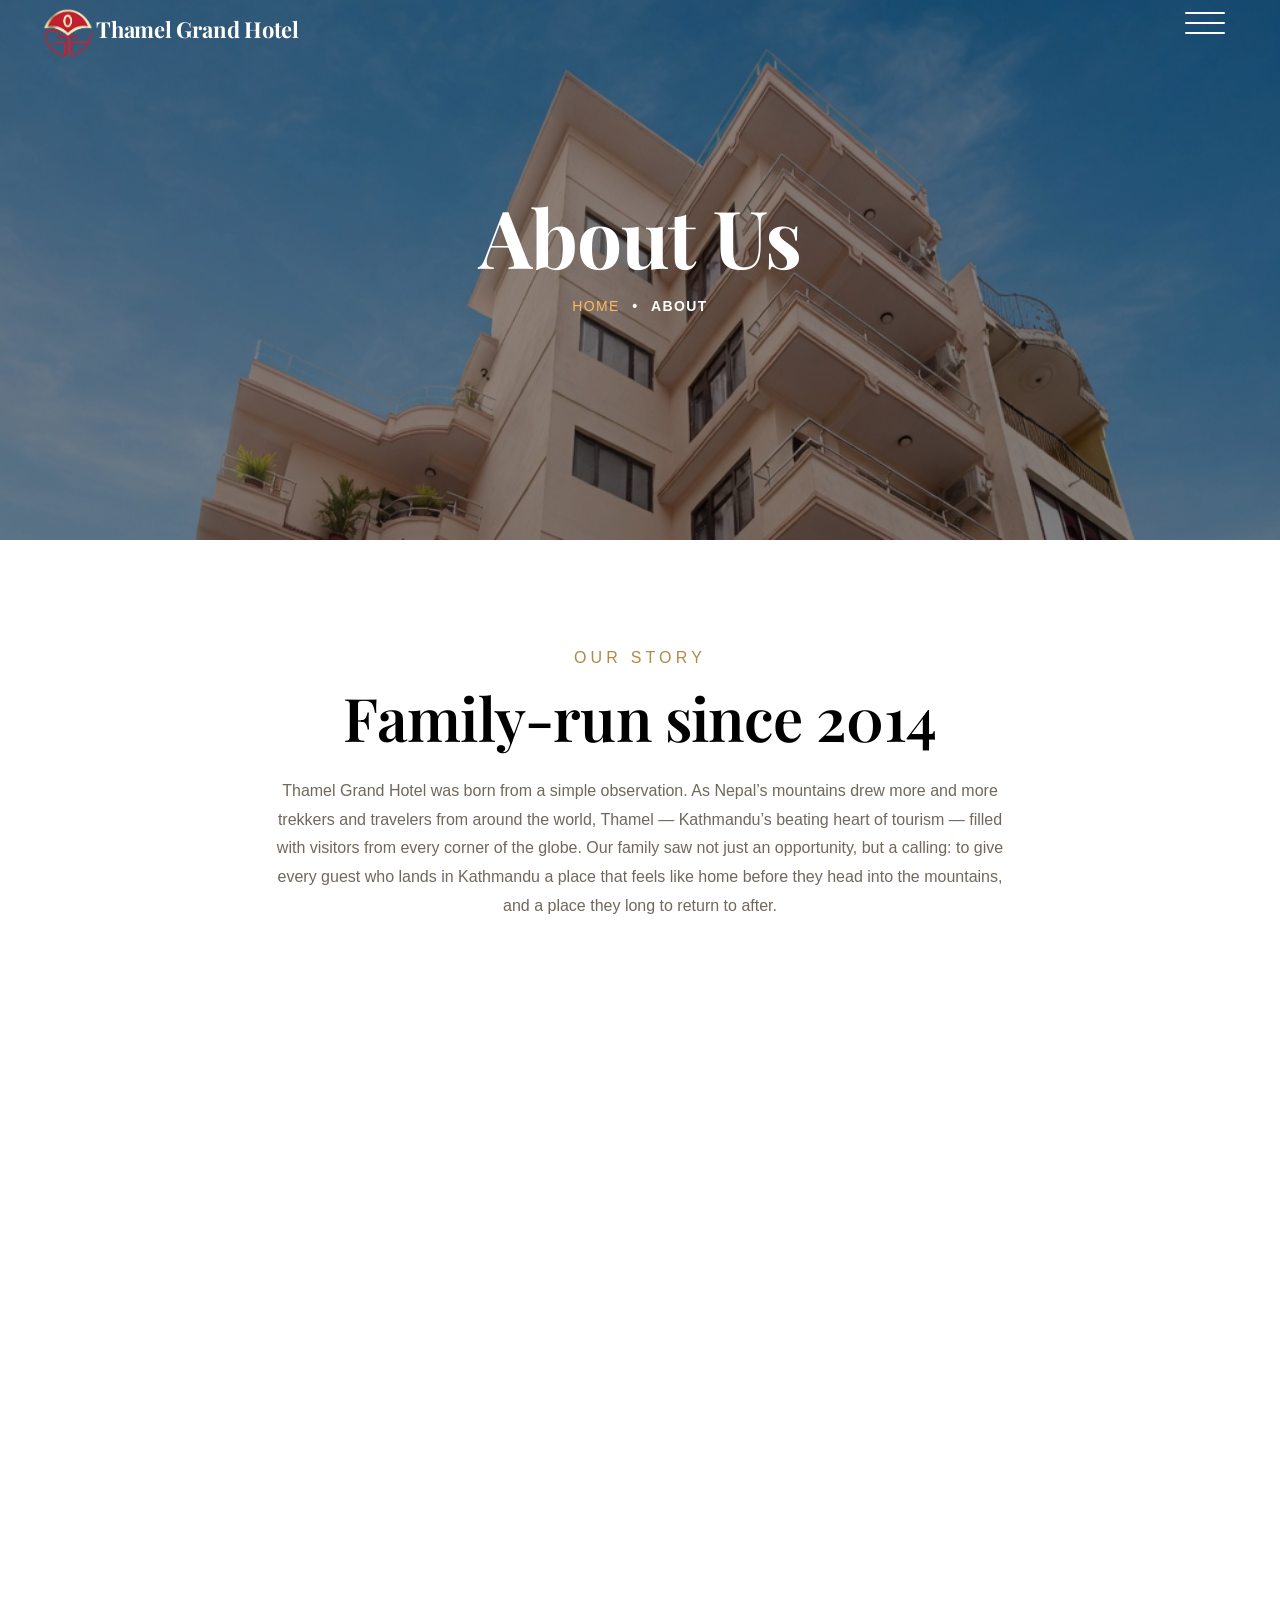
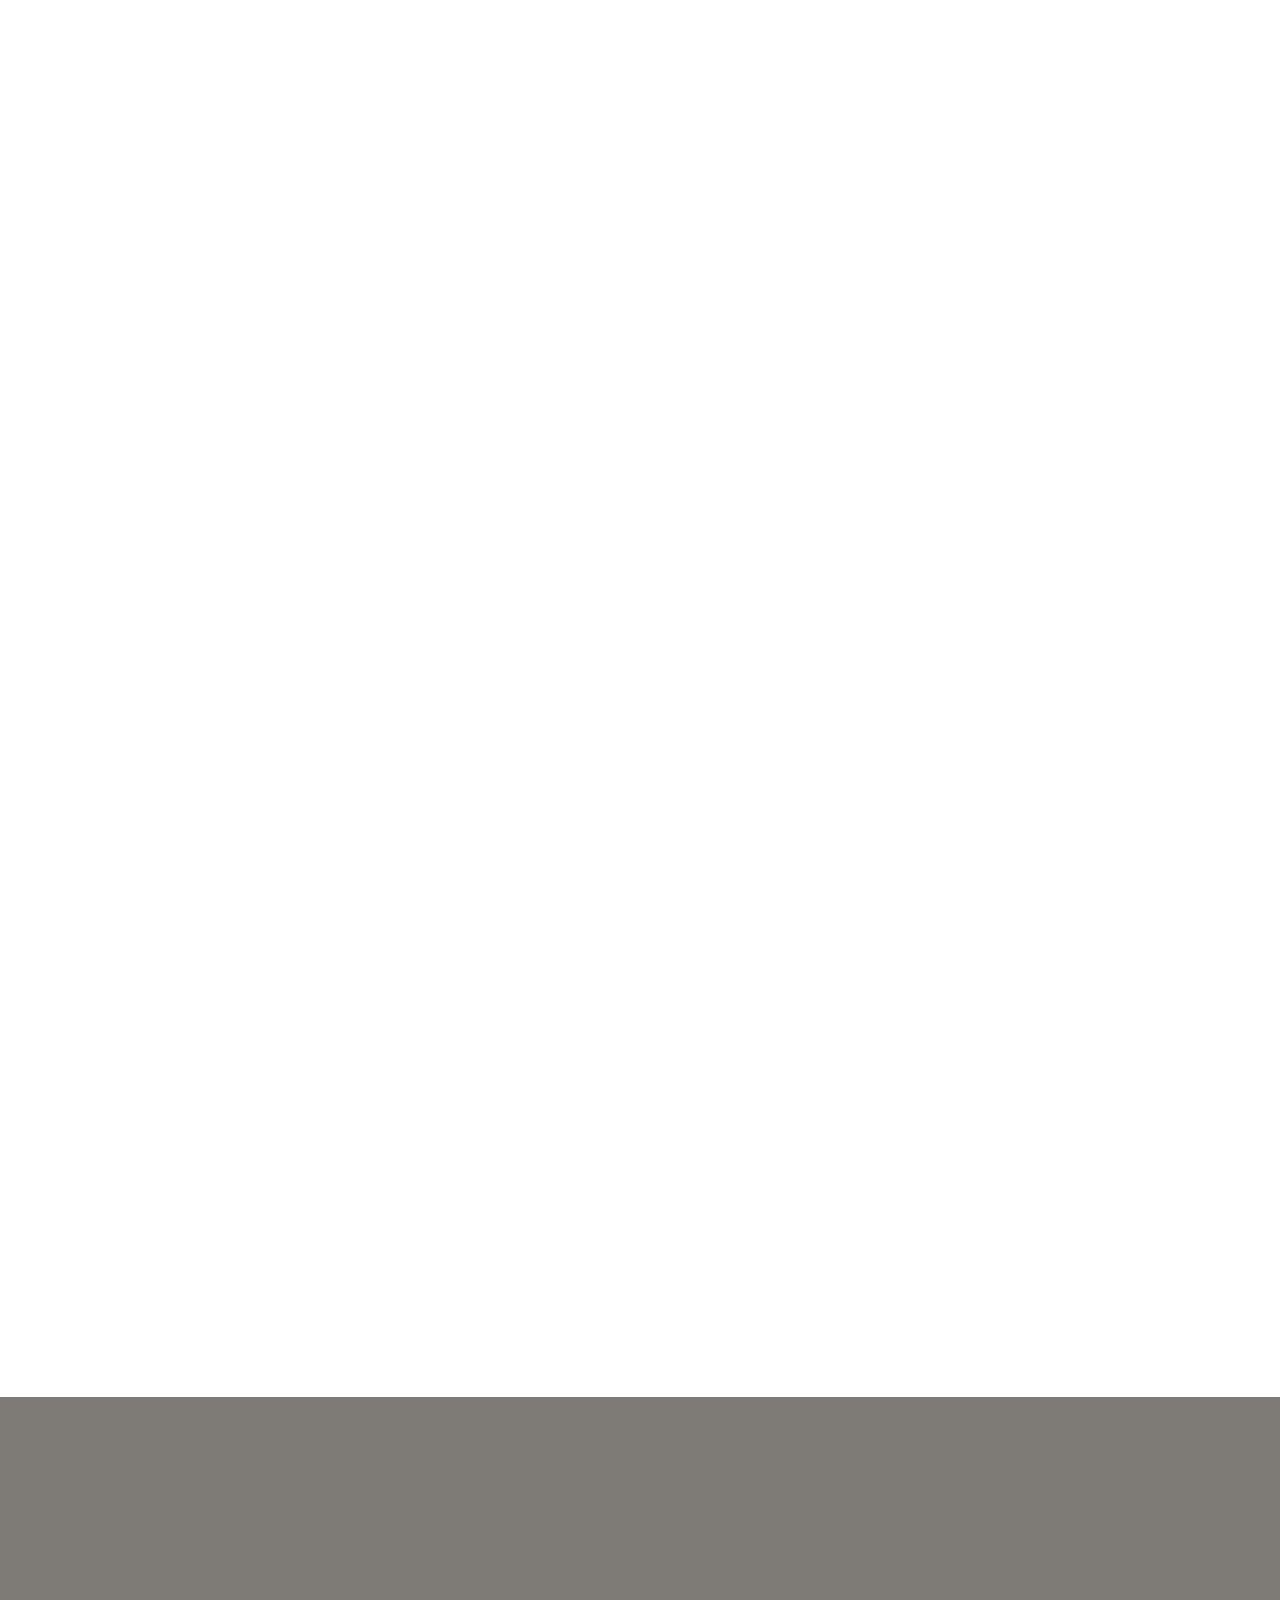
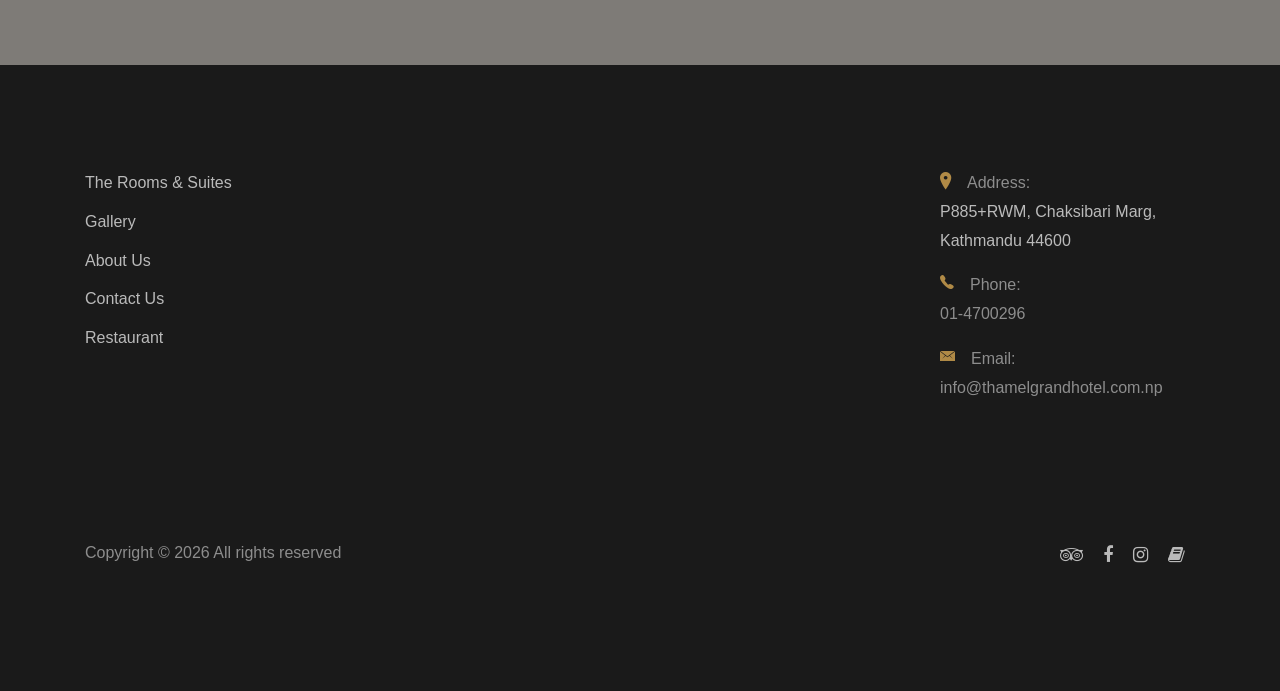
<file: about.html>
<!DOCTYPE HTML>
<html>
  <head>
    <meta charset="utf-8">
    <meta http-equiv="X-UA-Compatible" content="IE=edge">
    <title>Thamel Grand Hotel</title>
    <meta name="viewport" content="width=device-width, initial-scale=1, shrink-to-fit=no">
    <meta name="description" content="" />
    <meta name="keywords" content="" />
    <meta name="author" content="" />
    <link rel="stylesheet" type="text/css" href="https://fonts.googleapis.com/css?family=|Roboto+Sans:400,700|Playfair+Display:400,700">

    <link rel="stylesheet" href="css/bootstrap.min.css">
    <link rel="stylesheet" href="css/animate.css">
    <link rel="stylesheet" href="css/owl.carousel.min.css">
    <link rel="stylesheet" href="css/aos.css">
    <link rel="stylesheet" href="css/bootstrap-datepicker.css">
    <link rel="stylesheet" href="css/jquery.timepicker.css">
    <link rel="stylesheet" href="css/fancybox.min.css">
    
    <link rel="stylesheet" href="fonts/ionicons/css/ionicons.min.css">
    <link rel="stylesheet" href="fonts/fontawesome/css/font-awesome.min.css">

    <!-- Theme Style -->
    <link rel="stylesheet" href="css/style.css">
    <link rel="stylesheet" href="css/tgh-custom.css?v=h10">
    <link rel="stylesheet" href="css/tgh-theme.css?v=t2">
  </head>
  <body>
    
    <div id="tgh-header"></div>
    <script src="js/tgh-chrome.js?v=2"></script>
    <!-- END head -->

    <section class="site-hero inner-page overlay" style="background-image: url(images/hotel/tgh-4.jpg)" data-stellar-background-ratio="0.5">
      <div class="container">
        <div class="row site-hero-inner justify-content-center align-items-center">
          <div class="col-md-10 text-center" data-aos="fade">
            <h1 class="heading mb-3">About Us</h1>
            <ul class="custom-breadcrumbs mb-4">
              <li><a href="index.html">Home</a></li>
              <li>&bullet;</li>
              <li>About</li>
            </ul>
          </div>
        </div>
      </div>

    </section>
    <!-- END section -->



    <div class="section" id="next">
      <div class="container">

        <div class="row justify-content-center text-center mb-5">
          <div class="col-md-8">
            <span class="d-block text-primary text-uppercase letter-spacing-2 mb-2" data-aos="fade">Our story</span>
            <h2 class="heading mb-4" data-aos="fade">Family-run since 2014</h2>
            <p data-aos="fade">Thamel Grand Hotel was born from a simple observation. As Nepal&rsquo;s mountains drew more and more trekkers and travelers from around the world, Thamel &mdash; Kathmandu&rsquo;s beating heart of tourism &mdash; filled with visitors from every corner of the globe. Our family saw not just an opportunity, but a calling: to give every guest who lands in Kathmandu a place that feels like home before they head into the mountains, and a place they long to return to after.</p>
          </div>
        </div>

        <ol class="tgh-timeline" data-aos="fade">

          <li class="tl-item">
            <div class="tl-media"><img src="images/hotel/tgh-1.jpg" alt="Thamel Grand Hotel" loading="lazy" decoding="async"></div>
            <div class="tl-text">
              <span class="tl-year">2014</span>
              <h3 class="tl-title">A family opens its doors</h3>
              <p>Thamel Grand Hotel is founded as a family-run business, built on a personal vision &mdash; to help shape Nepal&rsquo;s tourism into something more welcoming, more genuine, and more memorable than what came before.</p>
            </div>
          </li>

          <li class="tl-item">
            <div class="tl-media"><img src="images/hotel/tgh-2.jpg" alt="The streets of Thamel, Kathmandu" loading="lazy" decoding="async"></div>
            <div class="tl-text">
              <span class="tl-year">Where you stay matters</span>
              <h3 class="tl-title">In the heart of Thamel</h3>
              <p>Steps away from the markets, caf&eacute;s, trekking agencies and energy that make this neighbourhood famous &mdash; while still offering a calm, comfortable retreat to return to at the end of the day.</p>
            </div>
          </li>

          <li class="tl-item">
            <div class="tl-media"><img src="images/hotel/tgh-5.jpg" alt="Guests at Thamel Grand Hotel" loading="lazy" decoding="async"></div>
            <div class="tl-text">
              <span class="tl-year">More than a stay</span>
              <h3 class="tl-title">Known by name, not room number</h3>
              <p>Our staff take pride in getting to know every guest. Many tell us that by the time they check out, our team feels less like hotel staff and more like family. That warmth is not an accident; it&rsquo;s the standard we hold ourselves to.</p>
            </div>
          </li>

          <li class="tl-item">
            <div class="tl-media"><img src="images/hotel/tgh-3.jpg" alt="Renovated rooms at Thamel Grand Hotel" loading="lazy" decoding="async"></div>
            <div class="tl-text">
              <span class="tl-year">Every year</span>
              <h3 class="tl-title">Comfort that doesn&rsquo;t stand still</h3>
              <p>We renovate and upgrade our rooms and amenities each year, listening closely to guest feedback to make sure every stay is better than the last.</p>
            </div>
          </li>

          <li class="tl-item">
            <div class="tl-media"><img src="images/hotel/tgh-4.jpg" alt="Thamel Grand Hotel today" loading="lazy" decoding="async"></div>
            <div class="tl-text">
              <span class="tl-year">Today</span>
              <h3 class="tl-title">Over a decade of welcoming travellers</h3>
              <p>More than ten years on, that first vision still guides everything we do &mdash; a home in Kathmandu before the mountains, and a place to come back to after.</p>
            </div>
          </li>

        </ol>
        </div>
        

      </div>
    </div>

    
    
    <section class="section bg-image overlay" style="background-image: url('images/hotel/tgh-4.jpg');">
        <div class="container" >
          <div class="row align-items-center">
            <div class="col-12 col-md-6 text-center mb-4 mb-md-0 text-md-left" data-aos="fade-up">
              <h2 class="text-white font-weight-bold">A Best Place To Stay. Reserve Now!</h2>
            </div>
            <div class="col-12 col-md-6 text-center text-md-right" data-aos="fade-up" data-aos-delay="200">
              <a href="reservation.html" class="btn btn-outline-white-primary py-3 text-white px-5">Reserve Now</a>
            </div>
          </div>
        </div>
      </section>

    <div id="tgh-footer"></div>
    
    <script src="js/jquery-3.3.1.min.js"></script>
    <script src="js/jquery-migrate-3.0.1.min.js"></script>
    <script src="js/popper.min.js"></script>
    <script src="js/bootstrap.min.js"></script>
    <script src="js/owl.carousel.min.js"></script>
    <script src="js/jquery.stellar.min.js"></script>
    <script src="js/jquery.fancybox.min.js"></script>
    
    
    <script src="js/aos.js"></script>
    
    <script src="js/bootstrap-datepicker.js"></script> 
    <script src="js/jquery.timepicker.min.js"></script> 

    

    <script src="js/main.js?v=2"></script>
  </body>
</html>
</file>
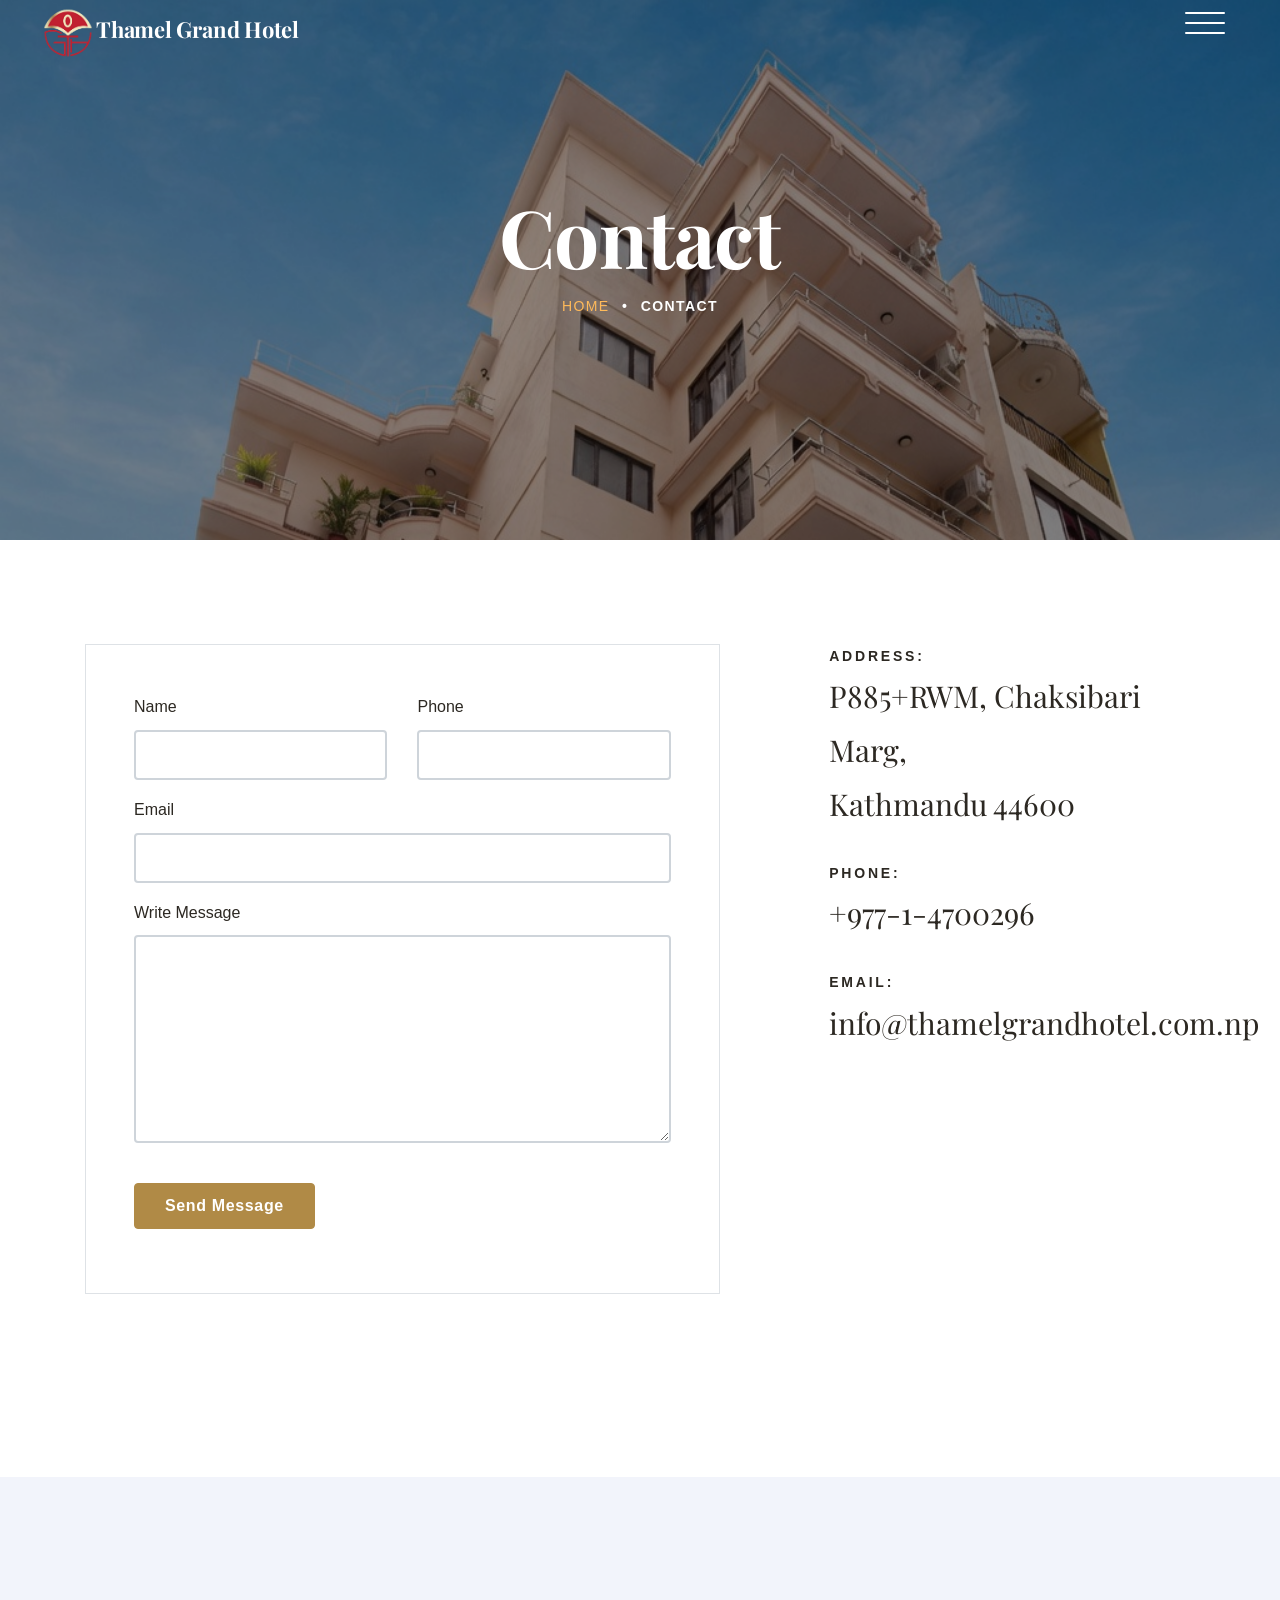
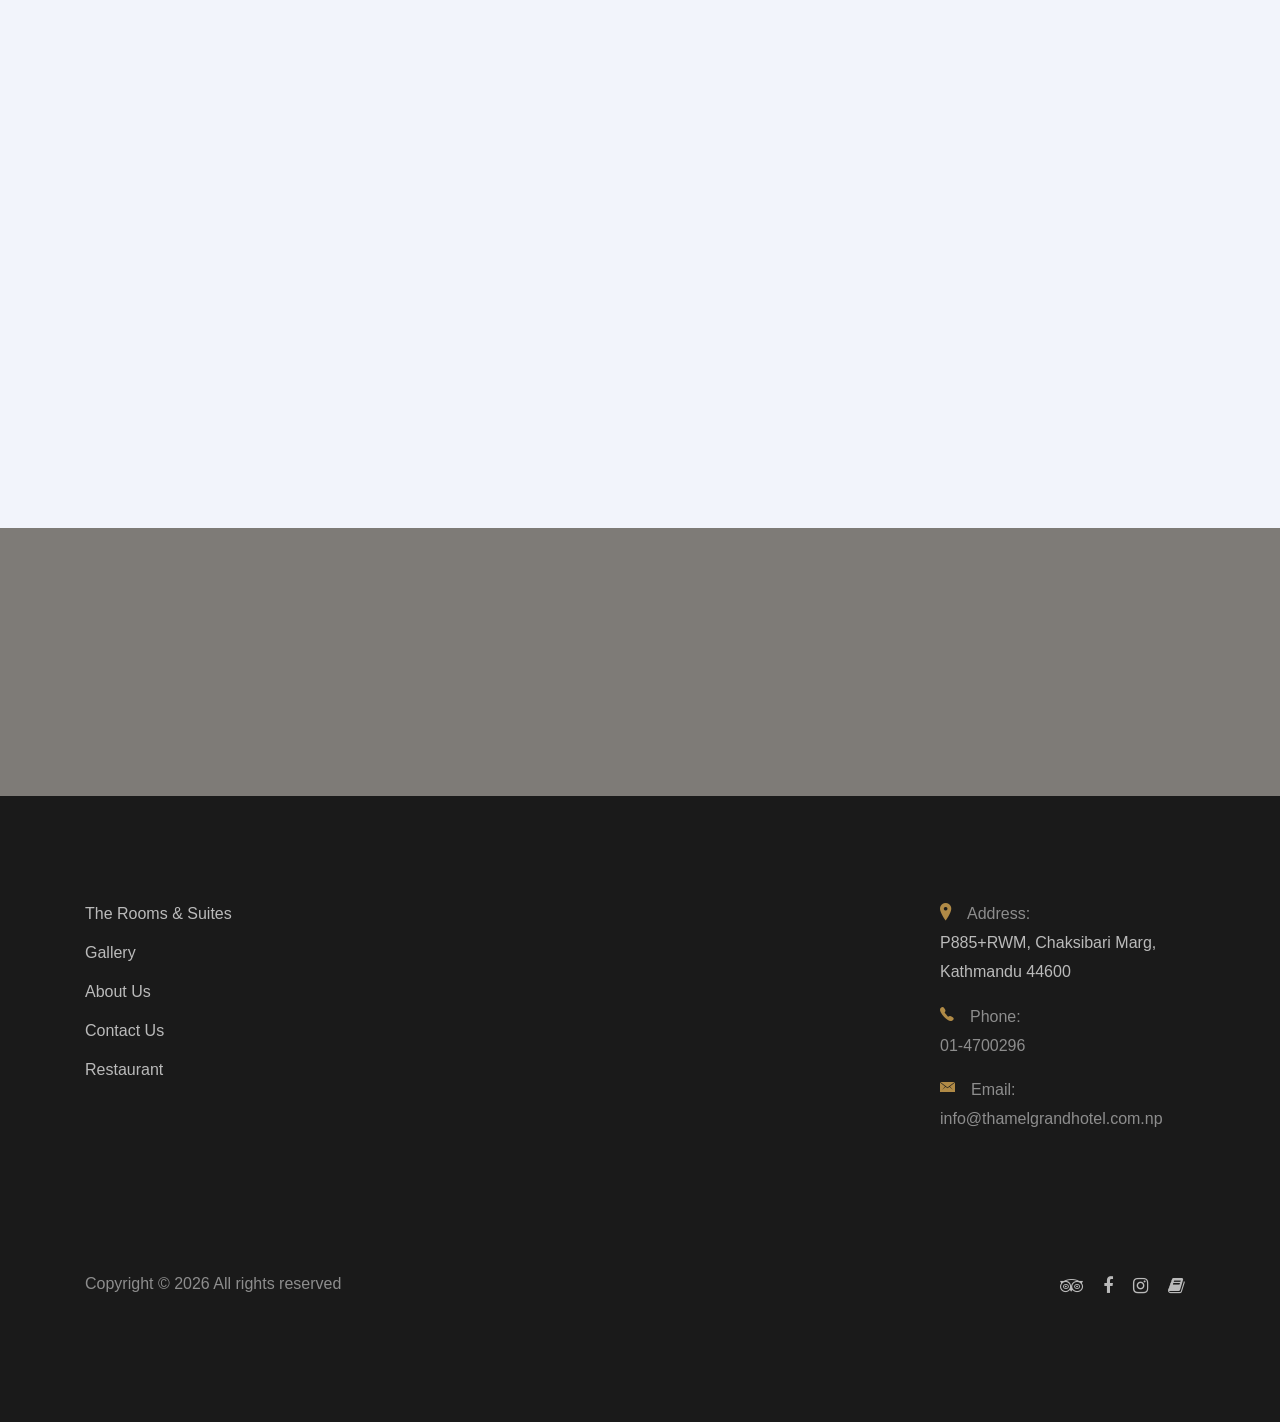
<file: contact.html>
<!DOCTYPE HTML>
<html>
  <head>
    <meta charset="utf-8">
    <meta http-equiv="X-UA-Compatible" content="IE=edge">
    <title>Thamel Grand Hotel</title>
    <meta name="viewport" content="width=device-width, initial-scale=1, shrink-to-fit=no">
    <meta name="description" content="" />
    <meta name="keywords" content="" />
    <meta name="author" content="" />
    <link rel="stylesheet" type="text/css" href="https://fonts.googleapis.com/css?family=|Roboto+Sans:400,700|Playfair+Display:400,700">

    <link rel="stylesheet" href="css/bootstrap.min.css">
    <link rel="stylesheet" href="css/animate.css">
    <link rel="stylesheet" href="css/owl.carousel.min.css">
    <link rel="stylesheet" href="css/aos.css">
    <link rel="stylesheet" href="css/bootstrap-datepicker.css">
    <link rel="stylesheet" href="css/jquery.timepicker.css">
    <link rel="stylesheet" href="css/fancybox.min.css">
    
    <link rel="stylesheet" href="fonts/ionicons/css/ionicons.min.css">
    <link rel="stylesheet" href="fonts/fontawesome/css/font-awesome.min.css">

    <!-- Theme Style -->
    <link rel="stylesheet" href="css/style.css">
    <link rel="stylesheet" href="css/tgh-custom.css?v=h10">
    <link rel="stylesheet" href="css/tgh-theme.css?v=t2">
  </head>
  <body>
    
    <div id="tgh-header"></div>
    <script src="js/tgh-chrome.js?v=2"></script>
    <!-- END head -->

    <section class="site-hero inner-page overlay" style="background-image: url(images/hotel/tgh-4.jpg)" data-stellar-background-ratio="0.5">
      <div class="container">
        <div class="row site-hero-inner justify-content-center align-items-center">
          <div class="col-md-10 text-center" data-aos="fade">
            <h1 class="heading mb-3">Contact</h1>
            <ul class="custom-breadcrumbs mb-4">
              <li><a href="index.html">Home</a></li>
              <li>&bullet;</li>
              <li>Contact</li>
            </ul>
          </div>
        </div>
      </div>

    </section>
    <!-- END section -->

    <section class="section contact-section" id="next">
      <div class="container">
        <div class="row">
          <div class="col-md-7" data-aos="fade-up" data-aos-delay="100">
            
            <form id="contactForm" action="#" method="post" class="bg-white p-md-5 p-4 mb-5 border" novalidate>
              <div class="row">
                <div class="col-md-6 form-group">
                  <label for="name">Name</label>
                  <input type="text" id="name" name="name" class="form-control" required>
                </div>
                <div class="col-md-6 form-group">
                  <label for="phone">Phone</label>
                  <input type="text" id="phone" name="phone" class="form-control">
                </div>
              </div>
          
              <div class="row">
                <div class="col-md-12 form-group">
                  <label for="email">Email</label>
                  <input type="email" id="email" name="email" class="form-control" required>
                </div>
              </div>
              <div class="row mb-4">
                <div class="col-md-12 form-group">
                  <label for="message">Write Message</label>
                  <textarea name="message" id="message" class="form-control" cols="30" rows="8" required></textarea>
                </div>
              </div>
              <div class="row">
                <div class="col-md-6 form-group">
                  <input type="submit" value="Send Message" class="btn btn-primary text-white font-weight-bold">
                </div>
              </div>
              <div id="contactStatus" role="status" aria-live="polite"></div>
            </form>

          </div>
          <div class="col-md-5" data-aos="fade-up" data-aos-delay="200">
            <div class="row">
              <div class="col-md-10 ml-auto contact-info">
                <p><span class="d-block">Address:</span> <span> P885+RWM, Chaksibari Marg,<br> Kathmandu 44600</span></p>
                <p><span class="d-block">Phone:</span> <span> +977-1-4700296</span></p>
                <p><span class="d-block">Email:</span> <span> info@thamelgrandhotel.com.np</span></p>
              </div>
            </div>
            <div class="row mt-4">
              <div class="col-md-10 ml-auto">
                <iframe title="Thamel Grand Hotel location" src="https://maps.google.com/maps?q=27.7170826,85.3098029&z=16&output=embed" width="100%" height="260" style="border:0;border-radius:8px;" loading="lazy" referrerpolicy="no-referrer-when-downgrade"></iframe>
              </div>
            </div>
          </div>
        </div>
      </div>
    </section>

    <section class="section testimonial-section bg-light">
      <div class="container">
        <div class="row justify-content-center text-center mb-5">
          <div class="col-md-7">
            <h2 class="heading" data-aos="fade-up">People Says</h2>
          </div>
        </div>
        <div class="row">
          <div class="js-carousel-2 owl-carousel mb-5" data-aos="fade-up" data-aos-delay="200">

            <div class="testimonial text-center slider-item">
              <div class="author-image mb-3"><div style="width:70px;height:70px;border-radius:50%;margin:0 auto;display:flex;align-items:center;justify-content:center;background:#8e4d3b;color:#fff;font-size:24px;font-weight:600;">LS</div></div>
              <blockquote><p>&ldquo;A perfect base in Thamel &mdash; spotless room, warm staff, and the rooftop caf&eacute; breakfast was a lovely start to every day.&rdquo;</p></blockquote>
              <p><em>&mdash; Lukas Schneider</em></p>
            </div>

            <div class="testimonial text-center slider-item">
              <div class="author-image mb-3"><div style="width:70px;height:70px;border-radius:50%;margin:0 auto;display:flex;align-items:center;justify-content:center;background:#3b6ea5;color:#fff;font-size:24px;font-weight:600;">SS</div></div>
              <blockquote><p>&ldquo;Comfortable, quiet rooms right in the middle of everything. The team went out of their way to help us plan our trek.&rdquo;</p></blockquote>
              <p><em>&mdash; Sujata Shrestha</em></p>
            </div>

            <div class="testimonial text-center slider-item">
              <div class="author-image mb-3"><div style="width:70px;height:70px;border-radius:50%;margin:0 auto;display:flex;align-items:center;justify-content:center;background:#4b7a52;color:#fff;font-size:24px;font-weight:600;">HY</div></div>
              <blockquote><p>&ldquo;Great location, friendly service and excellent value. The city-view room was bright and immaculate. Highly recommended.&rdquo;</p></blockquote>
              <p><em>&mdash; Hiroshi Yamamoto</em></p>
            </div>

            <div class="testimonial text-center slider-item">
              <div class="author-image mb-3"><div style="width:70px;height:70px;border-radius:50%;margin:0 auto;display:flex;align-items:center;justify-content:center;background:#8a5a9e;color:#fff;font-size:24px;font-weight:600;">AW</div></div>
              <blockquote><p>&ldquo;We loved the rooftop garden and the momos at Black Olives Caf&eacute;. Looked after from check-in to check-out.&rdquo;</p></blockquote>
              <p><em>&mdash; Anna Weber</em></p>
            </div>

          </div>
            <!-- END slider -->
        </div>

      </div>
    </section>

    
    
    <section class="section bg-image overlay" style="background-image: url('images/hotel/tgh-4.jpg');">
        <div class="container" >
          <div class="row align-items-center">
            <div class="col-12 col-md-6 text-center mb-4 mb-md-0 text-md-left" data-aos="fade-up">
              <h2 class="text-white font-weight-bold">A Best Place To Stay. Reserve Now!</h2>
            </div>
            <div class="col-12 col-md-6 text-center text-md-right" data-aos="fade-up" data-aos-delay="200">
              <a href="reservation.html" class="btn btn-outline-white-primary py-3 text-white px-5">Reserve Now</a>
            </div>
          </div>
        </div>
      </section>

    <div id="tgh-footer"></div>
    
    <script src="js/jquery-3.3.1.min.js"></script>
    <script src="js/jquery-migrate-3.0.1.min.js"></script>
    <script src="js/popper.min.js"></script>
    <script src="js/bootstrap.min.js"></script>
    <script src="js/owl.carousel.min.js"></script>
    <script src="js/jquery.stellar.min.js"></script>
    <script src="js/jquery.fancybox.min.js"></script>
    
    
    <script src="js/aos.js"></script>
    
    <script src="js/bootstrap-datepicker.js"></script> 
    <script src="js/jquery.timepicker.min.js"></script> 

    

    <script src="js/main.js?v=2"></script>
    <script src="js/contact-form.js?v=1"></script>
  </body>
</html>
</file>
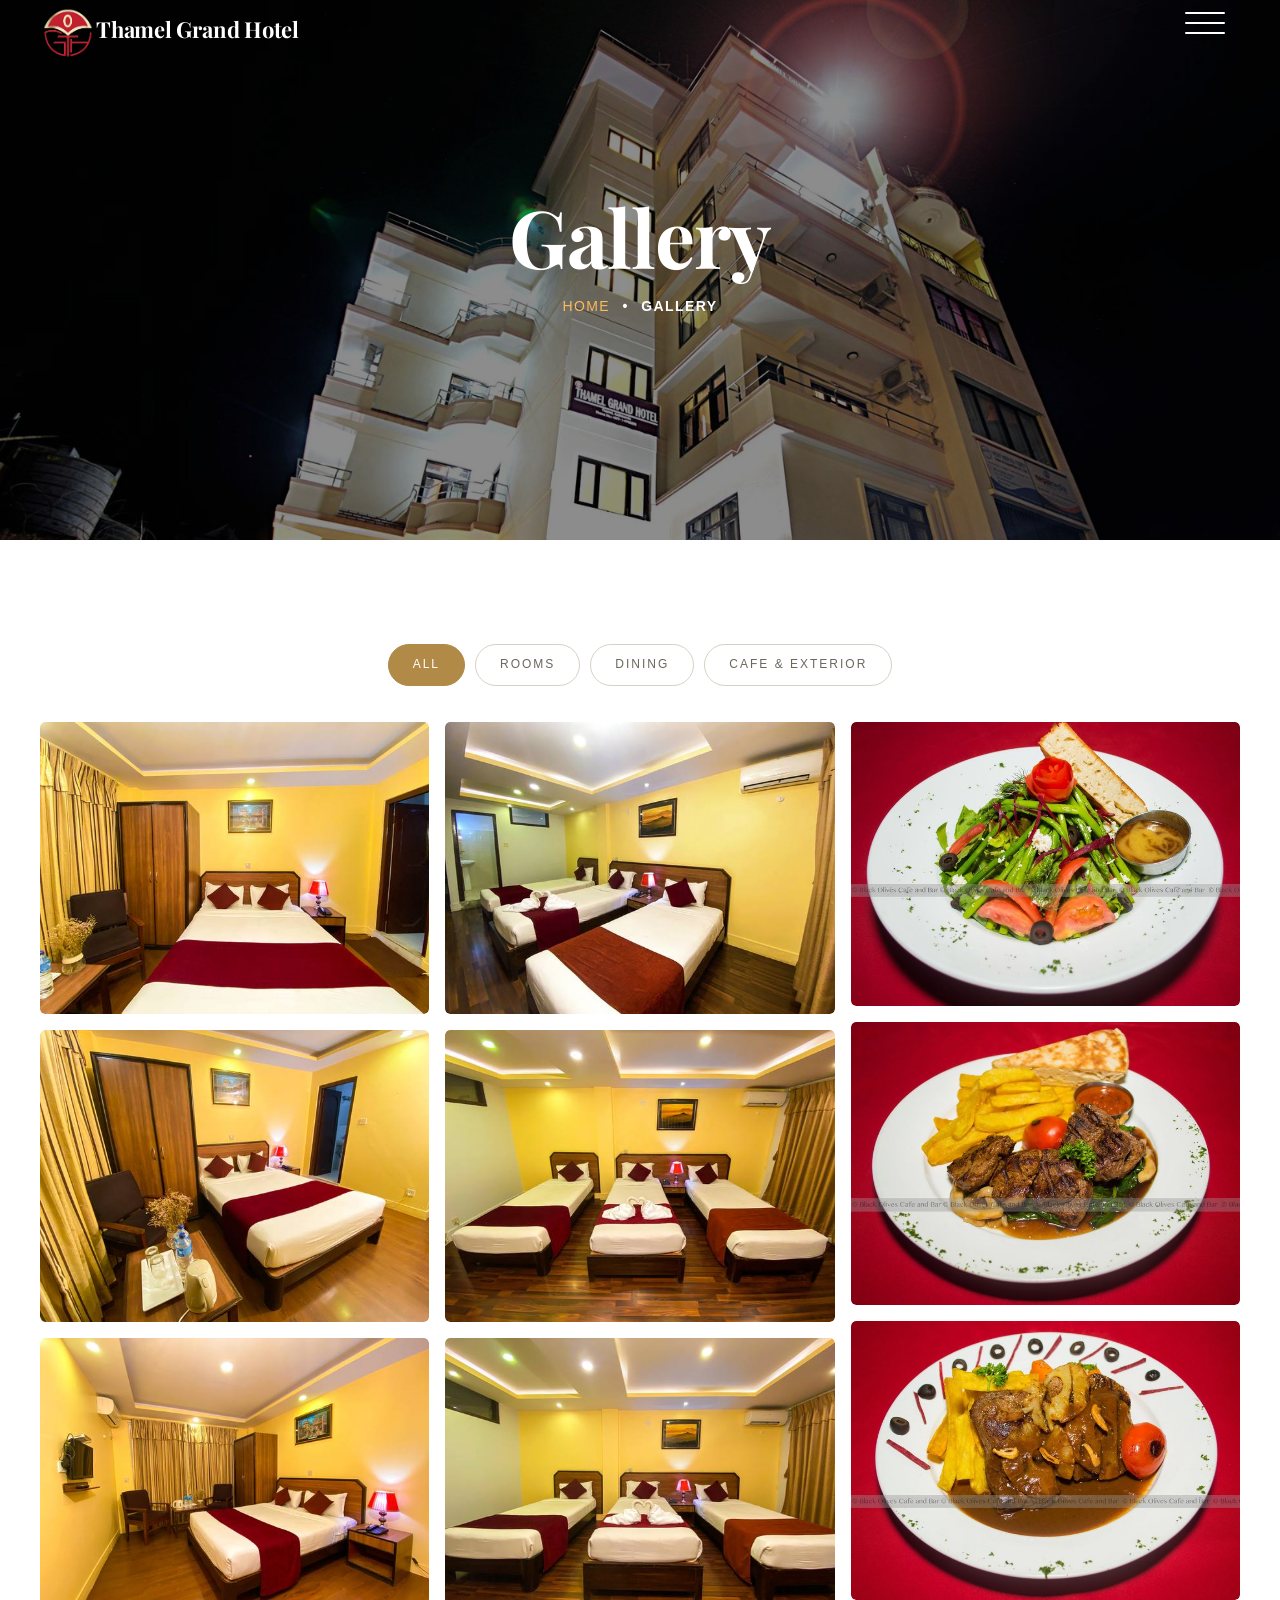
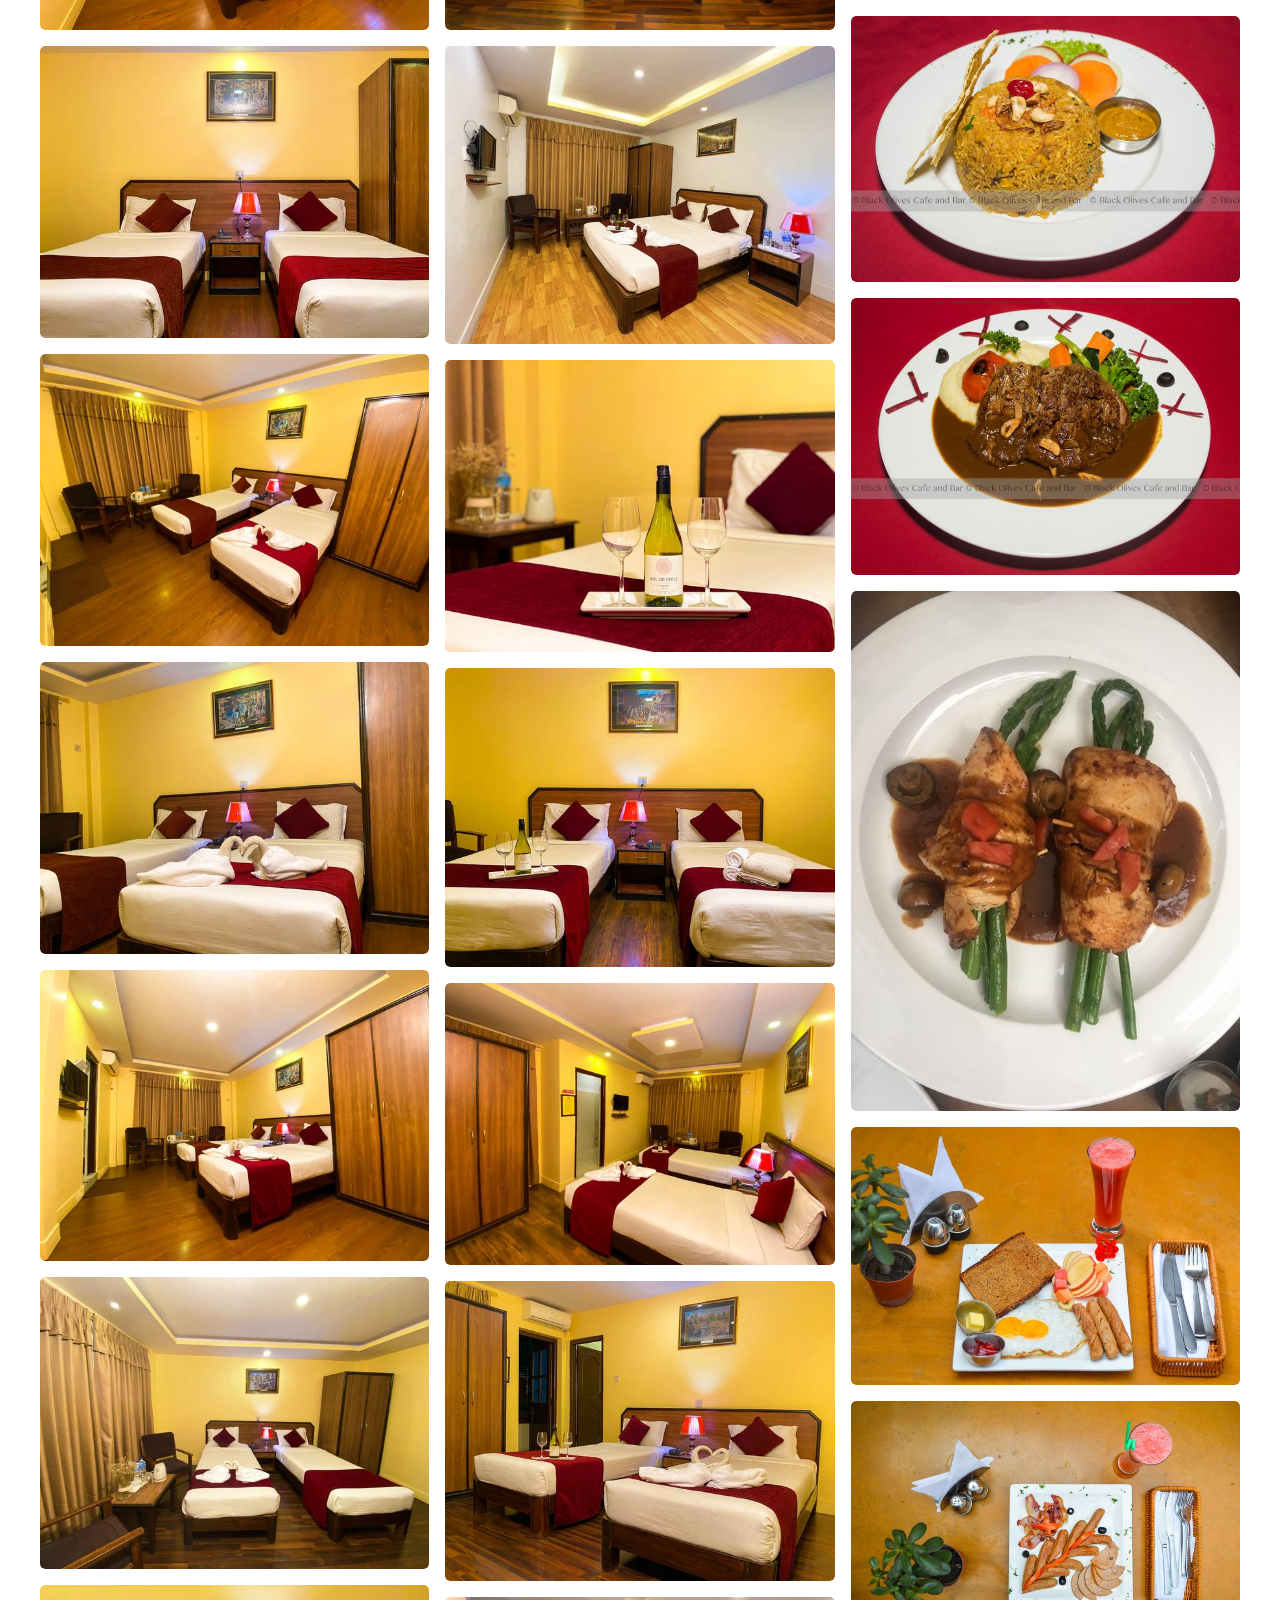
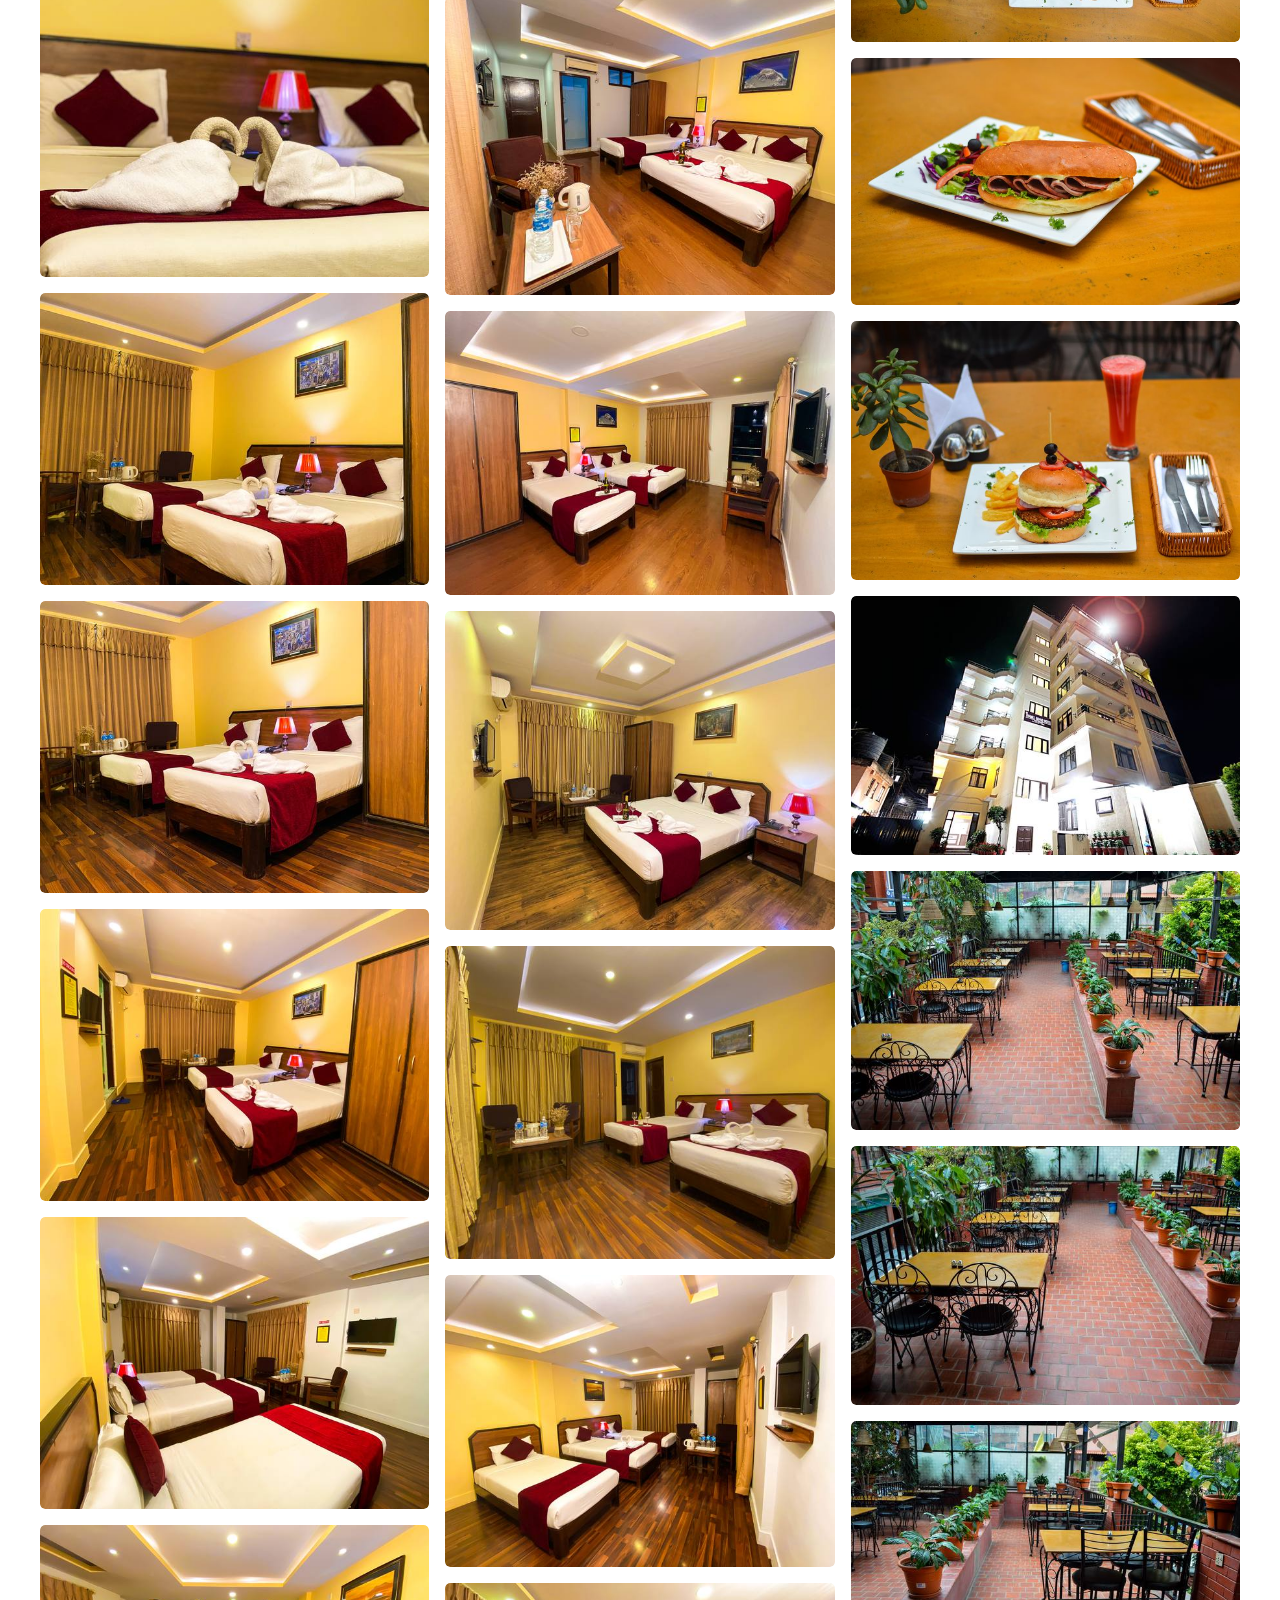
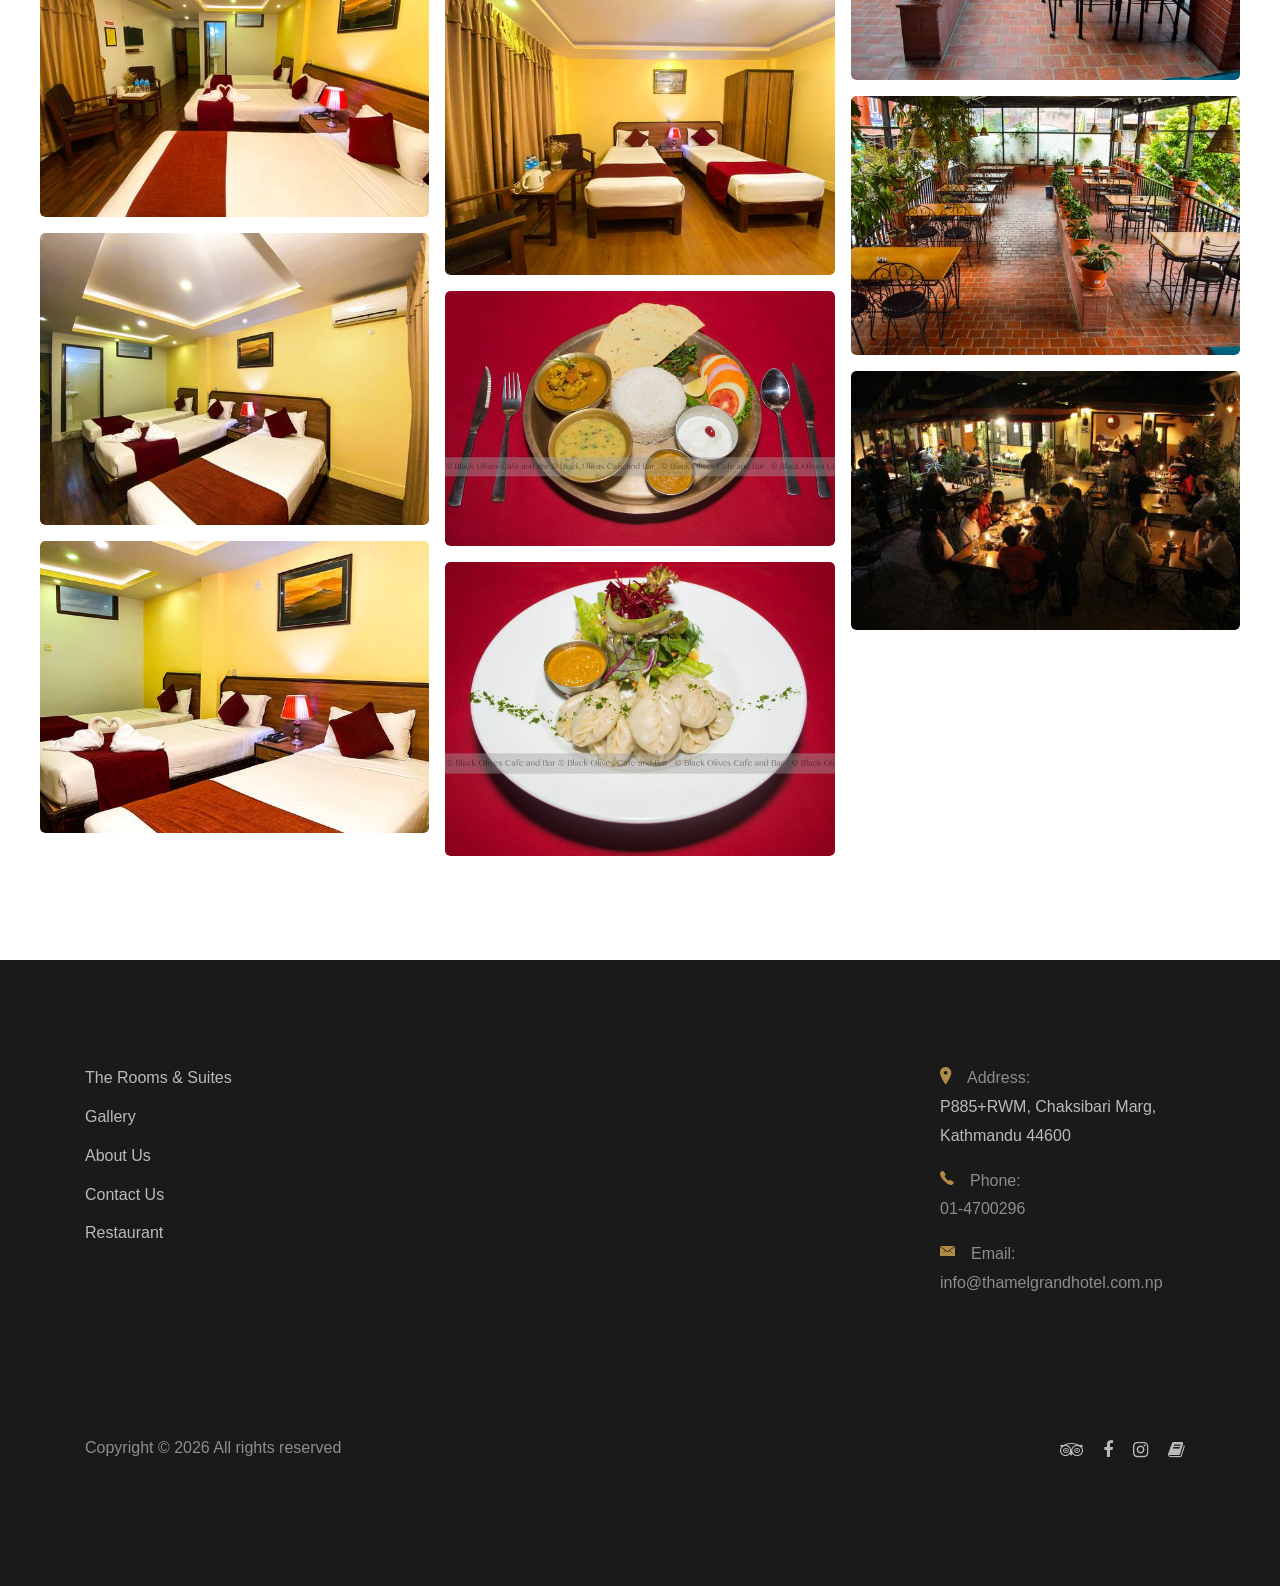
<file: gallery.html>
<!DOCTYPE HTML>
<html>
  <head>
    <meta charset="utf-8">
    <meta http-equiv="X-UA-Compatible" content="IE=edge">
    <title>Gallery &mdash; Thamel Grand Hotel</title>
    <meta name="viewport" content="width=device-width, initial-scale=1, shrink-to-fit=no">
    <meta name="description" content="" />
    <meta name="keywords" content="" />
    <meta name="author" content="" />
    <link rel="stylesheet" type="text/css" href="https://fonts.googleapis.com/css?family=|Roboto+Sans:400,700|Playfair+Display:400,700">

    <link rel="stylesheet" href="css/bootstrap.min.css">
    <link rel="stylesheet" href="css/animate.css">
    <link rel="stylesheet" href="css/owl.carousel.min.css">
    <link rel="stylesheet" href="css/aos.css">
    <link rel="stylesheet" href="css/bootstrap-datepicker.css">
    <link rel="stylesheet" href="css/jquery.timepicker.css">
    <link rel="stylesheet" href="css/fancybox.min.css">
    
    <link rel="stylesheet" href="fonts/ionicons/css/ionicons.min.css">
    <link rel="stylesheet" href="fonts/fontawesome/css/font-awesome.min.css">

    <!-- Theme Style -->
    <link rel="stylesheet" href="css/style.css">
      <link rel="stylesheet" href="css/tgh-custom.css?v=h10">
    <link rel="stylesheet" href="css/tgh-theme.css?v=t2">
  </head>

  <body>
    
    <div id="tgh-header"></div>
    <script src="js/tgh-chrome.js?v=2"></script>
    <!-- END head -->

        <section class="site-hero inner-page overlay" style="background-image: url(images/gallery/place-01.jpg)" data-stellar-background-ratio="0.5">
      <div class="container">
        <div class="row site-hero-inner justify-content-center align-items-center">
          <div class="col-md-10 text-center" data-aos="fade">
            <h1 class="heading mb-3">Gallery</h1>
            <ul class="custom-breadcrumbs mb-4">
              <li><a href="index.html">Home</a></li>
              <li>&bullet;</li>
              <li>Gallery</li>
            </ul>
          </div>
        </div>
      </div>
    </section>

    <section class="section">
      <div class="tgh-gallery-wrap">
        <div class="tgh-gallery-filters" id="galleryFilters" role="tablist" aria-label="Filter photos"></div>
        <div class="tgh-grid" id="galleryGrid"></div>
      </div>
    </section>

    <div id="tgh-footer"></div>

    <script src="js/jquery-3.3.1.min.js"></script>
    <script src="js/popper.min.js"></script>
    <script src="js/bootstrap.min.js"></script>
    <script src="js/aos.js"></script>
    <script src="js/main.js?v=2"></script>
    <script src="js/gallery-data.js?v=g2"></script>
    <script src="js/tgh-lightbox.js?v=g2"></script>
    <script src="js/gallery-init.js?v=g1"></script>
  </body>
</html>
</file>
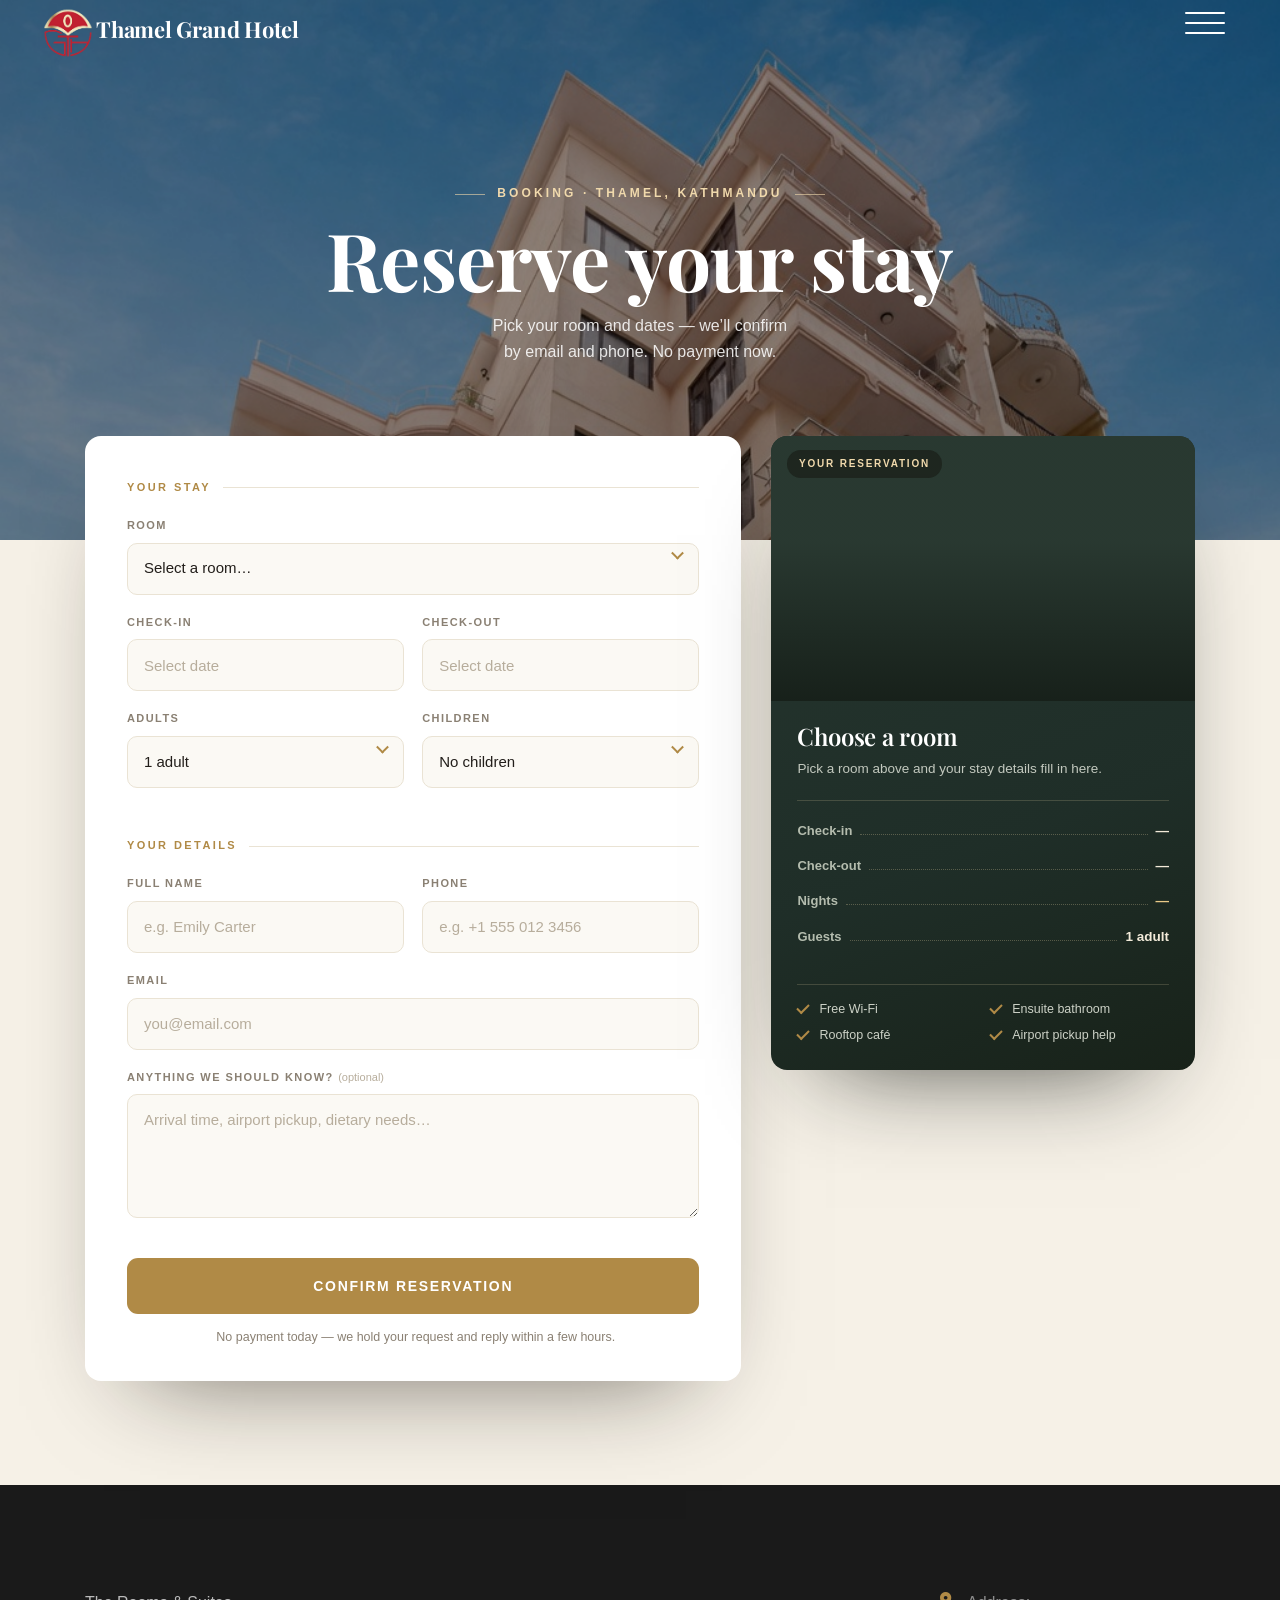
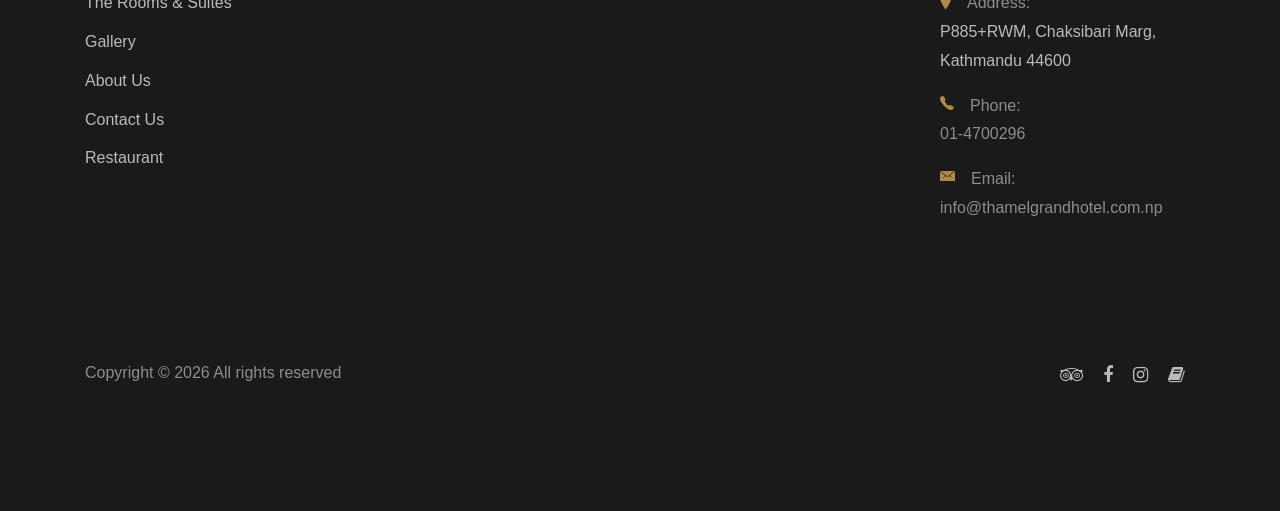
<file: reservation.html>
<!DOCTYPE HTML>
<html>
  <head>
    <meta charset="utf-8">
    <meta http-equiv="X-UA-Compatible" content="IE=edge">
    <title>Thamel Grand Hotel</title>
    <meta name="viewport" content="width=device-width, initial-scale=1, shrink-to-fit=no">
    <meta name="description" content="" />
    <meta name="keywords" content="" />
    <meta name="author" content="" />
    <link rel="stylesheet" type="text/css" href="https://fonts.googleapis.com/css?family=|Roboto+Sans:400,700|Playfair+Display:400,700">

    <link rel="stylesheet" href="css/bootstrap.min.css">
    <link rel="stylesheet" href="css/animate.css">
    <link rel="stylesheet" href="css/owl.carousel.min.css">
    <link rel="stylesheet" href="css/aos.css">
    <link rel="stylesheet" href="css/bootstrap-datepicker.css">
    <link rel="stylesheet" href="css/jquery.timepicker.css">
    <link rel="stylesheet" href="css/fancybox.min.css">
    
    <link rel="stylesheet" href="fonts/ionicons/css/ionicons.min.css">
    <link rel="stylesheet" href="fonts/fontawesome/css/font-awesome.min.css">

    <!-- Theme Style -->
    <link rel="stylesheet" href="css/style.css">
    <link rel="stylesheet" href="css/tgh-custom.css?v=h10">
    <link rel="stylesheet" href="css/tgh-theme.css?v=t2">
    <link rel="stylesheet" href="css/tgh-reserve.css?v=r2">
  </head>
  <body>
    
    <div id="tgh-header"></div>
    <script src="js/tgh-chrome.js?v=2"></script>
    <!-- END head -->

    <section class="site-hero inner-page overlay tgh-reserve-hero" style="background-image: url(images/hotel/tgh-4.jpg)" data-stellar-background-ratio="0.5">
      <div class="container">
        <div class="row site-hero-inner justify-content-center align-items-center">
          <div class="col-md-10 text-center" data-aos="fade">
            <span class="tgh-eyebrow-line">Booking &middot; Thamel, Kathmandu</span>
            <h1 class="heading mb-2">Reserve your stay</h1>
            <p class="rz-hero-sub">Pick your room and dates &mdash; we&rsquo;ll confirm by email and phone. No payment now.</p>
          </div>
        </div>
      </div>
    </section>
    <!-- END section -->

    <section class="tgh-reserve" id="next">
      <div class="container">
        <div class="tgh-reserve-grid">

          <!-- Booking form -->
          <form id="reservation" class="rz-form" data-aos="fade-up">

            <fieldset class="rz-group">
              <legend class="rz-eyebrow">Your stay</legend>

              <div class="rz-field rz-full rz-select">
                <label for="room">Room</label>
                <select name="room" id="room" class="form-control">
                  <option value="">Loading rooms&hellip;</option>
                </select>
              </div>

              <div class="rz-row">
                <div class="rz-field">
                  <label for="checkin_date">Check&#8209;in</label>
                  <input type="text" id="checkin_date" class="form-control" name="check_in" placeholder="Select date" autocomplete="off" readonly>
                </div>
                <div class="rz-field">
                  <label for="checkout_date">Check&#8209;out</label>
                  <input type="text" id="checkout_date" class="form-control" name="check_out" placeholder="Select date" autocomplete="off" readonly>
                </div>
              </div>

              <div class="rz-row">
                <div class="rz-field rz-select">
                  <label for="adults">Adults</label>
                  <select name="adult" id="adults" class="form-control">
                    <option value="1">1 adult</option>
                    <option value="2">2 adults</option>
                    <option value="3">3 adults</option>
                    <option value="4+">4+ adults</option>
                  </select>
                </div>
                <div class="rz-field rz-select">
                  <label for="children">Children</label>
                  <select name="children" id="children" class="form-control">
                    <option value="0">No children</option>
                    <option value="1">1 child</option>
                    <option value="2">2 children</option>
                    <option value="3">3 children</option>
                  </select>
                </div>
              </div>
            </fieldset>

            <fieldset class="rz-group">
              <legend class="rz-eyebrow">Your details</legend>

              <div class="rz-row">
                <div class="rz-field">
                  <label for="name">Full name</label>
                  <input type="text" id="name" class="form-control" name="name" placeholder="e.g. Emily Carter" autocomplete="name">
                </div>
                <div class="rz-field">
                  <label for="phone">Phone</label>
                  <input type="tel" id="phone" class="form-control" name="phone" placeholder="e.g. +1 555 012 3456" autocomplete="tel">
                </div>
              </div>

              <div class="rz-field rz-full">
                <label for="email">Email</label>
                <input type="email" id="email" class="form-control" name="email" placeholder="you@email.com" autocomplete="email">
              </div>

              <div class="rz-field rz-full">
                <label for="message">Anything we should know? <span style="text-transform:none;letter-spacing:0;color:#b7ad9c;">(optional)</span></label>
                <textarea name="description" id="message" class="form-control" rows="4" placeholder="Arrival time, airport pickup, dietary needs&hellip;"></textarea>
              </div>
            </fieldset>

            <div class="rz-actions">
              <button type="submit" id="submitButton" class="rz-submit">Confirm reservation</button>
              <p class="rz-status" id="reserveStatus" role="status" aria-live="polite"></p>
              <p class="rz-fineprint"><span class="ion-ios-lock"></span>No payment today &mdash; we hold your request and reply within a few hours.</p>
            </div>
          </form>

          <!-- Live reservation summary — the "front desk" card -->
          <aside class="rz-summary" data-aos="fade-up" data-aos-delay="100" aria-label="Your reservation summary">
            <div class="rz-summary-media" id="rzMedia">
              <span class="rz-summary-tag">Your reservation</span>
            </div>
            <div class="rz-summary-body">
              <h2 class="rz-summary-room" id="rzRoomName">Choose a room</h2>
              <p class="rz-summary-desc" id="rzRoomDesc">Pick a room above and your stay details fill in here.</p>

              <dl class="rz-dl">
                <div class="rz-dl-row"><dt>Check&#8209;in</dt><span class="rz-lead"></span><dd id="rzIn">&mdash;</dd></div>
                <div class="rz-dl-row"><dt>Check&#8209;out</dt><span class="rz-lead"></span><dd id="rzOut">&mdash;</dd></div>
                <div class="rz-dl-row"><dt>Nights</dt><span class="rz-lead"></span><dd id="rzNights" class="rz-accent">&mdash;</dd></div>
                <div class="rz-dl-row"><dt>Guests</dt><span class="rz-lead"></span><dd id="rzGuests">1 adult</dd></div>
              </dl>

              <ul class="rz-perks">
                <li>Free Wi&#8209;Fi</li>
                <li>Ensuite bathroom</li>
                <li>Rooftop caf&eacute;</li>
                <li>Airport pickup help</li>
              </ul>
            </div>
          </aside>

        </div>

        <!-- Full-page confirmation (shown after a successful booking) -->
        <div id="rzConfirm" class="rz-confirm" hidden></div>
      </div>
    </section>
  
    <div id="tgh-footer"></div>
    
    <script src="js/jquery-3.3.1.min.js"></script>
    <script src="js/jquery-migrate-3.0.1.min.js"></script>
    <script src="js/popper.min.js"></script>
    <script src="js/bootstrap.min.js"></script>
    <script src="js/owl.carousel.min.js"></script>
    <script src="js/jquery.stellar.min.js"></script>
    <script src="js/jquery.fancybox.min.js"></script>
    
    
    <script src="js/aos.js"></script>
    
    <script src="js/bootstrap-datepicker.js"></script> 
    <script src="js/jquery.timepicker.min.js"></script> 

    

    <script src="js/main.js?v=2"></script>
    <script src="js/tgh-api.js?v=20260820g"></script>

    <script>

      // Room details for the live summary card (mirrors STATIC_ROOMS in tgh-api.js).
      var RZ_ROOMS = {
        '1': { name: 'Deluxe Single / Double Room', img: 'images/rooms/single-1.jpg', desc: 'A comfortable room for one or two guests, with a cosy double bed and ensuite bathroom.' },
        '2': { name: 'Deluxe Twin Room', img: 'images/rooms/twin-1.jpg', desc: 'A bright room with two separate beds — ideal for friends or colleagues.' },
        '4': { name: 'Deluxe Triple Room', img: 'images/rooms/triple-1.jpg', desc: 'A spacious room that comfortably sleeps three, with three beds.' },
        '5': { name: 'Deluxe Family Suite Room', img: 'images/rooms/family-1.jpg', desc: 'A roomy suite for families, with a sitting area and flexible bedding.' },
        '6': { name: 'Luxurious City View Room', img: 'images/rooms/cityview-1.jpg', desc: 'Our top-floor room with bright city views and a plush bed.' }
      };
      var MONTHS = { January:'01',February:'02',March:'03',April:'04',May:'05',June:'06',July:'07',August:'08',September:'09',October:'10',November:'11',December:'12' };

      function convertDate(dateString) {
        var parts = String(dateString || '').split(' ');
        if (parts.length < 3) return '';
        var day = parts[0], month = parts[1].replace(',', '').trim(), year = parts[2];
        if (!MONTHS[month]) return '';
        return year + '-' + MONTHS[month] + '-' + (day.length < 2 ? '0' + day : day);
      }
      function fmtShort(dateString) {
        var iso = convertDate(dateString);
        if (!iso) return '—';
        var d = new Date(iso + 'T00:00:00');
        if (isNaN(d.getTime())) return '—';
        return d.toLocaleDateString('en-GB', { weekday: 'short', day: 'numeric', month: 'short' });
      }
      function guestsLabel() {
        var a = document.getElementById('adults').value || '1';
        var c = document.getElementById('children').value || '0';
        var out = (a === '4+' ? '4+ adults' : a + (a === '1' ? ' adult' : ' adults'));
        var cn = Number(c) || 0;
        if (cn > 0) out += ' · ' + cn + (cn === 1 ? ' child' : ' children');
        return out;
      }

      function updateSummary() {
        var room = RZ_ROOMS[document.getElementById('room').value];
        var media = document.getElementById('rzMedia');
        document.getElementById('rzRoomName').textContent = room ? room.name : 'Choose a room';
        document.getElementById('rzRoomDesc').textContent = room ? room.desc : 'Pick a room above and your stay details fill in here.';
        media.style.backgroundImage = room ? "url('" + room.img + "')" : '';

        var inStr = document.getElementById('checkin_date').value;
        var outStr = document.getElementById('checkout_date').value;
        document.getElementById('rzIn').textContent = inStr ? fmtShort(inStr) : '—';
        document.getElementById('rzOut').textContent = outStr ? fmtShort(outStr) : '—';

        var ci = convertDate(inStr), co = convertDate(outStr), nights = '—';
        if (ci && co) {
          var n = Math.round((new Date(co) - new Date(ci)) / 86400000);
          nights = n > 0 ? (n + (n === 1 ? ' night' : ' nights')) : '—';
        }
        document.getElementById('rzNights').textContent = nights;
        document.getElementById('rzGuests').textContent = guestsLabel();
      }

      $(document).ready(function () {
        // Prefill from the home-page availability bar, if present.
        var q = new URLSearchParams(window.location.search);
        if (q.get('start_date')) $('#checkin_date').datepicker('setDate', q.get('start_date'));
        if (q.get('end_date')) $('#checkout_date').datepicker('setDate', q.get('end_date'));
        if (q.get('adult')) document.getElementById('adults').value = q.get('adult');
        if (q.get('children')) document.getElementById('children').value = q.get('children');

        // Live summary: react to every field that describes the stay.
        $('#room, #adults, #children').on('change', updateSummary);
        $('#checkin_date, #checkout_date').on('change changeDate', updateSummary);
        // #room is filled by tgh-api.js after load — refresh once it's ready.
        setTimeout(updateSummary, 60);
        setTimeout(updateSummary, 400);
      });

      var statusEl = document.getElementById('reserveStatus');
      function setStatus(kind, msg) {
        statusEl.className = 'rz-status ' + (kind === 'ok' ? 'is-ok' : 'is-err');
        statusEl.textContent = msg;
      }

      document.getElementById('reservation').addEventListener('submit', function (e) {
        e.preventDefault();
        submitForm();
      });

      function submitForm() {
        var f = document.getElementById('reservation');
        var room = f.room.value, ci = f.check_in.value, co = f.check_out.value;
        var name = f.name.value.trim(), phone = f.phone.value.trim(), email = f.email.value.trim();

        if (!room) return setStatus('err', 'Please choose a room.');
        if (!ci || !co) return setStatus('err', 'Please pick your check-in and check-out dates.');
        if (convertDate(co) <= convertDate(ci)) return setStatus('err', 'Check-out must be after check-in.');
        if (!name) return setStatus('err', 'Please add your name so we know who’s coming.');
        if (!phone && !email) return setStatus('err', 'Add a phone or email so we can confirm your stay.');

        var payload = {
          room: room,
          name: name, phone: phone, email: email,
          check_in: convertDate(ci), check_out: convertDate(co),
          adult: Number(f.adult.value) || 0,
          children: Number(f.children.value) || 0,
          description: f.description.value
        };

        var btn = document.getElementById('submitButton');
        btn.disabled = true; btn.textContent = 'Sending…';
        setStatus('ok', 'Sending your request…');

        fetch('/api/bookings', {
          method: 'POST',
          headers: { 'Content-Type': 'application/json' },
          body: JSON.stringify({ data: payload })
        })
        .then(async function (r) {
          var body = await r.json().catch(function () { return {}; });
          if (!r.ok) throw new Error((body.error && body.error.message) || ('HTTP ' + r.status));
          return body;
        })
        .then(function (body) {
          var ref = body && body.data && body.data.id;
          showConfirmation(payload, ref);
        })
        .catch(function (err) {
          console.error('Booking error:', err);
          setStatus('err', 'Sorry, we couldn’t send that (' + err.message + '). Please call us on 01-4700296 and we’ll book you in.');
          btn.disabled = false; btn.textContent = 'Confirm reservation';
        });
      }

      function showConfirmation(p, ref) {
        var room = RZ_ROOMS[p.room] || { name: 'Your room', img: '' };
        function isoLong(iso) {
          if (!iso) return '—';
          var d = new Date(iso + 'T00:00:00');
          return isNaN(d.getTime()) ? '—' : d.toLocaleDateString('en-GB', { weekday: 'short', day: 'numeric', month: 'long', year: 'numeric' });
        }
        var nights = '—';
        if (p.check_in && p.check_out) {
          var n = Math.round((new Date(p.check_out) - new Date(p.check_in)) / 86400000);
          if (n > 0) nights = n + (n === 1 ? ' night' : ' nights');
        }
        var guests = (p.adult || 0) + ((p.adult === 1) ? ' adult' : ' adults');
        if (p.children > 0) guests += ' · ' + p.children + (p.children === 1 ? ' child' : ' children');
        var contact = [p.phone, p.email].filter(Boolean).join(' &middot; ') || '—';
        var first = (p.name || '').trim().split(' ')[0] || 'there';

        function esc(s) { return String(s == null ? '' : s).replace(/[&<>"]/g, function (c) { return { '&': '&amp;', '<': '&lt;', '>': '&gt;', '"': '&quot;' }[c]; }); }
        function row(label, value, accent) {
          return '<div class="rz-dl-row"><dt>' + label + '</dt><span class="rz-lead"></span><dd' + (accent ? ' class="rz-accent"' : '') + '>' + value + '</dd></div>';
        }

        var html =
          '<div class="rz-confirm-card">' +
            '<div class="rz-confirm-media"' + (room.img ? ' style="background-image:url(\'' + room.img + '\')"' : '') + '>' +
              '<span class="rz-check" aria-hidden="true">&#10003;</span>' +
            '</div>' +
            '<div class="rz-confirm-body">' +
              '<span class="rz-confirm-eyebrow">Reservation received</span>' +
              '<h2>Thank you, ' + esc(first) + '!</h2>' +
              '<p class="rz-confirm-lead">Your request is in. We&rsquo;ll confirm your stay by email or phone within a few hours &mdash; there&rsquo;s nothing more to do right now.</p>' +
              '<dl class="rz-confirm-dl">' +
                row('Room', esc(room.name)) +
                row('Check&#8209;in', isoLong(p.check_in)) +
                row('Check&#8209;out', isoLong(p.check_out)) +
                row('Nights', nights, true) +
                row('Guests', esc(guests)) +
                row('Name', esc(p.name || '—')) +
                row('Contact', contact) +
                (ref ? row('Reference', '#' + ref, true) : '') +
              '</dl>' +
              '<p class="rz-confirm-note"><span class="ion-ios-lock"></span>No payment was taken. Keep your reference for any questions.</p>' +
              '<div class="rz-confirm-actions">' +
                '<a href="index.html" class="rz-btn-primary">Back to home</a>' +
                '<a href="rooms.html" class="rz-btn-ghost">Explore more rooms</a>' +
              '</div>' +
            '</div>' +
          '</div>';

        document.querySelector('.tgh-reserve-grid').style.display = 'none';
        var c = document.getElementById('rzConfirm');
        c.innerHTML = html;
        c.hidden = false;
        var top = document.querySelector('.tgh-reserve').getBoundingClientRect().top + window.pageYOffset - 80;
        window.scrollTo({ top: top, behavior: 'smooth' });
      }
    </script>
  </body>
</html>
</file>
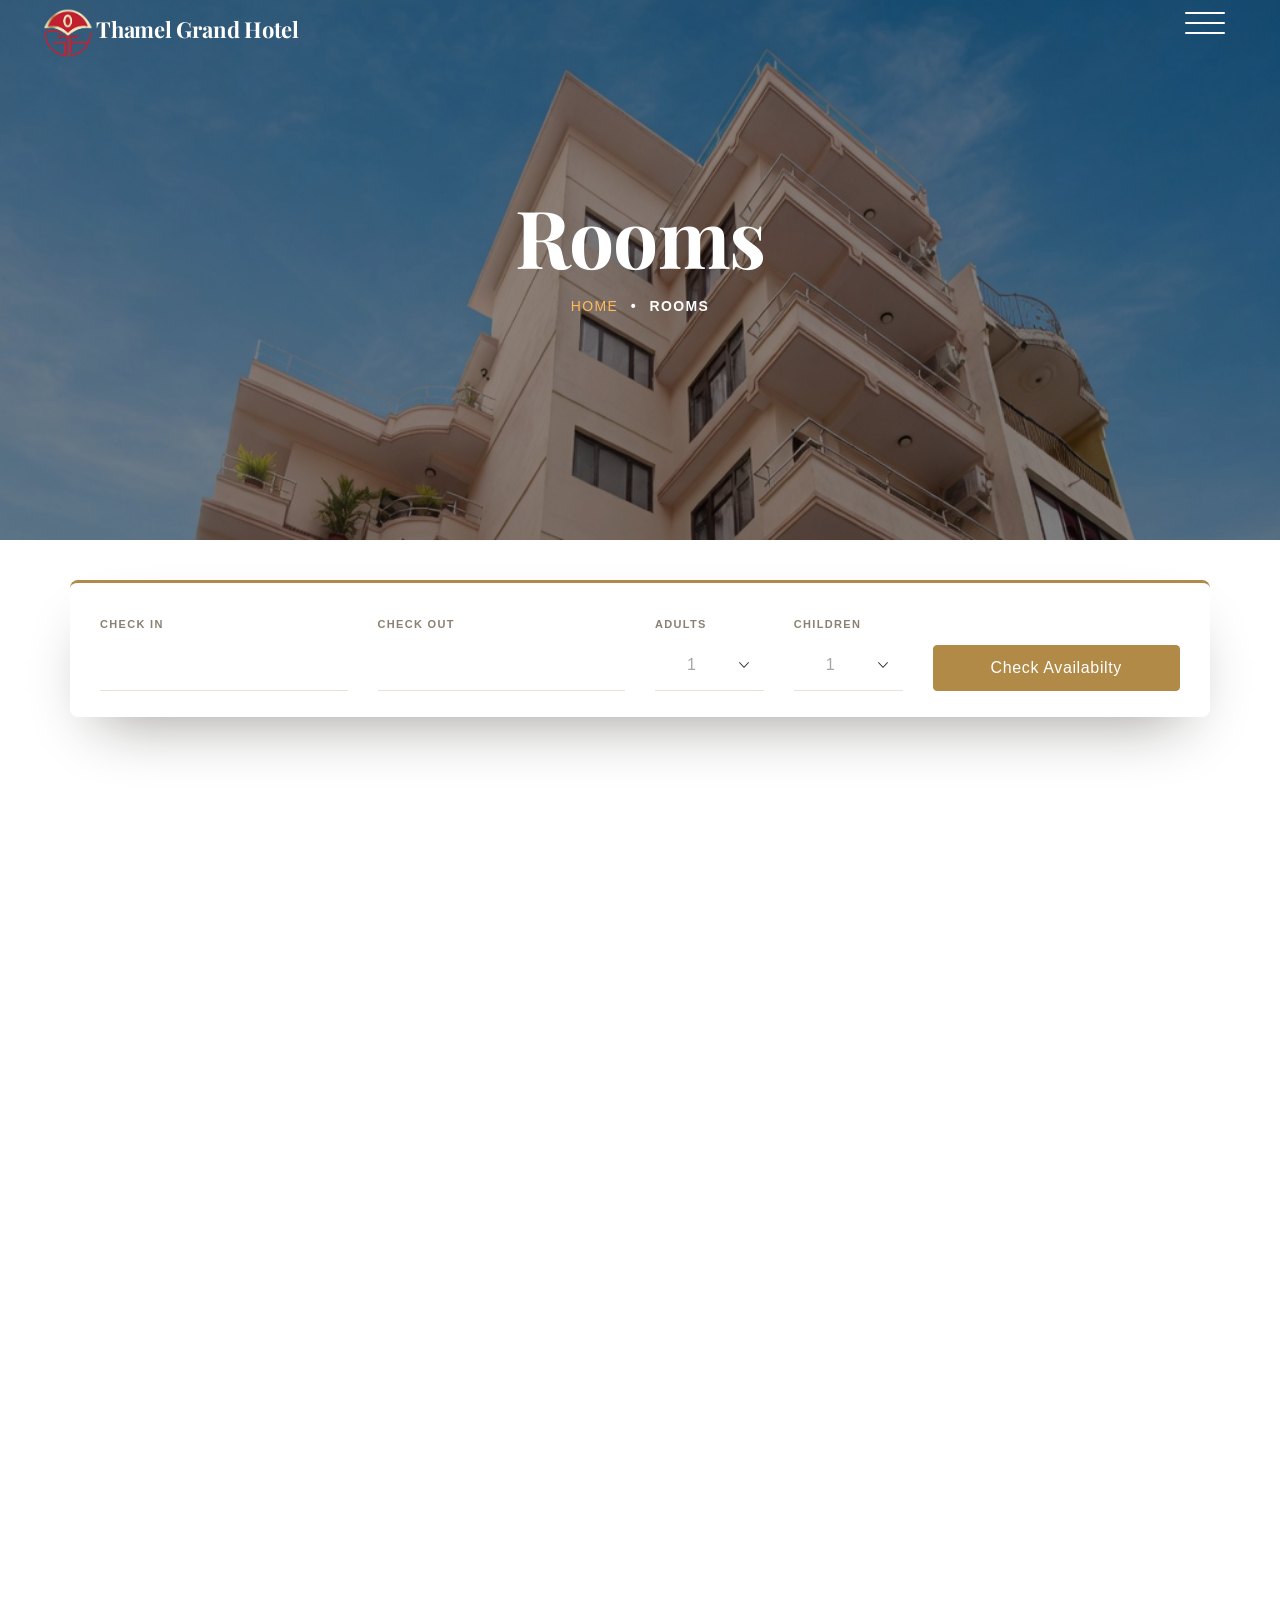
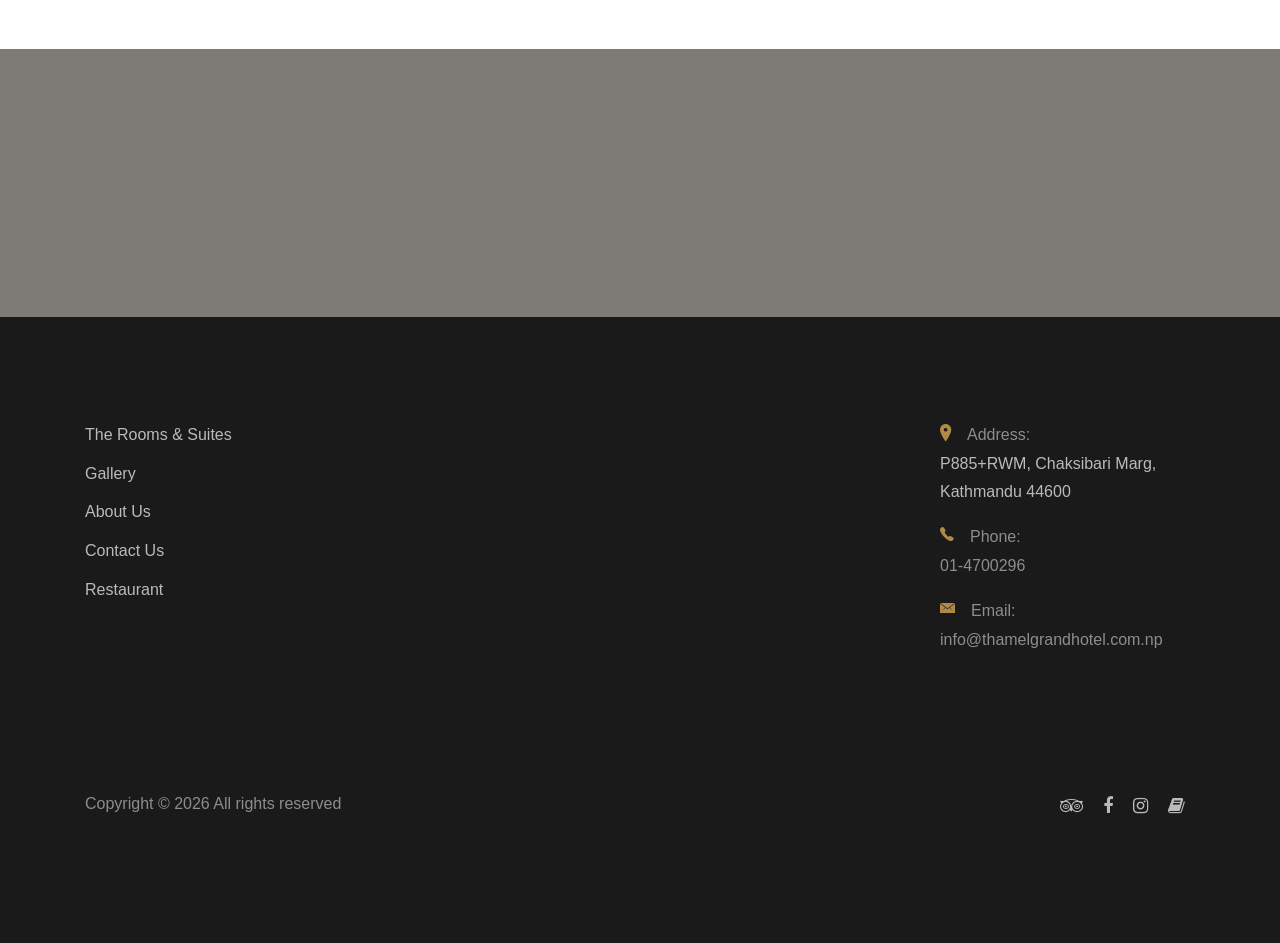
<file: rooms.html>
<!DOCTYPE HTML>
<html>
  <head>
    <meta charset="utf-8">
    <meta http-equiv="X-UA-Compatible" content="IE=edge">
    <title>Thamel Grand Hotel</title>
    <meta name="viewport" content="width=device-width, initial-scale=1, shrink-to-fit=no">
    <meta name="description" content="" />
    <meta name="keywords" content="" />
    <meta name="author" content="" />
    <link rel="stylesheet" type="text/css" href="https://fonts.googleapis.com/css?family=|Roboto+Sans:400,700|Playfair+Display:400,700">

    <link rel="stylesheet" href="css/bootstrap.min.css">
    <link rel="stylesheet" href="css/animate.css">
    <link rel="stylesheet" href="css/owl.carousel.min.css">
    <link rel="stylesheet" href="css/aos.css">
    <link rel="stylesheet" href="css/bootstrap-datepicker.css">
    <link rel="stylesheet" href="css/jquery.timepicker.css">
    <link rel="stylesheet" href="css/fancybox.min.css">
    
    <link rel="stylesheet" href="fonts/ionicons/css/ionicons.min.css">
    <link rel="stylesheet" href="fonts/fontawesome/css/font-awesome.min.css">

    <!-- Theme Style -->
    <link rel="stylesheet" href="css/style.css">
    <link rel="stylesheet" href="css/tgh-custom.css?v=h10">
    <link rel="stylesheet" href="css/tgh-theme.css?v=t2">
  </head>
  <body>
    
    <div id="tgh-header"></div>
    <script src="js/tgh-chrome.js?v=2"></script>
    <!-- END head -->

    <section class="site-hero inner-page overlay" style="background-image: url(images/hotel/tgh-4.jpg)" data-stellar-background-ratio="0.5">
      <div class="container">
        <div class="row site-hero-inner justify-content-center align-items-center">
          <div class="col-md-10 text-center" data-aos="fade">
            <h1 class="heading mb-3">Rooms</h1>
            <ul class="custom-breadcrumbs mb-4">
              <li><a href="index.html">Home</a></li>
              <li>&bullet;</li>
              <li>Rooms</li>
            </ul>
          </div>
        </div>
      </div>

    </section>
    <!-- END section -->

    <section class="section pb-4">
      <div class="container">
       
        <div class="row check-availabilty" id="next">
          <div class="block-32" data-aos="fade-up" data-aos-offset="-200">

            <form action="rooms.html#">
              <div class="row">
                <div class="col-md-6 mb-3 mb-lg-0 col-lg-3">
                  <label for="checkin_date" class="font-weight-bold text-black">Check In</label>
                  <div class="field-icon-wrap">
                    <div class="icon"><span class="icon-calendar"></span></div>
                    <input type="text" id="checkin_date" class="form-control">
                  </div>
                </div>
                <div class="col-md-6 mb-3 mb-lg-0 col-lg-3">
                  <label for="checkout_date" class="font-weight-bold text-black">Check Out</label>
                  <div class="field-icon-wrap">
                    <div class="icon"><span class="icon-calendar"></span></div>
                    <input type="text" id="checkout_date" class="form-control">
                  </div>
                </div>
                <div class="col-md-6 mb-3 mb-md-0 col-lg-3">
                  <div class="row">
                    <div class="col-md-6 mb-3 mb-md-0">
                      <label for="adults" class="font-weight-bold text-black">Adults</label>
                      <div class="field-icon-wrap">
                        <div class="icon"><span class="ion-ios-arrow-down"></span></div>
                        <select name="" id="adults" class="form-control">
                          <option value="">1</option>
                          <option value="">2</option>
                          <option value="">3</option>
                          <option value="">4+</option>
                        </select>
                      </div>
                    </div>
                    <div class="col-md-6 mb-3 mb-md-0">
                      <label for="children" class="font-weight-bold text-black">Children</label>
                      <div class="field-icon-wrap">
                        <div class="icon"><span class="ion-ios-arrow-down"></span></div>
                        <select name="" id="children" class="form-control">
                          <option value="">1</option>
                          <option value="">2</option>
                          <option value="">3</option>
                          <option value="">4+</option>
                        </select>
                      </div>
                    </div>
                  </div>
                </div>
                <div class="col-md-6 col-lg-3 align-self-end">
                  <button class="btn btn-primary btn-block text-white">Check Availabilty</button>
                </div>
              </div>
            </form>
          </div>


        </div>
      </div>
    </section>

    
    <!-- <section class="section">
      <div class="container">
      
        <div class="site-block-half d-block d-lg-flex bg-white" data-aos="fade" data-aos-delay="100">
          <a href="rooms.html#" class="image d-block bg-image-2" style="background-image: url('images/img_1.jpg');"></a>
          <div class="text">
            
            <h2 class="mb-4">Family Room</h2>
            <p>Far far away, behind the word mountains, far from the countries Vokalia and Consonantia, there live the blind texts. Separated they live in Bookmarksgrove right at the coast of the Semantics, a large language ocean.</p>
            <p><a href="rooms.html#" class="btn btn-primary text-white">Book Now</a></p>
          </div>
        </div>
        <div class="site-block-half d-block d-lg-flex bg-white" data-aos="fade" data-aos-delay="200">
          <a href="rooms.html#" class="image d-block bg-image-2 order-2" style="background-image: url('images/img_2.jpg');"></a>
          <div class="text order-1">
            
            <h2 class="mb-4">Presidential Room</h2>
            <p>Far far away, behind the word mountains, far from the countries Vokalia and Consonantia, there live the blind texts. Separated they live in Bookmarksgrove right at the coast of the Semantics, a large language ocean.</p>
            <p><a href="rooms.html#" class="btn btn-primary text-white">Book Now</a></p>
          </div>
        </div>

      </div>
    </section> -->
    
    <section class="section">

      <div class="container" id="rooms-container">

        <div class="site-block-half d-block d-lg-flex bg-white" data-aos="fade" data-aos-delay="100" id="deluxe-single">
          <a href="rooms.html#" class="image d-block bg-image-2" style="background-image: url('images/img_1.jpg');"></a>
          <div class="text bg-light bg-gradient bg-opacity-20">
            
            <h2 class="mb-4">Deluxe Single Room</h2>
            <p>Far far away, behind the word mountains, far from the countries Vokalia and Consonantia, there live the blind texts. Separated they live in Bookmarksgrove right at the coast of the Semantics, a large language ocean.</p>
            <p><a href="rooms.html#" class="btn btn-primary text-white">Book Now</a></p>
          </div>
        </div>
        <div class="site-block-half d-block d-lg-flex bg-white" data-aos="fade" data-aos-delay="200" id="deluxe-double">
          <a href="rooms.html#" class="image d-block bg-image-2 order-2" style="background-image: url('images/img_2.jpg');"></a>
          <div class="text order-1 bg-light bg-gradient bg-opacity-20">
            
            <h2 class="mb-4">Deluxe Double Room</h2>
            <p>Far far away, behind the word mountains, far from the countries Vokalia and Consonantia, there live the blind texts. Separated they live in Bookmarksgrove right at the coast of the Semantics, a large language ocean.</p>
            <p><a href="rooms.html#" class="btn btn-primary text-white">Book Now</a></p>
          </div>
        </div>
        <div class="site-block-half d-block d-lg-flex bg-white" data-aos="fade" data-aos-delay="100" id="deluxe-twin">
          <a href="rooms.html#" class="image d-block bg-image-2" style="background-image: url('images/img_1.jpg');"></a>
          <div class="text bg-light bg-gradient bg-opacity-20">
            
            <h2 class="mb-4">Deluxe Twin Room</h2>
            <p>Far far away, behind the word mountains, far from the countries Vokalia and Consonantia, there live the blind texts. Separated they live in Bookmarksgrove right at the coast of the Semantics, a large language ocean.</p>
            <p><a href="rooms.html#" class="btn btn-primary text-white">Book Now</a></p>
          </div>
        </div>
        <div class="site-block-half d-block d-lg-flex bg-white" data-aos="fade" data-aos-delay="200" id="deluxe-triple">
          <a href="rooms.html#" class="image d-block bg-image-2 order-2" style="background-image: url('images/img_2.jpg');"></a>
          <div class="text order-1 bg-light bg-gradient bg-opacity-20">
            
            <h2 class="mb-4">Deluxe Triple Room</h2>
            <p>Far far away, behind the word mountains, far from the countries Vokalia and Consonantia, there live the blind texts. Separated they live in Bookmarksgrove right at the coast of the Semantics, a large language ocean.</p>
            <p><a href="rooms.html#" class="btn btn-primary text-white">Book Now</a></p>
          </div>
        </div>
        <div class="site-block-half d-block d-lg-flex bg-white" data-aos="fade" data-aos-delay="100" id="superior-deluxe">
          <a href="rooms.html#" class="image d-block bg-image-2" style="background-image: url('images/img_1.jpg');"></a>
          <div class="text bg-light bg-gradient bg-opacity-20">
            
            <h2 class="mb-4">Superior Deluxe Queen Suite with Balcony</h2>
            <p>Far far away, behind the word mountains, far from the countries Vokalia and Consonantia, there live the blind texts. Separated they live in Bookmarksgrove right at the coast of the Semantics, a large language ocean.</p>
            <p><a href="rooms.html#" class="btn btn-primary text-white">Book Now</a></p>
          </div>
        </div>
        <div class="site-block-half d-block d-lg-flex bg-white" data-aos="fade" data-aos-delay="200" id="luxurious-city">
          <a href="rooms.html#" class="image d-block bg-image-2 order-2" style="background-image: url('images/img_2.jpg');"></a>
          <div class="text order-1 bg-light bg-gradient bg-opacity-20">
            
            <h2 class="mb-4">Luxurious City View Room</h2>
            <p>Far far away, behind the word mountains, far from the countries Vokalia and Consonantia, there live the blind texts. Separated they live in Bookmarksgrove right at the coast of the Semantics, a large language ocean.</p>
            <p><a href="rooms.html#" class="btn btn-primary text-white">Book Now</a></p>
          </div>
        </div>

      </div>
    </section>

    <section class="section bg-image overlay" style="background-image: url('images/hotel/tgh-4.jpg');">
      <div class="container" >
        <div class="row align-items-center">
          <div class="col-12 col-md-6 text-center mb-4 mb-md-0 text-md-left" data-aos="fade-up">
            <h2 class="text-white font-weight-bold">A Best Place To Stay. Reserve Now!</h2>
          </div>
          <div class="col-12 col-md-6 text-center text-md-right" data-aos="fade-up" data-aos-delay="200">
            <a href="reservation.html" class="btn btn-outline-white-primary py-3 text-white px-5">Reserve Now</a>
          </div>
        </div>
      </div>
    </section>
    
    <div id="tgh-footer"></div>
    
    <script src="js/jquery-3.3.1.min.js"></script>
    <script src="js/jquery-migrate-3.0.1.min.js"></script>
    <script src="js/popper.min.js"></script>
    <script src="js/bootstrap.min.js"></script>
    <script src="js/owl.carousel.min.js"></script>
    <script src="js/jquery.stellar.min.js"></script>
    <script src="js/jquery.fancybox.min.js"></script>
    
    
    <script src="js/aos.js"></script>
    
    <script src="js/bootstrap-datepicker.js"></script> 
    <script src="js/jquery.timepicker.min.js"></script> 

    

    <script src="js/main.js?v=2"></script>
    <script src="js/tgh-lightbox.js?v=g2"></script>
    <script src="js/tgh-api.js?v=20260820g"></script>
    <script>
      window.addEventListener('load', function() {
          // Get the fragment identifier (e.g., "deluxe-double") from the URL
          const fragment = window.location.hash.slice(1);
          
          // Find the corresponding div element by ID
          const targetedDiv = document.getElementById(fragment);
          
          if (targetedDiv) {
                // Calculate the Y-coordinate for the center of the page
                const centerY = window.innerHeight / 3;
                
                // Scroll to the position that places the targeted div at the center
                window.scrollTo(0, targetedDiv.offsetTop - centerY);
            }
      });
  </script>
  </body>
</html>
</file>
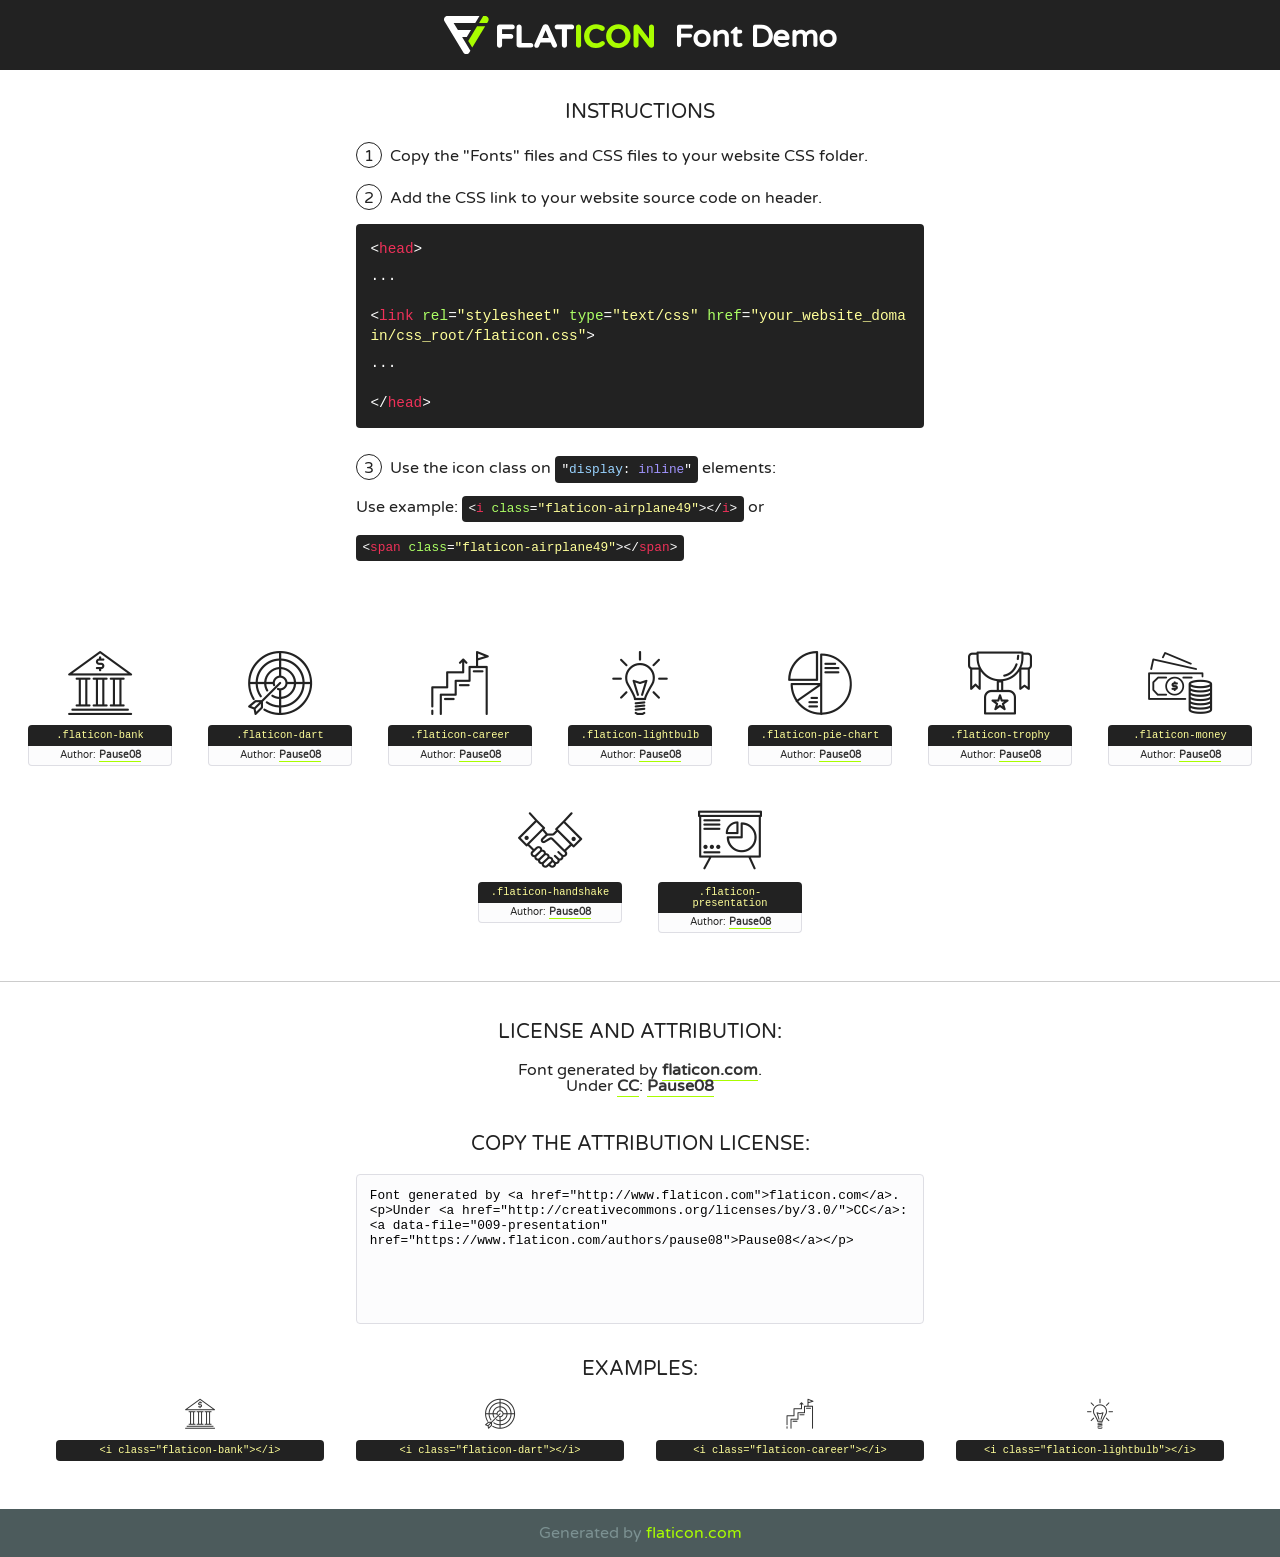
<file: fonts/flaticon-backup/font/flaticon.html>
<!DOCTYPE html>
<!--
  Flaticon icon font: Flaticon
  Creation date: 22/05/2018 03:49
-->
<html>
<!DOCTYPE html>
<html>

<head>
    <title>Flaticon WebFont</title>
    <link href="http://fonts.googleapis.com/css?family=Varela+Round" rel="stylesheet" type="text/css" />
    <link rel="stylesheet" type="text/css" href="flaticon.css">
    <meta charset="UTF-8">
    <style>
    html, body, div, span, applet, object, iframe,
    h1, h2, h3, h4, h5, h6, p, blockquote, pre,
    a, abbr, acronym, address, big, cite, code,
    del, dfn, em, img, ins, kbd, q, s, samp,
    small, strike, strong, sub, sup, tt, var,
    b, u, i, center,
    dl, dt, dd, ol, ul, li,
    fieldset, form, label, legend,
    table, caption, tbody, tfoot, thead, tr, th, td,
    article, aside, canvas, details, embed, 
    figure, figcaption, footer, header, hgroup, 
    menu, nav, output, ruby, section, summary,
    time, mark, audio, video {
        margin: 0;
        padding: 0;
        border: 0;
        font-size: 100%;
        font: inherit;
        vertical-align: baseline;
    }
    /* HTML5 display-role reset for older browsers */
    article, aside, details, figcaption, figure, 
    footer, header, hgroup, menu, nav, section {
        display: block;
    }
    body {
        line-height: 1;
    }
    ol, ul {
        list-style: none;
    }
    blockquote, q {
        quotes: none;
    }
    blockquote:before, blockquote:after,
    q:before, q:after {
        content: '';
        content: none;
    }
    table {
        border-collapse: collapse;
        border-spacing: 0;
    }
    body {
        font-family: 'Varela Round', Helvetica, Arial, sans-serif;
        font-size: 16px;
        color: #222;
    }
    a {
        color: #333;
        border-bottom: 1px solid #a9fd00;
        font-weight: bold;
        text-decoration: none;
    }
    * {
        -moz-box-sizing: border-box;
        -webkit-box-sizing: border-box;
        box-sizing: border-box;
        margin: 0;
        padding: 0;
    }
    [class^="flaticon-"]:before, [class*=" flaticon-"]:before, [class^="flaticon-"]:after, [class*=" flaticon-"]:after {
        font-family: Flaticon;
        font-size: 30px;
        font-style: normal;
        margin-left: 20px;
        color: #333;
    }
    .wrapper {
        max-width: 600px;
        margin: auto;
        padding: 0 1em;
    }
    .title {
        font-size: 1.25em;
        text-align: center;
        margin-bottom: 1em;
        text-transform: uppercase;
    }
    header {
        text-align: center;
        background-color: #222;
        color: #fff;
        padding: 1em;
    }
    header .logo {
        width: 210px;
        height: 38px;
        display: inline-block;
        vertical-align: middle;
        margin-right: 1em;
        border: none;
    }
    header strong {
        font-size: 1.95em;
        font-weight: bold;
        vertical-align: middle;
        margin-top: 5px;
        display: inline-block;
    }
    .demo {
        margin: 2em auto;
        line-height: 1.25em;
    }
    .demo ul li {
        margin-bottom: 1em;
    }
    .demo ul li .num {
        color: #222;
        border-radius: 20px;
        display: inline-block;
        width: 26px;
        padding: 3px;
        height: 26px;
        text-align: center;
        margin-right: 0.5em;
        border: 1px solid #222;
    }
    .demo ul li code {
        background-color: #222;
        border-radius: 4px;
        padding: 0.25em 0.5em;
        display: inline-block;
        color: #fff;
        font-family: Consolas,Monaco,Lucida Console,Liberation Mono,DejaVu Sans Mono,Bitstream Vera Sans Mono,Courier New, monospace;
        font-weight: lighter;
        margin-top: 1em;
        font-size: 0.8em;
        word-break: break-all;
    }
    .demo ul li code.big {
        padding: 1em;
        font-size: 0.9em;
    }
    .demo ul li code .red {
        color: #EF3159;
    }
    .demo ul li code .green {
        color: #ACFF65;
    }
    .demo ul li code .yellow {
        color: #FFFF99;
    }
    .demo ul li code .blue {
        color: #99D3FF;
    }
    .demo ul li code .purple {
        color: #A295FF;
    }
    .demo ul li code .dots {
        margin-top: 0.5em;
        display: block;
    }
    #glyphs {
        border-bottom: 1px solid #ccc;
        padding: 2em 0;
        text-align: center;
    }
    .glyph {
        display: inline-block;
        width: 9em;
        margin: 1em;
        text-align: center;
        vertical-align: top;
        background: #FFF;
    }
    .glyph .glyph-icon {
        padding: 10px;
        display: block;
        font-family:"Flaticon";
        font-size: 64px;
        line-height: 1;
    }
    .glyph .glyph-icon:before {
        font-size: 64px;
        color: #222;
        margin-left: 0;
    }
    .class-name {
        font-size: 0.65em;
        background-color: #222;
        color: #fff;
        border-radius: 4px 4px 0 0;
        padding: 0.5em;
        color: #FFFF99;
        font-family: Consolas,Monaco,Lucida Console,Liberation Mono,DejaVu Sans Mono,Bitstream Vera Sans Mono,Courier New, monospace;
    }
    .author-name {
        font-size: 0.6em;
        background-color: #fcfcfd;
        border: 1px solid #DEDEE4;
        border-top: 0;
        border-radius: 0 0 4px 4px;
        padding: 0.5em;
    }
    .class-name:last-child {
        font-size: 10px;
        color:#888;
    }
    .class-name:last-child a {
        font-size: 10px;
        color:#555;
    }
    .class-name:last-child a:hover {
        color:#a9fd00;
    }
    .glyph > input {
        display: block;
        width: 100px;
        margin: 5px auto;
        text-align: center;
        font-size: 12px;
        cursor: text;
    }
    .glyph > input.icon-input {
        font-family:"Flaticon";
        font-size: 16px;
        margin-bottom: 10px;
    }
    .attribution .title {
        margin-top: 2em;
    }
    .attribution textarea {
        background-color: #fcfcfd;
        padding: 1em;
        border: none;
        box-shadow: none;
        border: 1px solid #DEDEE4;
        border-radius: 4px;
        resize: none;
        width: 100%;
        height: 150px;
        font-size: 0.8em;
        font-family: Consolas,Monaco,Lucida Console,Liberation Mono,DejaVu Sans Mono,Bitstream Vera Sans Mono,Courier New, monospace;
        -webkit-appearance: none;
    }
    .iconsuse {
        margin: 2em auto;
        text-align: center;
        max-width: 1200px;
    }
    .iconsuse:after {
        content: '';
        display: table;
        clear: both;
    }
    .iconsuse .image {
        float: left;
        width: 25%;
        padding: 0 1em;
    }
    .iconsuse .image p {
        margin-bottom: 1em;
    }
    .iconsuse .image span {
        display: block;
        font-size: 0.65em;
        background-color: #222;
        color: #fff;
        border-radius: 4px;
        padding: 0.5em;
        color: #FFFF99;
        margin-top: 1em;
        font-family: Consolas,Monaco,Lucida Console,Liberation Mono,DejaVu Sans Mono,Bitstream Vera Sans Mono,Courier New, monospace;
    }
    #footer {
        text-align: center;
        background-color: #4C5B5C;
        color: #7c9192;
        padding: 1em;
    }
    #footer a {
        border: none;
        color: #a9fd00;
        font-weight: normal;
    }
    @media (max-width: 960px) {
        .iconsuse .image {
            width: 50%;
        }
    }
    @media (max-width: 560px) {
        .iconsuse .image {
            width: 100%;
        }
    }
    </style>
</head>

<body class="characters-off">

    <header>
        <a href="http://www.flaticon.com" target="_blank" class="logo">
            <svg version="1.1" xmlns="http://www.w3.org/2000/svg" xmlns:xlink="http://www.w3.org/1999/xlink" xmlns:a="http://ns.adobe.com/AdobeSVGViewerExtensions/3.0/" viewBox="0 0 560.875 102.036" enable-background="new 0 0 560.875 102.036" xml:space="preserve">
                <defs>
                </defs>
                <g>
                    <g class="letters">
                        <path fill="#ffffff" d="M141.596,29.675c0-3.777,2.985-6.767,6.764-6.767h34.438c3.426,0,6.15,2.728,6.15,6.15
                        c0,3.43-2.724,6.149-6.15,6.149h-27.674v13.091h23.719c3.429,0,6.151,2.724,6.151,6.15c0,3.43-2.723,6.149-6.151,6.149h-23.719
                        v17.574c0,3.773-2.986,6.761-6.764,6.761c-3.779,0-6.764-2.989-6.764-6.761V29.675z"></path>
                        <path fill="#ffffff" d="M193.844,29.149c0-3.781,2.985-6.767,6.764-6.767c3.776,0,6.763,2.985,6.763,6.767v42.957h25.039
                        c3.426,0,6.149,2.726,6.149,6.153c0,3.425-2.723,6.15-6.149,6.15h-31.802c-3.779,0-6.764-2.986-6.764-6.768V29.149z"></path>
                        <path fill="#ffffff" d="M241.891,75.71l21.438-48.407c1.492-3.341,4.215-5.357,7.906-5.357h0.792
                        c3.686,0,6.323,2.017,7.815,5.357l21.439,48.407c0.436,0.967,0.701,1.845,0.701,2.723c0,3.602-2.809,6.501-6.414,6.501
                        c-3.161,0-5.269-1.845-6.499-4.655l-4.132-9.661h-27.059l-4.301,10.102c-1.144,2.631-3.426,4.214-6.237,4.214
                        c-3.517,0-6.24-2.81-6.24-6.325C241.1,77.64,241.451,76.677,241.891,75.71z M279.932,58.666l-8.521-20.297l-8.526,20.297H279.932
                        z"></path>
                        <path fill="#ffffff" d="M314.864,35.387H301.86c-3.429,0-6.239-2.813-6.239-6.238c0-3.429,2.811-6.24,6.239-6.24h39.533
                        c3.426,0,6.237,2.811,6.237,6.24c0,3.425-2.811,6.238-6.237,6.238h-13.001v42.785c0,3.773-2.99,6.761-6.764,6.761
                        c-3.779,0-6.764-2.989-6.764-6.761V35.387z"></path>
                        <path fill="#A9FD00" d="M352.615,29.149c0-3.781,2.985-6.767,6.767-6.767c3.774,0,6.761,2.985,6.761,6.767v49.024
                        c0,3.773-2.987,6.761-6.761,6.761c-3.781,0-6.767-2.989-6.767-6.761V29.149z"></path>
                        <path fill="#A9FD00" d="M374.132,53.836v-0.179c0-17.481,13.178-31.801,32.065-31.801c9.22,0,15.459,2.458,20.557,6.238
                        c1.402,1.054,2.637,2.985,2.637,5.357c0,3.692-2.985,6.59-6.681,6.59c-1.845,0-3.071-0.702-4.044-1.319
                        c-3.776-2.813-7.729-4.393-12.562-4.393c-10.364,0-17.831,8.611-17.831,19.154v0.173c0,10.542,7.291,19.329,17.831,19.329
                        c5.715,0,9.492-1.756,13.359-4.834c1.049-0.874,2.458-1.491,4.039-1.491c3.429,0,6.325,2.813,6.325,6.236
                        c0,2.106-1.056,3.78-2.282,4.834c-5.539,4.834-12.036,7.733-21.878,7.733C387.572,85.464,374.132,71.493,374.132,53.836z"></path>
                        <path fill="#A9FD00" d="M433.009,53.836v-0.179c0-17.481,13.79-31.801,32.766-31.801c18.981,0,32.592,14.143,32.592,31.628v0.173
                        c0,17.483-13.785,31.807-32.769,31.807C446.625,85.464,433.009,71.32,433.009,53.836z M484.224,53.836v-0.179
                        c0-10.539-7.725-19.326-18.626-19.326c-10.893,0-18.449,8.611-18.449,19.154v0.173c0,10.542,7.73,19.329,18.626,19.329
                        C476.676,72.986,484.224,64.378,484.224,53.836z"></path>
                        <path fill="#A9FD00" d="M506.233,29.321c0-3.774,2.99-6.763,6.767-6.763h1.401c3.252,0,5.183,1.583,7.029,3.953l26.093,34.265
                        V29.059c0-3.692,2.99-6.677,6.681-6.677c3.683,0,6.671,2.985,6.671,6.677v48.934c0,3.78-2.987,6.765-6.764,6.765h-0.436
                        c-3.257,0-5.188-1.581-7.034-3.953l-27.056-35.492v32.944c0,3.687-2.985,6.676-6.678,6.676c-3.683,0-6.673-2.989-6.673-6.676
                        V29.321z"></path>
                    </g>
                    <g class="insignia">
                        <path fill="#ffffff" d="M48.372,56.137h12.517l11.156-18.537H37.186L25.688,18.539h57.825L94.668,0H9.271
                        C5.925,0,2.842,1.801,1.198,4.716c-1.644,2.907-1.593,6.482,0.134,9.343l50.38,83.501c1.678,2.781,4.689,4.476,7.938,4.476
                        c3.246,0,6.257-1.695,7.935-4.476l2.898-4.804L48.372,56.137z"></path>
                        <g class="i">
                            <path fill="#A9FD00" d="M93.575,18.539h0.031v0.004l21.652,0.004l2.705-4.488c1.727-2.861,1.778-6.436,0.133-9.343
                            C116.454,1.801,113.371,0,110.026,0h-5.294L93.575,18.539z"></path>
                            <polygon fill="#A9FD00" points="88.291,27.356 64.725,66.486 75.519,84.404 109.942,27.356"></polygon>
                        </g>
                    </g>
                </g>
            </svg>
        </a>
        <strong>Font Demo</strong>
    </header>


    <section class="demo wrapper">

        <p class="title">Instructions</p>

        <ul>
            <li>
                <span class="num">1</span>Copy the "Fonts" files and CSS files to your website CSS folder.
            </li>
            <li>
                <span class="num">2</span>Add the CSS link to your website source code on header.
                <code class="big">
                    &lt;<span class="red">head</span>&gt;
                    <br/><span class="dots">...</span>
                    <br/>&lt;<span class="red">link</span> <span class="green">rel</span>=<span class="yellow">"stylesheet"</span> <span class="green">type</span>=<span class="yellow">"text/css"</span> <span class="green">href</span>=<span class="yellow">"your_website_domain/css_root/flaticon.css"</span>&gt;
                    <br/><span class="dots">...</span>
                    <br/>&lt;/<span class="red">head</span>&gt;
                </code>
            </li>

            <li>
                <p>
                    <span class="num">3</span>Use the icon class on <code>"<span class="blue">display</span>:<span class="purple"> inline</span>"</code> elements:
                    <br />
                    Use example: <code>&lt;<span class="red">i</span> <span class="green">class</span>=<span class="yellow">&quot;flaticon-airplane49&quot;</span>&gt;&lt;/<span class="red">i</span>&gt;</code> or <code>&lt;<span class="red">span</span> <span class="green">class</span>=<span class="yellow">&quot;flaticon-airplane49&quot;</span>&gt;&lt;/<span class="red">span</span>&gt;</code>
            </li>
        </ul>

    </section>




   <section id="glyphs">          
    
      
        <div class="glyph"><div class="glyph-icon flaticon-bank"></div>
            <div class="class-name">.flaticon-bank</div>
            <div class="author-name">Author: <a data-file="001-bank" href="https://www.flaticon.com/authors/pause08">Pause08</a> </div> 
        </div>        
        
        <div class="glyph"><div class="glyph-icon flaticon-dart"></div>
            <div class="class-name">.flaticon-dart</div>
            <div class="author-name">Author: <a data-file="002-dart" href="https://www.flaticon.com/authors/pause08">Pause08</a> </div> 
        </div>        
        
        <div class="glyph"><div class="glyph-icon flaticon-career"></div>
            <div class="class-name">.flaticon-career</div>
            <div class="author-name">Author: <a data-file="003-career" href="https://www.flaticon.com/authors/pause08">Pause08</a> </div> 
        </div>        
        
        <div class="glyph"><div class="glyph-icon flaticon-lightbulb"></div>
            <div class="class-name">.flaticon-lightbulb</div>
            <div class="author-name">Author: <a data-file="004-lightbulb" href="https://www.flaticon.com/authors/pause08">Pause08</a> </div> 
        </div>        
        
        <div class="glyph"><div class="glyph-icon flaticon-pie-chart"></div>
            <div class="class-name">.flaticon-pie-chart</div>
            <div class="author-name">Author: <a data-file="005-pie-chart" href="https://www.flaticon.com/authors/pause08">Pause08</a> </div> 
        </div>        
        
        <div class="glyph"><div class="glyph-icon flaticon-trophy"></div>
            <div class="class-name">.flaticon-trophy</div>
            <div class="author-name">Author: <a data-file="006-trophy" href="https://www.flaticon.com/authors/pause08">Pause08</a> </div> 
        </div>        
        
        <div class="glyph"><div class="glyph-icon flaticon-money"></div>
            <div class="class-name">.flaticon-money</div>
            <div class="author-name">Author: <a data-file="007-money" href="https://www.flaticon.com/authors/pause08">Pause08</a> </div> 
        </div>        
        
        <div class="glyph"><div class="glyph-icon flaticon-handshake"></div>
            <div class="class-name">.flaticon-handshake</div>
            <div class="author-name">Author: <a data-file="008-handshake" href="https://www.flaticon.com/authors/pause08">Pause08</a> </div> 
        </div>        
        
        <div class="glyph"><div class="glyph-icon flaticon-presentation"></div>
            <div class="class-name">.flaticon-presentation</div>
            <div class="author-name">Author: <a data-file="009-presentation" href="https://www.flaticon.com/authors/pause08">Pause08</a> </div> 
        </div>        
        

    </section>



    <section class="attribution wrapper"   style="text-align:center;">

      <div class="title">License and attribution:</div><div class="attrDiv">Font generated by <a href="http://www.flaticon.com">flaticon.com</a>. <div><p>Under <a href="http://creativecommons.org/licenses/by/3.0/">CC</a>: <a data-file="009-presentation" href="https://www.flaticon.com/authors/pause08">Pause08</a></p>  </div>
      </div>
      <div class="title">Copy the Attribution License:</div>

    <textarea onclick="this.focus();this.select();">Font generated by &lt;a href=&quot;http://www.flaticon.com&quot;&gt;flaticon.com&lt;/a&gt;. <p>Under <a href="http://creativecommons.org/licenses/by/3.0/">CC</a>: <a data-file="009-presentation" href="https://www.flaticon.com/authors/pause08">Pause08</a></p>  
     </textarea>

    </section>

    <section class="iconsuse">

          <div class="title">Examples:</div>            
             
            <div class="image">
                <p>
                    <i class="glyph-icon flaticon-bank"></i> 
                    <span>&lt;i class=&quot;flaticon-bank&quot;&gt;&lt;/i&gt;</span>
                </p>
            </div>
            
            <div class="image">
                <p>
                    <i class="glyph-icon flaticon-dart"></i> 
                    <span>&lt;i class=&quot;flaticon-dart&quot;&gt;&lt;/i&gt;</span>
                </p>
            </div>
            
            <div class="image">
                <p>
                    <i class="glyph-icon flaticon-career"></i> 
                    <span>&lt;i class=&quot;flaticon-career&quot;&gt;&lt;/i&gt;</span>
                </p>
            </div>
            
            <div class="image">
                <p>
                    <i class="glyph-icon flaticon-lightbulb"></i> 
                    <span>&lt;i class=&quot;flaticon-lightbulb&quot;&gt;&lt;/i&gt;</span>
                </p>
            </div>
                       
        </div>
                            
    </section>

<div id="footer">
    <div>Generated by <a href="http://www.flaticon.com">flaticon.com</a>
    </div>
</div>



</body>
</html>
</file>
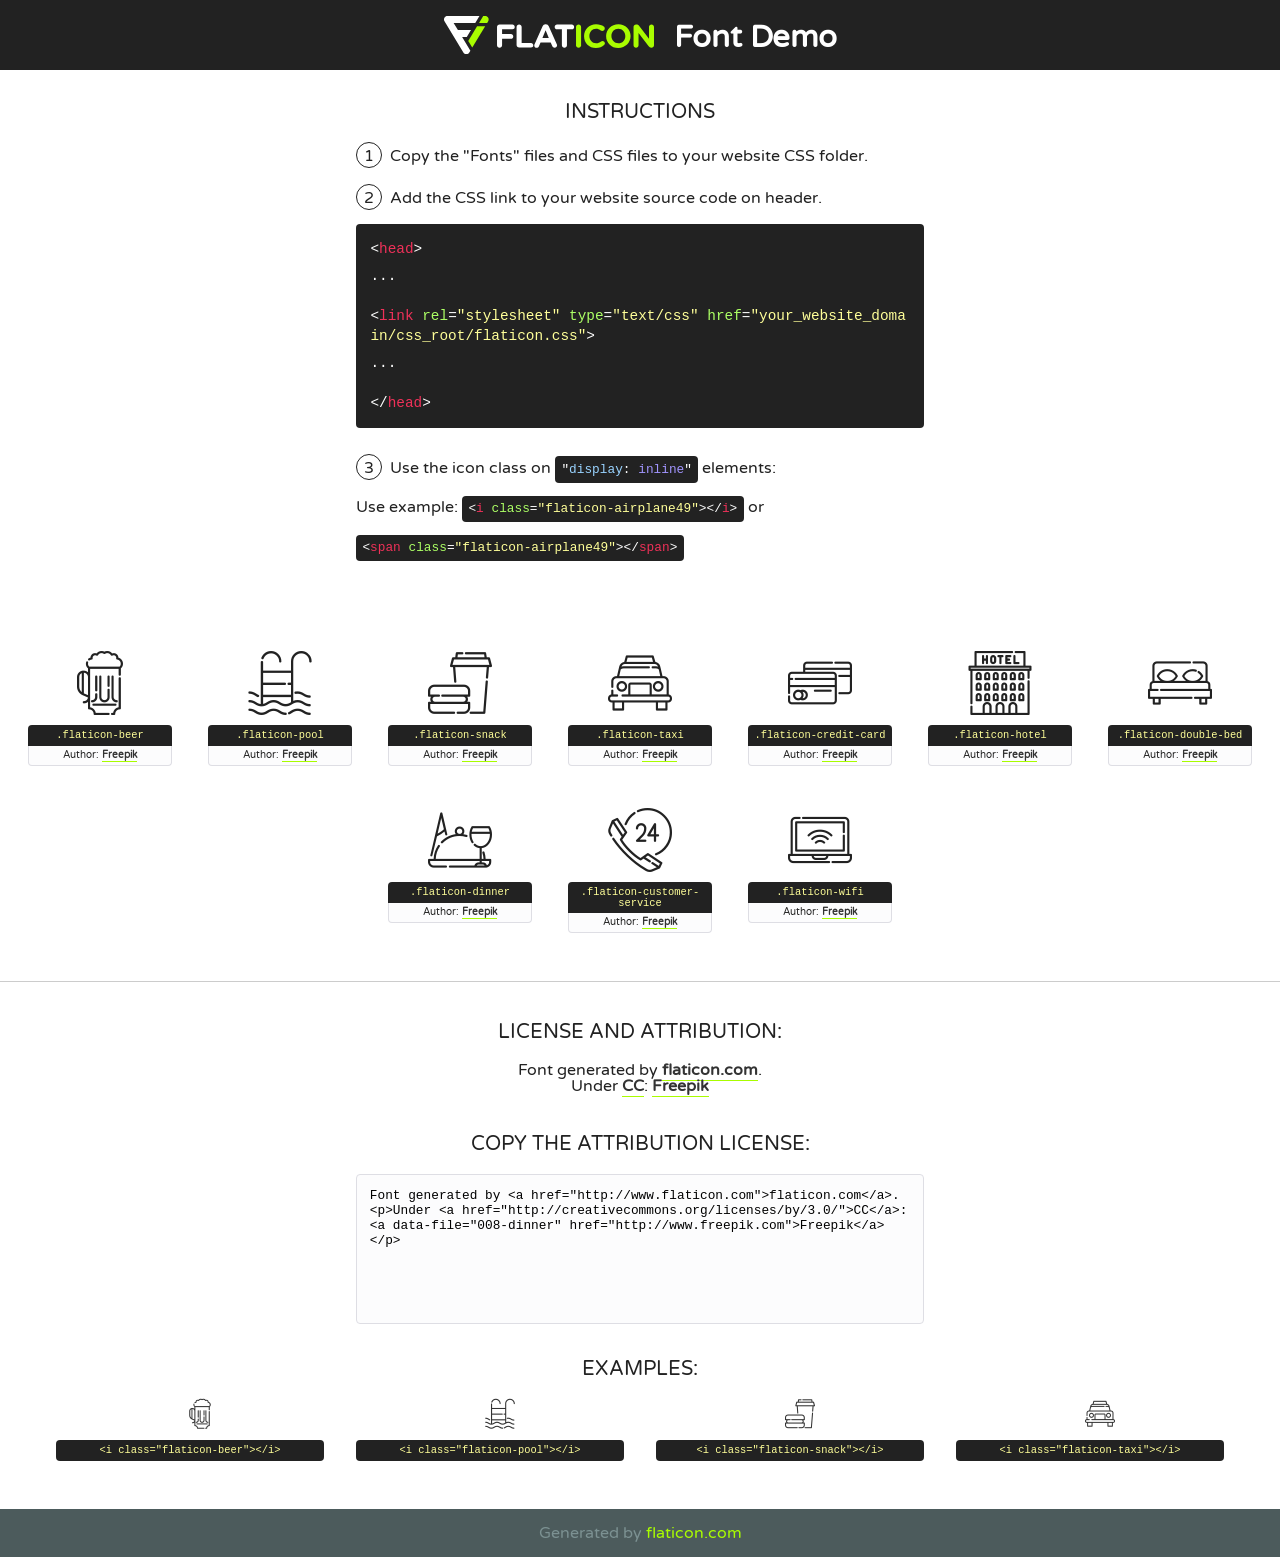
<file: fonts/flaticon/font/flaticon.html>
<!DOCTYPE html>
<!--
  Flaticon icon font: Flaticon
  Creation date: 05/06/2018 03:51
-->
<html>
<!DOCTYPE html>
<html>

<head>
    <title>Flaticon WebFont</title>
    <link href="http://fonts.googleapis.com/css?family=Varela+Round" rel="stylesheet" type="text/css" />
    <link rel="stylesheet" type="text/css" href="flaticon.css">
    <meta charset="UTF-8">
    <style>
    html, body, div, span, applet, object, iframe,
    h1, h2, h3, h4, h5, h6, p, blockquote, pre,
    a, abbr, acronym, address, big, cite, code,
    del, dfn, em, img, ins, kbd, q, s, samp,
    small, strike, strong, sub, sup, tt, var,
    b, u, i, center,
    dl, dt, dd, ol, ul, li,
    fieldset, form, label, legend,
    table, caption, tbody, tfoot, thead, tr, th, td,
    article, aside, canvas, details, embed, 
    figure, figcaption, footer, header, hgroup, 
    menu, nav, output, ruby, section, summary,
    time, mark, audio, video {
        margin: 0;
        padding: 0;
        border: 0;
        font-size: 100%;
        font: inherit;
        vertical-align: baseline;
    }
    /* HTML5 display-role reset for older browsers */
    article, aside, details, figcaption, figure, 
    footer, header, hgroup, menu, nav, section {
        display: block;
    }
    body {
        line-height: 1;
    }
    ol, ul {
        list-style: none;
    }
    blockquote, q {
        quotes: none;
    }
    blockquote:before, blockquote:after,
    q:before, q:after {
        content: '';
        content: none;
    }
    table {
        border-collapse: collapse;
        border-spacing: 0;
    }
    body {
        font-family: 'Varela Round', Helvetica, Arial, sans-serif;
        font-size: 16px;
        color: #222;
    }
    a {
        color: #333;
        border-bottom: 1px solid #a9fd00;
        font-weight: bold;
        text-decoration: none;
    }
    * {
        -moz-box-sizing: border-box;
        -webkit-box-sizing: border-box;
        box-sizing: border-box;
        margin: 0;
        padding: 0;
    }
    [class^="flaticon-"]:before, [class*=" flaticon-"]:before, [class^="flaticon-"]:after, [class*=" flaticon-"]:after {
        font-family: Flaticon;
        font-size: 30px;
        font-style: normal;
        margin-left: 20px;
        color: #333;
    }
    .wrapper {
        max-width: 600px;
        margin: auto;
        padding: 0 1em;
    }
    .title {
        font-size: 1.25em;
        text-align: center;
        margin-bottom: 1em;
        text-transform: uppercase;
    }
    header {
        text-align: center;
        background-color: #222;
        color: #fff;
        padding: 1em;
    }
    header .logo {
        width: 210px;
        height: 38px;
        display: inline-block;
        vertical-align: middle;
        margin-right: 1em;
        border: none;
    }
    header strong {
        font-size: 1.95em;
        font-weight: bold;
        vertical-align: middle;
        margin-top: 5px;
        display: inline-block;
    }
    .demo {
        margin: 2em auto;
        line-height: 1.25em;
    }
    .demo ul li {
        margin-bottom: 1em;
    }
    .demo ul li .num {
        color: #222;
        border-radius: 20px;
        display: inline-block;
        width: 26px;
        padding: 3px;
        height: 26px;
        text-align: center;
        margin-right: 0.5em;
        border: 1px solid #222;
    }
    .demo ul li code {
        background-color: #222;
        border-radius: 4px;
        padding: 0.25em 0.5em;
        display: inline-block;
        color: #fff;
        font-family: Consolas,Monaco,Lucida Console,Liberation Mono,DejaVu Sans Mono,Bitstream Vera Sans Mono,Courier New, monospace;
        font-weight: lighter;
        margin-top: 1em;
        font-size: 0.8em;
        word-break: break-all;
    }
    .demo ul li code.big {
        padding: 1em;
        font-size: 0.9em;
    }
    .demo ul li code .red {
        color: #EF3159;
    }
    .demo ul li code .green {
        color: #ACFF65;
    }
    .demo ul li code .yellow {
        color: #FFFF99;
    }
    .demo ul li code .blue {
        color: #99D3FF;
    }
    .demo ul li code .purple {
        color: #A295FF;
    }
    .demo ul li code .dots {
        margin-top: 0.5em;
        display: block;
    }
    #glyphs {
        border-bottom: 1px solid #ccc;
        padding: 2em 0;
        text-align: center;
    }
    .glyph {
        display: inline-block;
        width: 9em;
        margin: 1em;
        text-align: center;
        vertical-align: top;
        background: #FFF;
    }
    .glyph .glyph-icon {
        padding: 10px;
        display: block;
        font-family:"Flaticon";
        font-size: 64px;
        line-height: 1;
    }
    .glyph .glyph-icon:before {
        font-size: 64px;
        color: #222;
        margin-left: 0;
    }
    .class-name {
        font-size: 0.65em;
        background-color: #222;
        color: #fff;
        border-radius: 4px 4px 0 0;
        padding: 0.5em;
        color: #FFFF99;
        font-family: Consolas,Monaco,Lucida Console,Liberation Mono,DejaVu Sans Mono,Bitstream Vera Sans Mono,Courier New, monospace;
    }
    .author-name {
        font-size: 0.6em;
        background-color: #fcfcfd;
        border: 1px solid #DEDEE4;
        border-top: 0;
        border-radius: 0 0 4px 4px;
        padding: 0.5em;
    }
    .class-name:last-child {
        font-size: 10px;
        color:#888;
    }
    .class-name:last-child a {
        font-size: 10px;
        color:#555;
    }
    .class-name:last-child a:hover {
        color:#a9fd00;
    }
    .glyph > input {
        display: block;
        width: 100px;
        margin: 5px auto;
        text-align: center;
        font-size: 12px;
        cursor: text;
    }
    .glyph > input.icon-input {
        font-family:"Flaticon";
        font-size: 16px;
        margin-bottom: 10px;
    }
    .attribution .title {
        margin-top: 2em;
    }
    .attribution textarea {
        background-color: #fcfcfd;
        padding: 1em;
        border: none;
        box-shadow: none;
        border: 1px solid #DEDEE4;
        border-radius: 4px;
        resize: none;
        width: 100%;
        height: 150px;
        font-size: 0.8em;
        font-family: Consolas,Monaco,Lucida Console,Liberation Mono,DejaVu Sans Mono,Bitstream Vera Sans Mono,Courier New, monospace;
        -webkit-appearance: none;
    }
    .iconsuse {
        margin: 2em auto;
        text-align: center;
        max-width: 1200px;
    }
    .iconsuse:after {
        content: '';
        display: table;
        clear: both;
    }
    .iconsuse .image {
        float: left;
        width: 25%;
        padding: 0 1em;
    }
    .iconsuse .image p {
        margin-bottom: 1em;
    }
    .iconsuse .image span {
        display: block;
        font-size: 0.65em;
        background-color: #222;
        color: #fff;
        border-radius: 4px;
        padding: 0.5em;
        color: #FFFF99;
        margin-top: 1em;
        font-family: Consolas,Monaco,Lucida Console,Liberation Mono,DejaVu Sans Mono,Bitstream Vera Sans Mono,Courier New, monospace;
    }
    #footer {
        text-align: center;
        background-color: #4C5B5C;
        color: #7c9192;
        padding: 1em;
    }
    #footer a {
        border: none;
        color: #a9fd00;
        font-weight: normal;
    }
    @media (max-width: 960px) {
        .iconsuse .image {
            width: 50%;
        }
    }
    @media (max-width: 560px) {
        .iconsuse .image {
            width: 100%;
        }
    }
    </style>
</head>

<body class="characters-off">

    <header>
        <a href="http://www.flaticon.com" target="_blank" class="logo">
            <svg version="1.1" xmlns="http://www.w3.org/2000/svg" xmlns:xlink="http://www.w3.org/1999/xlink" xmlns:a="http://ns.adobe.com/AdobeSVGViewerExtensions/3.0/" viewBox="0 0 560.875 102.036" enable-background="new 0 0 560.875 102.036" xml:space="preserve">
                <defs>
                </defs>
                <g>
                    <g class="letters">
                        <path fill="#ffffff" d="M141.596,29.675c0-3.777,2.985-6.767,6.764-6.767h34.438c3.426,0,6.15,2.728,6.15,6.15
                        c0,3.43-2.724,6.149-6.15,6.149h-27.674v13.091h23.719c3.429,0,6.151,2.724,6.151,6.15c0,3.43-2.723,6.149-6.151,6.149h-23.719
                        v17.574c0,3.773-2.986,6.761-6.764,6.761c-3.779,0-6.764-2.989-6.764-6.761V29.675z"></path>
                        <path fill="#ffffff" d="M193.844,29.149c0-3.781,2.985-6.767,6.764-6.767c3.776,0,6.763,2.985,6.763,6.767v42.957h25.039
                        c3.426,0,6.149,2.726,6.149,6.153c0,3.425-2.723,6.15-6.149,6.15h-31.802c-3.779,0-6.764-2.986-6.764-6.768V29.149z"></path>
                        <path fill="#ffffff" d="M241.891,75.71l21.438-48.407c1.492-3.341,4.215-5.357,7.906-5.357h0.792
                        c3.686,0,6.323,2.017,7.815,5.357l21.439,48.407c0.436,0.967,0.701,1.845,0.701,2.723c0,3.602-2.809,6.501-6.414,6.501
                        c-3.161,0-5.269-1.845-6.499-4.655l-4.132-9.661h-27.059l-4.301,10.102c-1.144,2.631-3.426,4.214-6.237,4.214
                        c-3.517,0-6.24-2.81-6.24-6.325C241.1,77.64,241.451,76.677,241.891,75.71z M279.932,58.666l-8.521-20.297l-8.526,20.297H279.932
                        z"></path>
                        <path fill="#ffffff" d="M314.864,35.387H301.86c-3.429,0-6.239-2.813-6.239-6.238c0-3.429,2.811-6.24,6.239-6.24h39.533
                        c3.426,0,6.237,2.811,6.237,6.24c0,3.425-2.811,6.238-6.237,6.238h-13.001v42.785c0,3.773-2.99,6.761-6.764,6.761
                        c-3.779,0-6.764-2.989-6.764-6.761V35.387z"></path>
                        <path fill="#A9FD00" d="M352.615,29.149c0-3.781,2.985-6.767,6.767-6.767c3.774,0,6.761,2.985,6.761,6.767v49.024
                        c0,3.773-2.987,6.761-6.761,6.761c-3.781,0-6.767-2.989-6.767-6.761V29.149z"></path>
                        <path fill="#A9FD00" d="M374.132,53.836v-0.179c0-17.481,13.178-31.801,32.065-31.801c9.22,0,15.459,2.458,20.557,6.238
                        c1.402,1.054,2.637,2.985,2.637,5.357c0,3.692-2.985,6.59-6.681,6.59c-1.845,0-3.071-0.702-4.044-1.319
                        c-3.776-2.813-7.729-4.393-12.562-4.393c-10.364,0-17.831,8.611-17.831,19.154v0.173c0,10.542,7.291,19.329,17.831,19.329
                        c5.715,0,9.492-1.756,13.359-4.834c1.049-0.874,2.458-1.491,4.039-1.491c3.429,0,6.325,2.813,6.325,6.236
                        c0,2.106-1.056,3.78-2.282,4.834c-5.539,4.834-12.036,7.733-21.878,7.733C387.572,85.464,374.132,71.493,374.132,53.836z"></path>
                        <path fill="#A9FD00" d="M433.009,53.836v-0.179c0-17.481,13.79-31.801,32.766-31.801c18.981,0,32.592,14.143,32.592,31.628v0.173
                        c0,17.483-13.785,31.807-32.769,31.807C446.625,85.464,433.009,71.32,433.009,53.836z M484.224,53.836v-0.179
                        c0-10.539-7.725-19.326-18.626-19.326c-10.893,0-18.449,8.611-18.449,19.154v0.173c0,10.542,7.73,19.329,18.626,19.329
                        C476.676,72.986,484.224,64.378,484.224,53.836z"></path>
                        <path fill="#A9FD00" d="M506.233,29.321c0-3.774,2.99-6.763,6.767-6.763h1.401c3.252,0,5.183,1.583,7.029,3.953l26.093,34.265
                        V29.059c0-3.692,2.99-6.677,6.681-6.677c3.683,0,6.671,2.985,6.671,6.677v48.934c0,3.78-2.987,6.765-6.764,6.765h-0.436
                        c-3.257,0-5.188-1.581-7.034-3.953l-27.056-35.492v32.944c0,3.687-2.985,6.676-6.678,6.676c-3.683,0-6.673-2.989-6.673-6.676
                        V29.321z"></path>
                    </g>
                    <g class="insignia">
                        <path fill="#ffffff" d="M48.372,56.137h12.517l11.156-18.537H37.186L25.688,18.539h57.825L94.668,0H9.271
                        C5.925,0,2.842,1.801,1.198,4.716c-1.644,2.907-1.593,6.482,0.134,9.343l50.38,83.501c1.678,2.781,4.689,4.476,7.938,4.476
                        c3.246,0,6.257-1.695,7.935-4.476l2.898-4.804L48.372,56.137z"></path>
                        <g class="i">
                            <path fill="#A9FD00" d="M93.575,18.539h0.031v0.004l21.652,0.004l2.705-4.488c1.727-2.861,1.778-6.436,0.133-9.343
                            C116.454,1.801,113.371,0,110.026,0h-5.294L93.575,18.539z"></path>
                            <polygon fill="#A9FD00" points="88.291,27.356 64.725,66.486 75.519,84.404 109.942,27.356"></polygon>
                        </g>
                    </g>
                </g>
            </svg>
        </a>
        <strong>Font Demo</strong>
    </header>


    <section class="demo wrapper">

        <p class="title">Instructions</p>

        <ul>
            <li>
                <span class="num">1</span>Copy the "Fonts" files and CSS files to your website CSS folder.
            </li>
            <li>
                <span class="num">2</span>Add the CSS link to your website source code on header.
                <code class="big">
                    &lt;<span class="red">head</span>&gt;
                    <br/><span class="dots">...</span>
                    <br/>&lt;<span class="red">link</span> <span class="green">rel</span>=<span class="yellow">"stylesheet"</span> <span class="green">type</span>=<span class="yellow">"text/css"</span> <span class="green">href</span>=<span class="yellow">"your_website_domain/css_root/flaticon.css"</span>&gt;
                    <br/><span class="dots">...</span>
                    <br/>&lt;/<span class="red">head</span>&gt;
                </code>
            </li>

            <li>
                <p>
                    <span class="num">3</span>Use the icon class on <code>"<span class="blue">display</span>:<span class="purple"> inline</span>"</code> elements:
                    <br />
                    Use example: <code>&lt;<span class="red">i</span> <span class="green">class</span>=<span class="yellow">&quot;flaticon-airplane49&quot;</span>&gt;&lt;/<span class="red">i</span>&gt;</code> or <code>&lt;<span class="red">span</span> <span class="green">class</span>=<span class="yellow">&quot;flaticon-airplane49&quot;</span>&gt;&lt;/<span class="red">span</span>&gt;</code>
            </li>
        </ul>

    </section>




   <section id="glyphs">          
    
      
        <div class="glyph"><div class="glyph-icon flaticon-beer"></div>
            <div class="class-name">.flaticon-beer</div>
            <div class="author-name">Author: <a data-file="001-beer" href="http://www.freepik.com">Freepik</a> </div> 
        </div>        
        
        <div class="glyph"><div class="glyph-icon flaticon-pool"></div>
            <div class="class-name">.flaticon-pool</div>
            <div class="author-name">Author: <a data-file="002-pool" href="http://www.freepik.com">Freepik</a> </div> 
        </div>        
        
        <div class="glyph"><div class="glyph-icon flaticon-snack"></div>
            <div class="class-name">.flaticon-snack</div>
            <div class="author-name">Author: <a data-file="003-snack" href="http://www.freepik.com">Freepik</a> </div> 
        </div>        
        
        <div class="glyph"><div class="glyph-icon flaticon-taxi"></div>
            <div class="class-name">.flaticon-taxi</div>
            <div class="author-name">Author: <a data-file="004-taxi" href="http://www.freepik.com">Freepik</a> </div> 
        </div>        
        
        <div class="glyph"><div class="glyph-icon flaticon-credit-card"></div>
            <div class="class-name">.flaticon-credit-card</div>
            <div class="author-name">Author: <a data-file="005-credit-card" href="http://www.freepik.com">Freepik</a> </div> 
        </div>        
        
        <div class="glyph"><div class="glyph-icon flaticon-hotel"></div>
            <div class="class-name">.flaticon-hotel</div>
            <div class="author-name">Author: <a data-file="006-hotel" href="http://www.freepik.com">Freepik</a> </div> 
        </div>        
        
        <div class="glyph"><div class="glyph-icon flaticon-double-bed"></div>
            <div class="class-name">.flaticon-double-bed</div>
            <div class="author-name">Author: <a data-file="007-double-bed" href="http://www.freepik.com">Freepik</a> </div> 
        </div>        
        
        <div class="glyph"><div class="glyph-icon flaticon-dinner"></div>
            <div class="class-name">.flaticon-dinner</div>
            <div class="author-name">Author: <a data-file="008-dinner" href="http://www.freepik.com">Freepik</a> </div> 
        </div>        
        
        <div class="glyph"><div class="glyph-icon flaticon-customer-service"></div>
            <div class="class-name">.flaticon-customer-service</div>
            <div class="author-name">Author: <a data-file="009-customer-service" href="http://www.freepik.com">Freepik</a> </div> 
        </div>        
        
        <div class="glyph"><div class="glyph-icon flaticon-wifi"></div>
            <div class="class-name">.flaticon-wifi</div>
            <div class="author-name">Author: <a data-file="010-wifi" href="http://www.freepik.com">Freepik</a> </div> 
        </div>        
        

    </section>



    <section class="attribution wrapper"   style="text-align:center;">

      <div class="title">License and attribution:</div><div class="attrDiv">Font generated by <a href="http://www.flaticon.com">flaticon.com</a>. <div><p>Under <a href="http://creativecommons.org/licenses/by/3.0/">CC</a>: <a data-file="008-dinner" href="http://www.freepik.com">Freepik</a></p>  </div>
      </div>
      <div class="title">Copy the Attribution License:</div>

    <textarea onclick="this.focus();this.select();">Font generated by &lt;a href=&quot;http://www.flaticon.com&quot;&gt;flaticon.com&lt;/a&gt;. <p>Under <a href="http://creativecommons.org/licenses/by/3.0/">CC</a>: <a data-file="008-dinner" href="http://www.freepik.com">Freepik</a></p>  
     </textarea>

    </section>

    <section class="iconsuse">

          <div class="title">Examples:</div>            
             
            <div class="image">
                <p>
                    <i class="glyph-icon flaticon-beer"></i> 
                    <span>&lt;i class=&quot;flaticon-beer&quot;&gt;&lt;/i&gt;</span>
                </p>
            </div>
            
            <div class="image">
                <p>
                    <i class="glyph-icon flaticon-pool"></i> 
                    <span>&lt;i class=&quot;flaticon-pool&quot;&gt;&lt;/i&gt;</span>
                </p>
            </div>
            
            <div class="image">
                <p>
                    <i class="glyph-icon flaticon-snack"></i> 
                    <span>&lt;i class=&quot;flaticon-snack&quot;&gt;&lt;/i&gt;</span>
                </p>
            </div>
            
            <div class="image">
                <p>
                    <i class="glyph-icon flaticon-taxi"></i> 
                    <span>&lt;i class=&quot;flaticon-taxi&quot;&gt;&lt;/i&gt;</span>
                </p>
            </div>
                       
        </div>
                            
    </section>

<div id="footer">
    <div>Generated by <a href="http://www.flaticon.com">flaticon.com</a>
    </div>
</div>



</body>
</html>
</file>
<file: css/style.css>
body {
  background: #fff;
  font-family: "Roboto", arial, sans-serif;
  font-weight: 200;
  font-size: 16px;
  line-height: 1.8;
  color: #6c757d;
  position: relative; }

span{
  font-weight: 100;
}

::-moz-selection {
  color: #fff;
  background: #ffba5a; }

::selection {
  color: #fff;
  background: #ffba5a; }

a {
  -webkit-transition: .3s all ease;
  -o-transition: .3s all ease;
  transition: .3s all ease;
  text-decoration: none; }
  a:hover {
    text-decoration: none; }

h1, h2, h3, h4, h5 {
  color: #000;
  font-family: "Playfair Display", times, serif; }

.font-family-serif {
  font-family: "Playfair Display", times, serif; }

.font-family-sans-serif {
  font-family: "Roboto", arial, sans-serif; }

.bg-light {
  background: #f2f4fb !important; }

.container-fluid {
  max-width: 1600px; }

.btn {
  padding-left: 30px;
  padding-right: 30px;
  padding-top: 10px;
  padding-bottom: 10px;
  border-radius: 50px; }
  .btn.btn-outline-white {
    border: 2px solid #fff; }
    .btn.btn-outline-white:hover {
      border: 2px solid transparent;
      background: #000;
      color: #fff; }
  .btn.btn-outline-white-primary {
    border: 2px solid #fff; }
    .btn.btn-outline-white-primary:hover {
      border: 2px solid transparent;
      background: #ffba5a;
      color: #fff; }
  .btn.uppercase {
    text-transform: uppercase;
    font-size: 14px;
    letter-spacing: .2em; }

.btn, .form-control {
  outline: none;
  -webkit-box-shadow: none !important;
  box-shadow: none !important; }
  .btn:focus, .btn:active, .form-control:focus, .form-control:active {
    outline: none; }

.form-control {
  -webkit-box-shadow: none !important;
  box-shadow: none !important;
  height: 50px;
  border-width: 2px; }
  .form-control:active, .form-control:focus {
    border-color: #ffba5a; }

textarea.form-control {
  height: inherit; }

.site-header {
  position: fixed;
  top: 0;
  width: 100%;
  padding: 60px 0;
  z-index: 2;
  -webkit-transition: .3s all ease-in-out;
  -o-transition: .3s all ease-in-out;
  transition: .3s all ease-in-out; }
  .site-header.scrolled {
    padding: 20px 0;
    background: #fff;
    -webkit-box-shadow: 0 5px 20px -5px rgba(0, 0, 0, 0.1);
    box-shadow: 0 5px 20px -5px rgba(0, 0, 0, 0.1); }
    .site-header.scrolled .site-menu-toggle {
      top: 10px;
      position: relative; }
      .site-header.scrolled .site-menu-toggle span {
        background: #000; }
    .site-header.scrolled .site-logo {
      position: relative;
      z-index: 100; }
      .site-header.scrolled .site-logo a {
        color: #000; }

.menu-open {
  position: relative; }
  .menu-open .site-header {
    position: fixed; }
  .menu-open .site-logo {
    position: relative;
    z-index: 100; }
    .menu-open .site-logo a {
      color: #000; }
  .menu-open .site-navbar {
    border: 10px solid #f8f9fa; }

.site-logo {
  padding-left: 40px; }
  .site-logo a {
    font-size: 30px;
    color: #fff;
    font-weight: bold;
    line-height: 1;
    font-family: "Playfair Display", times, serif; }
    @media (max-width: 991.98px) {
      .site-logo a {
        font-size: 27px; } }

.site-navbar {
  position: fixed;
  display: none;
  top: 0;
  left: 0;
  right: 0;
  bottom: 0;
  z-index: 99;
  border: 20px solid transparent;
  background: #fff;
  min-height: 300px;
  overflow-y: scroll; }
  .site-navbar nav {
    text-align: left; }
    .site-navbar nav .menu {
      font-family: "Playfair Display", times, serif; }
      .site-navbar nav .menu li a {
        color: #000;
        font-size: 40px;
        padding: 5px 10px;
        position: relative; }
        .site-navbar nav .menu li a:hover:before {
          width: 100%; }
      .site-navbar nav .menu li.active a {
        color: #ffba5a; }
        .site-navbar nav .menu li.active a:before {
          width: 100%; }
  .site-navbar .extra-info a {
    color: #000; }
  .site-navbar .extra-info ul li a {
    color: #000; }
  .site-navbar .extra-info h3 {
    font-family: "Roboto", arial, sans-serif;
    text-transform: uppercase;
    font-size: 13px;
    letter-spacing: .2em;
    color: #adb5bd;
    margin-bottom: 30px; }
  .site-navbar .extra-info p {
    color: #212529; }

.full-height {
  height: 100vh;
  min-height: 700px; }

.site-hero {
  background-size: cover;
  height: 100vh;
  min-height: 700px;
  width: 100%;
  position: relative; }
  .site-hero .heading {
    font-family: "Playfair Display", times, serif;
    font-weight: bold; }
  .site-hero .scroll-down {
    position: absolute;
    bottom: 20px;
    left: 50%;
    -webkit-transform: translateX(-50%);
    -ms-transform: translateX(-50%);
    transform: translateX(-50%);
    color: #fff; }
  .site-hero.overlay:before {
    background: rgba(0, 0, 0, 0.45);
    content: "";
    position: absolute;
    height: 100vh;
    min-height: 700px;
    top: 0;
    left: 0;
    bottom: 0;
    right: 0; }
  .site-hero.inner-page {
    height: 50vh;
    min-height: 700px; }
    .site-hero.inner-page.overlay:before {
      height: 50vh;
      min-height: 700px; }

.site-hero-inner {
  height: 100vh;
  min-height: 700px; }
  .site-hero-inner .heading {
    font-size: 80px;
    font-family: "Playfair Display", times, serif;
    color: #fff;
    line-height: 1;
    font-weight: bold; }
    @media (max-width: 991.98px) {
      .site-hero-inner .heading {
        font-size: 40px; } }
  .site-hero-inner .sub-heading {
    font-size: 30px;
    font-weight: 200;
    color: #fff;
    line-height: 1.5; }
    @media (max-width: 991.98px) {
      .site-hero-inner .sub-heading {
        font-size: 18px; } }

.inner-page .site-hero-inner {
  height: 50vh;
  min-height: 700px; }

.page-inside .site-hero-inner, .page-inside {
  height: 70vh;
  min-height: 500px; }

.page-inside.overlay:before {
  height: 70vh;
  min-height: 500px; }

.menu-open .site-menu-toggle span {
  background: #000; }

.site-menu-toggle {
  top: 0;
  float: right;
  width: 40px;
  height: 45px;
  position: relative;
  margin: 0px auto;
  z-index: 200;
  -webkit-transform: rotate(0deg);
  -moz-transform: rotate(0deg);
  -o-transform: rotate(0deg);
  -ms-transform: rotate(0deg);
  transform: rotate(0deg);
  -webkit-transition: .5s ease-in-out;
  -moz-transition: .5s ease-in-out;
  -o-transition: .5s ease-in-out;
  transition: .5s ease-in-out;
  cursor: pointer;
  margin-right: 40px; }
  .site-menu-toggle span {
    display: block;
    position: absolute;
    height: 2px;
    width: 100%;
    background: #fff;
    border-radius: 9px;
    opacity: 1;
    left: 0;
    -webkit-transform: rotate(0deg);
    -moz-transform: rotate(0deg);
    -o-transform: rotate(0deg);
    -ms-transform: rotate(0deg);
    transform: rotate(0deg);
    -webkit-transition: .25s ease-in-out;
    -moz-transition: .25s ease-in-out;
    -o-transition: .25s ease-in-out;
    transition: .25s ease-in-out; }
  .site-menu-toggle span:nth-child(1) {
    top: 0px; }
  .site-menu-toggle span:nth-child(2) {
    top: 10px; }
  .site-menu-toggle span:nth-child(3) {
    top: 20px; }
  .site-menu-toggle.open span:nth-child(1) {
    top: 13px;
    -webkit-transform: rotate(135deg);
    -moz-transform: rotate(135deg);
    -o-transform: rotate(135deg);
    -ms-transform: rotate(135deg);
    transform: rotate(135deg); }
  .site-menu-toggle.open span:nth-child(2) {
    opacity: 0;
    left: -60px; }
  .site-menu-toggle.open span:nth-child(3) {
    top: 13px;
    -webkit-transform: rotate(-135deg);
    -moz-transform: rotate(-135deg);
    -o-transform: rotate(-135deg);
    -ms-transform: rotate(-135deg);
    transform: rotate(-135deg); }

.section {
  padding: 7em 0; }
  @media (max-width: 991.98px) {
    .section {
      padding: 3em 0; } }

@media (max-width: 991.98px) {
  .lead {
    font-size: 16px; } }

.visit-section .heading {
  font-size: 15px;
  text-transform: uppercase;
  font-family: "Roboto", arial, sans-serif;
  color: #b3b3b3;
  letter-spacing: .2em;
  margin-bottom: 30px; }

.visit-section .visit a {
  color: #000; }
  .visit-section .visit a:hover {
    color: #ffba5a; }

.visit-section .visit img {
  -webkit-box-shadow: 0 2px 3px 0 rgba(0, 0, 0, 0.2);
  box-shadow: 0 2px 3px 0 rgba(0, 0, 0, 0.2);
  margin-bottom: 15px; }

.visit-section .visit h3 {
  font-size: 20px;
  margin-bottom: 0; }

.visit-section .reviews-star span {
  font-size: 18px;
  color: #ffba5a; }

.visit-section .reviews-count {
  color: #adb5bd;
  font-style: italic; }

.heading-serif, .heading, .testimonial-section .heading, .slider-section .heading, .blog-post-entry .heading {
  font-size: 60px;
  font-family: "Playfair Display", times, serif;
  font-weight: 700; }
  @media (max-width: 991.98px) {
    .heading-serif, .heading, .testimonial-section .heading, .slider-section .heading, .blog-post-entry .heading {
      font-size: 40px; } }

.bg-pattern {
  background: #e9ecef url("https://themewagon.github.io/sogo/img/round.png"); }

.slider-section {
  position: relative; }

.blog-post-entry {
  position: relative; }

.half .image, .half .text {
  width: 50%; }
  @media (max-width: 991.98px) {
    .half .image, .half .text {
      width: 100%; } }

.half .image {
  background-size: cover;
  background-position: center center; }
  @media (max-width: 991.98px) {
    .half .image {
      height: 300px; } }

.half .text {
  padding: 100px 7%; }
  @media (max-width: 991.98px) {
    .half .text {
      padding-top: 50px;
      padding-bottom: 50px; } }
  .half .text h2 {
    font-size: 70px; }
    @media (max-width: 991.98px) {
      .half .text h2 {
        font-size: 40px; } }

.testimonial blockquote {
  padding: 0; }

.testimonial .author-image img {
  width: 70px; }

.post .media-custom {
  background: #fff;
  -webkit-transition: .3s all ease;
  -o-transition: .3s all ease;
  transition: .3s all ease;
  -webkit-box-shadow: 0 2px 5px -2px rgba(0, 0, 0, 0.1);
  box-shadow: 0 2px 5px -2px rgba(0, 0, 0, 0.1); }
  .post .media-custom:hover, .post .media-custom:focus {
    -webkit-box-shadow: 0 10px 30px -10px rgba(0, 0, 0, 0.1);
    box-shadow: 0 10px 30px -10px rgba(0, 0, 0, 0.1); }
  .post .media-custom a {
    color: #000; }
    .post .media-custom a:hover {
      color: #ffba5a; }
  .post .media-custom .media-body {
    padding: 10px 30px; }
  .post .media-custom h2 {
    font-size: 26px; }

.media-custom .meta-post {
  color: #adb5bd;
  text-transform: uppercase;
  letter-spacing: .2em;
  font-size: 20px;
 }

.owl-carousel .owl-item {
  opacity: .4; }
  .owl-carousel .owl-item.active {
    opacity: 1; }

.owl-carousel .owl-nav {
  position: absolute;
  top: 50%;
  width: 100%; }
  .owl-carousel .owl-nav .owl-prev,
  .owl-carousel .owl-nav .owl-next {
    position: absolute;
    -webkit-transform: translateY(-50%);
    -ms-transform: translateY(-50%);
    transform: translateY(-50%);
    margin-top: -10px; }
    .owl-carousel .owl-nav .owl-prev:hover, .owl-carousel .owl-nav .owl-prev:focus, .owl-carousel .owl-nav .owl-prev:active,
    .owl-carousel .owl-nav .owl-next:hover,
    .owl-carousel .owl-nav .owl-next:focus,
    .owl-carousel .owl-nav .owl-next:active {
      outline: none; }
    .owl-carousel .owl-nav .owl-prev span:before,
    .owl-carousel .owl-nav .owl-next span:before {
      font-size: 40px; }
  .owl-carousel .owl-nav .owl-prev {
    left: -50px !important; 
  }
  .owl-carousel .owl-nav .owl-next {
    right: -50px !important; 
  }

.owl-carousel .owl-dots {
  text-align: center; }
  .owl-carousel .owl-dots .owl-dot {
    border-width: 2px !important;
    width: 10px;
    height: 10px;
    margin: 5px;
    border-radius: 50%; }

.owl-carousel.home-slider {
  z-index: 1;
  position: relative; }
  .owl-carousel.home-slider .owl-nav {
    opacity: 0;
    visibility: hidden;
    -webkit-transition: .3s all ease;
    -o-transition: .3s all ease;
    transition: .3s all ease; }
    .owl-carousel.home-slider .owl-nav button {
      color: #fff; }
  .owl-carousel.home-slider:focus .owl-nav, .owl-carousel.home-slider:hover .owl-nav {
    opacity: 1;
    visibility: visible; }
  .owl-carousel.home-slider .slider-item {
    background-size: cover;
    background-repeat: no-repeat;
    background-position: center center;
    height: calc(100vh - 117px);
    min-height: 700px;
    position: relative; }
    .owl-carousel.home-slider .slider-item .slider-text {
      color: #fff;
      height: calc(100vh - 117px);
      min-height: 700px; }
      .owl-carousel.home-slider .slider-item .slider-text h1 {
        font-size: 40px;
        color: #fff;
        line-height: 1.2;
        font-weight: 800 !important;
        text-transform: uppercase; }
        @media (max-width: 991.98px) {
          .owl-carousel.home-slider .slider-item .slider-text h1 {
            font-size: 40px; } }
      .owl-carousel.home-slider .slider-item .slider-text p {
        font-size: 20px;
        line-height: 1.5;
        font-weight: 300;
        color: white; }
    .owl-carousel.home-slider .slider-item.dark .child-name {
      color: #000; }
    .owl-carousel.home-slider .slider-item.dark h1 {
      color: #000; }
    .owl-carousel.home-slider .slider-item.dark p {
      color: #000; }
  .owl-carousel.home-slider .owl-dots {
    position: absolute;
    bottom: 100px;
    width: 100%; }
    .owl-carousel.home-slider .owl-dots .owl-dot {
      width: 10px;
      height: 10px;
      margin: 5px;
      border-radius: 50%;
      border: 2px solid transparent;
      outline: none !important;
      position: relative;
      -webkit-transition: .3s all ease;
      -o-transition: .3s all ease;
      transition: .3s all ease;
      background: #fff; }
      .owl-carousel.home-slider .owl-dots .owl-dot.active {
        border: 2px solid white;
        background: none; }

.owl-carousel.major-caousel .owl-stage-outer {
  padding-top: 0 !important;
  padding-bottom: 0 !important; }

.owl-carousel.major-caousel .owl-stage-outer {
  padding-top: 30px;
  padding-bottom: 30px; }

.owl-carousel.major-caousel .slider-item {
  height: inherit;
  min-height: inherit; }
  .owl-carousel.major-caousel .slider-item img {
    margin-bottom: 0; }

.owl-carousel.major-caousel .owl-nav {
  opacity: 1;
  visibility: visible; }
  .owl-carousel.major-caousel .owl-nav .owl-prev, .owl-carousel.major-caousel .owl-nav .owl-next {
    -webkit-transition: .3s all ease;
    -o-transition: .3s all ease;
    transition: .3s all ease;
    color: #495057; }
    .owl-carousel.major-caousel .owl-nav .owl-prev:hover, .owl-carousel.major-caousel .owl-nav .owl-prev:focus, .owl-carousel.major-caousel .owl-nav .owl-next:hover, .owl-carousel.major-caousel .owl-nav .owl-next:focus {
      color: #6c757d;
      outline: none; }
    .owl-carousel.major-caousel .owl-nav .owl-prev.disabled, .owl-carousel.major-caousel .owl-nav .owl-next.disabled {
      color: #dee2e6; }
  .owl-carousel.major-caousel .owl-nav .owl-prev {
    left: -60px !important; }
  .owl-carousel.major-caousel .owl-nav .owl-next {
    right: -60px !important; }

.owl-carousel.major-caousel .owl-dots {
  bottom: 50px !important; }
  @media (max-width: 991.98px) {
    .owl-carousel.major-caousel .owl-dots {
      bottom: 10px !important; } }

.owl-carousel.js-carousel-2 .slider-item {
  padding: 0 20px;
  text-align: center; }

.owl-carousel.js-carousel-2 .owl-nav {
  position: absolute;
  top: 50%;
  width: 100%;
  z-index: 299; }
  .owl-carousel.js-carousel-2 .owl-nav .owl-prev,
  .owl-carousel.js-carousel-2 .owl-nav .owl-next {
    position: absolute;
    -webkit-transform: translateY(-50%);
    -ms-transform: translateY(-50%);
    transform: translateY(-50%);
    margin-top: -10px; }
    .owl-carousel.js-carousel-2 .owl-nav .owl-prev:hover, .owl-carousel.js-carousel-2 .owl-nav .owl-prev:focus, .owl-carousel.js-carousel-2 .owl-nav .owl-prev:active,
    .owl-carousel.js-carousel-2 .owl-nav .owl-next:hover,
    .owl-carousel.js-carousel-2 .owl-nav .owl-next:focus,
    .owl-carousel.js-carousel-2 .owl-nav .owl-next:active {
      outline: none; }
    .owl-carousel.js-carousel-2 .owl-nav .owl-prev span:before,
    .owl-carousel.js-carousel-2 .owl-nav .owl-next span:before {
      font-size: 40px; }
  .owl-carousel.js-carousel-2 .owl-nav .owl-prev {
    left: -30px !important; }
  .owl-carousel.js-carousel-2 .owl-nav .owl-next {
    right: -30px !important; }

.owl-carousel.js-carousel-2 .owl-dots .owl-dot {
  display: inline-block;
  border: none; }
  .owl-carousel.js-carousel-2 .owl-dots .owl-dot > span {
    width: 8px;
    height: 8px;
    border-radius: 50%;
    background: #e9ecef;
    display: inline-block; }
  .owl-carousel.js-carousel-2 .owl-dots .owl-dot.active > span {
    background: #ffba5a; }
  .owl-carousel.js-carousel-2 .owl-dots .owl-dot:active, .owl-carousel.js-carousel-2 .owl-dots .owl-dot:focus, .owl-carousel.js-carousel-2 .owl-dots .owl-dot:hover {
    outline: none; }

.owl-custom-nav {
  float: right;
  position: relative;
  z-index: 10; }
  .owl-custom-nav .owl-custom-prev,
  .owl-custom-nav .owl-custom-next {
    padding: 10px;
    font-size: 30px;
    background: #ccc;
    line-height: 0;
    width: 60px;
    text-align: center;
    display: inline-block; }

.footer-section {
  background: #1a1a1a;
  color: #fff; }
  .footer-section a {
    color: rgba(255, 255, 255, 0.7); }
    .footer-section a:hover {
      color: #fff; }
  .footer-section p {
    color: rgba(255, 255, 255, 0.5); }
  .footer-section .bordertop {
    border-top: 1px solid rgba(255, 255, 255, 0.1);
    padding-top: 20px; }
  .footer-section .contact-info span.d-block {
    font-style: italic;
    color: #fff; }
  .footer-section .social a {
    font-size: 18px;
    padding: 10px; }
  .footer-section .link li {
    margin-bottom: 10px; }

.footer-newsletter .form-group {
  position: relative; }

.footer-newsletter .form-control {
  background: none;
  border: none;
  border-bottom: 1px solid rgba(255, 255, 255, 0.2);
  border-radius: 0;
  color: #fff; }
  .footer-newsletter .form-control::-webkit-input-placeholder {
    /* Chrome/Opera/Safari */
    color: rgba(255, 255, 255, 0.2);
    font-style: italic; }
  .footer-newsletter .form-control::-moz-placeholder {
    /* Firefox 19+ */
    color: rgba(255, 255, 255, 0.2);
    font-style: italic; }
  .footer-newsletter .form-control:-ms-input-placeholder {
    /* IE 10+ */
    color: rgba(255, 255, 255, 0.2);
    font-style: italic; }
  .footer-newsletter .form-control:-moz-placeholder {
    /* Firefox 18- */
    color: rgba(255, 255, 255, 0.2);
    font-style: italic; }
  .footer-newsletter .form-control:active, .footer-newsletter .form-control:focus {
    border-bottom: 1px solid white; }

.footer-newsletter button[type="submit"] {
  background: none;
  color: #fff;
  position: absolute;
  top: 0;
  right: 0; }

.side-box, .sidebar-search {
  padding: 30px;
  background: #fff;
  -webkit-box-shadow: 0 1px 2px 0 rgba(0, 0, 0, 0.1);
  box-shadow: 0 1px 2px 0 rgba(0, 0, 0, 0.1);
  margin-bottom: 30px; }
  .side-box .heading, .sidebar-search .heading {
    font-size: 18px;
    margin-bottom: 30px;
    font-family: "Roboto", arial, sans-serif; }

.post-list li {
  margin-bottom: 20px; }
  .post-list li a > div {
    margin-top: -10px; }
  .post-list li a .meta {
    font-size: 13px;
    color: #adb5bd; }
  .post-list li a .image {
    width: 150px; }
  .post-list li a h3 {
    font-size: 16px; }
  .post-list li:last-child {
    margin-bottom: 0; }

.sidebar-search .form-group {
  position: relative;
  margin-bottom: 0; }

.sidebar-search .icon-search {
  position: absolute;
  top: 50%;
  left: 15px;
  -webkit-transform: translateY(-50%);
  -ms-transform: translateY(-50%);
  transform: translateY(-50%); }

.sidebar-search .search-input {
  border-color: #dee2e6;
  padding-left: 40px;
  border-radius: 0px; }
  .sidebar-search .search-input:focus, .sidebar-search .search-input:active {
    border-color: #343a40; }

.contact-section .contact-info p {
  font-family: "Playfair Display", times, serif;
  font-size: 30px;
  margin-bottom: 30px; }
  .contact-section .contact-info p .d-block {
    font-size: 14px;
    letter-spacing: .2em;
    font-weight: bold;
    font-family: "Roboto", arial, sans-serif;
    text-transform: uppercase; }

.post-categories li {
  display: block; }
  .post-categories li a {
    display: block;
    position: relative;
    padding-bottom: 10px;
    margin-bottom: 10px;
    border-bottom: 1px solid #e9ecef; }
    .post-categories li a .count {
      position: absolute;
      top: 0;
      right: 0;
      color: #6c757d; }

.custom-pagination .page-item .page-link {
  text-align: center;
  border: none;
  background: none;
  border-radius: 50% !important;
  width: 50px;
  height: 50px;
  padding: 0;
  line-height: 50px;
  margin-right: 10px;
  margin-bottom: 10px; }

.custom-pagination .page-item.active .page-link {
  background: #ffba5a;
  -webkit-box-shadow: 0 2px 7px 0 rgba(0, 0, 0, 0.2);
  box-shadow: 0 2px 7px 0 rgba(0, 0, 0, 0.2); }

.line-height-1-2 {
  line-height: 1.2; }

/* Mouse Animation */
.mouse {
  width: 100px;
  display: inline-block;
  position: absolute;
  left: 50%;
  bottom: 140px;
  z-index: 1;
  -webkit-transform: translateX(-25%);
  -ms-transform: translateX(-25%);
  transform: translateX(-25%); }

.mouse-icon {
  width: 25px;
  height: 45px;
  border: 2px solid white;
  border-radius: 15px;
  cursor: pointer;
  position: relative;
  text-align: center; }

.mouse-wheel {
  height: 6px;
  margin: 2px auto 0;
  display: block;
  width: 3px;
  background-color: white;
  border-radius: 50%;
  -webkit-animation: 1.6s ease infinite wheel-up-down;
  -moz-animation: 1.6s ease infinite wheel-up-down;
  animation: 1.6s ease infinite wheel-up-down; }

@-webkit-keyframes wheel-up-down {
  0% {
    margin-top: 2px;
    opacity: 0; }
  30% {
    opacity: 1; }
  100% {
    margin-top: 20px;
    opacity: 0; } }

@-moz-keyframes wheel-up-down {
  0% {
    margin-top: 2px;
    opacity: 0; }
  30% {
    opacity: 1; }
  100% {
    margin-top: 20px;
    opacity: 0; } }

@keyframes wheel-up-down {
  0% {
    margin-top: 2px;
    opacity: 0; }
  30% {
    opacity: 1; }
  100% {
    margin-top: 20px;
    opacity: 0; } }

.site-block-half .image, .site-block-half .text {
  width: 100%; }
  @media (min-width: 992px) {
    .site-block-half .image, .site-block-half .text {
      width: 50%; } }

@media (max-width: 991.98px) {
  .site-block-half .image {
    margin-bottom: 50px;
    height: 300px; } }

.site-block-half .text {
  padding-left: 15px;
  padding-right: 15px;
  padding-bottom: 15px; }
  @media (min-width: 992px) {
    .site-block-half .text {
      padding: 4rem; } }

.site-block-half .bg-image {
  background-repeat: no-repeat;
  background-size: cover;
  background-position: center center; }
  @media (max-width: 991.98px) {
    .site-block-half .bg-image {
      height: 400px; } }

.site-block-half.site-block-video .image {
  position: relative; }
  .site-block-half.site-block-video .image .play-button {
    position: absolute;
    top: 50%;
    left: 50%;
    -webkit-transform: translate(-50%, -50%);
    -ms-transform: translate(-50%, -50%);
    transform: translate(-50%, -50%);
    font-size: 20px;
    width: 70px;
    height: 70px;
    background: #fff;
    display: block;
    border-radius: 50%;
    opacity: 1;
    color: #ffba5a !important; }
    .site-block-half.site-block-video .image .play-button:hover {
      opacity: 1; }
    .site-block-half.site-block-video .image .play-button > span {
      position: absolute;
      left: 55%;
      top: 50%;
      -webkit-transform: translate(-60%, -50%);
      -ms-transform: translate(-60%, -50%);
      transform: translate(-60%, -50%); }

.field-icon-wrap {
  position: relative; }
  .field-icon-wrap .form-control {
    position: relative;
    padding-right: 40px;
    -webkit-box-shadow: none !important;
    box-shadow: none !important;
    color: #a6a6a6; }
  .field-icon-wrap .icon {
    position: absolute;
    top: 50%;
    -webkit-transform: translateY(-50%);
    -ms-transform: translateY(-50%);
    transform: translateY(-50%);
    right: 15px;
    z-index: 2; }
  .field-icon-wrap select {
    -webkit-appearance: none;
    -moz-appearance: none;
    appearance: none;
    width: 100%; }

.block-32 {
  background: #fff;
  padding: 30px;
  -webkit-box-shadow: 0 2px 80px -10px rgba(0, 0, 0, 0.2);
  box-shadow: 0 2px 80px -10px rgba(0, 0, 0, 0.2);
  width: 100%; }
  .block-32 .field-icon-wrap {
    position: relative; }
    .block-32 .field-icon-wrap .form-control {
      position: relative;
      padding-right: 40px;
      -webkit-box-shadow: none !important;
      box-shadow: none !important;
      color: #a6a6a6; }
    .block-32 .field-icon-wrap .icon {
      position: absolute;
      top: 50%;
      -webkit-transform: translateY(-50%);
      -ms-transform: translateY(-50%);
      transform: translateY(-50%);
      right: 15px;
      z-index: 2; }
    .block-32 .field-icon-wrap select {
      -webkit-appearance: none;
      -moz-appearance: none;
      appearance: none;
      width: 100%; }

.block-2 {
  margin-bottom: 50px;
  -webkit-perspective: 1000;
  -moz-perspective: 1000;
  -ms-perspective: 1000;
  perspective: 1000;
  -ms-transform: perspective(1000px);
  -moz-transform: perspective(1000px);
  -moz-transform-style: preserve-3d;
  -ms-transform-style: preserve-3d; }
  .block-2:hover .back, .block-2.hover .back {
    -webkit-transform: rotateY(0deg);
    -moz-transform: rotateY(0deg);
    -o-transform: rotateY(0deg);
    -ms-transform: rotateY(0deg);
    transform: rotateY(0deg); }
  .block-2:hover .front, .block-2.hover .front {
    -webkit-transform: rotateY(180deg);
    -moz-transform: rotateY(180deg);
    -o-transform: rotateY(180deg);
    transform: rotateY(180deg); }
  .block-2, .block-2 .front, .block-2 .back {
    width: 100%;
    height: 427px; }
  .block-2 .flipper {
    -webkit-transition: 0.6s;
    -webkit-transform-style: preserve-3d;
    -ms-transition: 0.6s;
    -moz-transition: 0.6s;
    -moz-transform: perspective(1000px);
    -moz-transform-style: preserve-3d;
    -ms-transform-style: preserve-3d;
    -o-transition: 0.6s;
    transition: 0.6s;
    transform-style: preserve-3d;
    position: relative; }
  .block-2 .front, .block-2 .back {
    -webkit-backface-visibility: hidden;
    -moz-backface-visibility: hidden;
    -ms-backface-visibility: hidden;
    backface-visibility: hidden;
    border-radius: 4px;
    -webkit-transition: 0.6s;
    -webkit-transform-style: preserve-3d;
    -webkit-transform: rotateY(0deg);
    -moz-transition: 0.6s;
    -moz-transform-style: preserve-3d;
    -moz-transform: rotateY(0deg);
    -o-transition: 0.6s;
    -o-transform-style: preserve-3d;
    -o-transform: rotateY(0deg);
    -ms-transition: 0.6s;
    -ms-transform-style: preserve-3d;
    -ms-transform: rotateY(0deg);
    transition: 0.6s;
    transform-style: preserve-3d;
    transform: rotateY(0deg);
    position: absolute;
    top: 0;
    left: 0; }
  .block-2 .front {
    -webkit-transform: rotateY(0deg);
    -ms-transform: rotateY(0deg);
    background: lightgreen;
    z-index: 2;
    background-size: cover;
    background-position: center center;
    background-repeat: no-repeat; }
    .block-2 .front:before {
      content: '';
      position: absolute;
      top: 0;
      right: 0;
      bottom: 0;
      left: 0;
      background: -moz-linear-gradient(top, transparent 0%, transparent 18%, rgba(0, 0, 0, 0.8) 99%, rgba(0, 0, 0, 0.8) 100%);
      background: -webkit-linear-gradient(top, transparent 0%, transparent 18%, rgba(0, 0, 0, 0.8) 99%, rgba(0, 0, 0, 0.8) 100%);
      background: -webkit-gradient(linear, left top, left bottom, from(transparent), color-stop(18%, transparent), color-stop(99%, rgba(0, 0, 0, 0.8)), to(rgba(0, 0, 0, 0.8)));
      background: -o-linear-gradient(top, transparent 0%, transparent 18%, rgba(0, 0, 0, 0.8) 99%, rgba(0, 0, 0, 0.8) 100%);
      background: linear-gradient(to bottom, transparent 0%, transparent 18%, rgba(0, 0, 0, 0.8) 99%, rgba(0, 0, 0, 0.8) 100%);
      filter: progid:DXImageTransform.Microsoft.gradient( startColorstr='#00000000', endColorstr='#cc000000',GradientType=0 ); }
    .block-2 .front .box {
      position: absolute;
      bottom: 0;
      left: 20px;
      right: 20px;
      bottom: 20px; }
      .block-2 .front .box h2, .block-2 .front .box p {
        color: #fff;
        margin: 0;
        padding: 0;
        line-height: 1.5; }
      .block-2 .front .box h2 {
        font-size: 20px; }
      .block-2 .front .box p {
        font-size: 12px; }
  .block-2 .back {
    background: #fff;
    -webkit-box-shadow: 0 0 70px -10px rgba(0, 0, 0, 0.4);
    box-shadow: 0 0 70px -10px rgba(0, 0, 0, 0.4);
    -webkit-transform: rotateY(-180deg);
    -moz-transform: rotateY(-180deg);
    -o-transform: rotateY(-180deg);
    -ms-transform: rotateY(-180deg);
    transform: rotateY(-180deg); }
  .block-2 .back p {
    position: absolute;
    top: 40px;
    left: 0;
    right: 0;
    text-align: center;
    padding: 0 20px;
    font-size: 18px; }
  .block-2 .author {
    bottom: 0;
    position: absolute;
    bottom: 20px;
    left: 20px;
    right: 20px; }
    .block-2 .author .image {
      width: 40px; }
      .block-2 .author .image img {
        border-radius: 50%;
        max-width: 100%; }
    .block-2 .author .position {
      display: block;
      font-size: 12px; }
  @media (max-width: 991.98px) {
    .block-2 .back {
      -webkit-transform: rotateY(0deg);
      -moz-transform: rotateY(0deg);
      -o-transform: rotateY(0deg);
      -ms-transform: rotateY(0deg);
      transform: rotateY(0deg); }
    .block-2 .front {
      -webkit-transform: rotateY(180deg);
      -moz-transform: rotateY(180deg);
      -o-transform: rotateY(180deg);
      transform: rotateY(180deg); } }

.text-black {
  color: #000 !important; }

  .site-section {
    padding: 7em 0;
}

.check-availabilty {
  margin-top: -170px;
  position: relative; }
  .check-availabilty .block-32 {
    background: #fff;
    border-radius: 10px; }

.room {
  position: relative;
  display: block; }
  .room .img-wrap {
    position: relative;
    overflow: hidden; }
    .room .img-wrap img {
      -webkit-transition: .3s all ease-in-out;
      -o-transition: .3s all ease-in-out;
      transition: .3s all ease-in-out;
      -webkit-transform: scale(1);
      -ms-transform: scale(1);
      transform: scale(1);
      margin-bottom: 0 !important; }
  .room:hover .img-wrap img, .room:focus .img-wrap img {
    -webkit-transform: scale(1.05);
    -ms-transform: scale(1.05);
    transform: scale(1.05); }

.letter-spacing-1 {
  letter-spacing: .1em; }

.text-opacity-8 {
  opacity: .8; }

.text-opacity-7 {
  opacity: .7; }

.text-opacity-6 {
  opacity: .6; }

.text-opacity-5 {
  opacity: .5; }

.letter-spacing-2 {
  letter-spacing: .2em; }

.bg-image {
  background-size: cover;
  background-attachment: fixed; }

.bg-image-2 {
  background-size: cover;
  background-position: center center; }

.food-menu-tabs {
  text-align: center; }
  .food-menu-tabs .nav-tabs {
    text-align: center;
    display: inline-block;
    text-transform: uppercase;
    border-bottom: none; }
    .food-menu-tabs .nav-tabs li {
      display: inline-block; }
      .food-menu-tabs .nav-tabs li a {
        border: none;
        background: none;
        font-size: 1.2rem;
        font-weight: bold;
        position: relative;
        display: block; }
        .food-menu-tabs .nav-tabs li a:before {
          -webkit-transition: .3s all ease;
          -o-transition: .3s all ease;
          transition: .3s all ease;
          content: "";
          position: absolute;
          bottom: 0;
          left: 16px;
          right: 20px;
          height: 2px;
          background: transparent; }
        .food-menu-tabs .nav-tabs li a.active {
          border: none;
          background: none;
          color: #fff; }
          .food-menu-tabs .nav-tabs li a.active:before {
            background: #fff; }

.custom-caption {
  font-size: 14px;
  letter-spacing: .2em; }

.bg-image {
  background-repeat: no-repeat;
  background-size: cover;
  background-position: center center;
  position: relative;
  z-index: 1; }
  .bg-image.overlay {
    position: relative; }
    .bg-image.overlay > .container {
      position: relative;
      z-index: 3; }
    .bg-image.overlay:before {
      z-index: 2;
      position: absolute;
      top: 0;
      left: 0;
      right: 0;
      bottom: 0;
      content: "";
      background: rgba(0, 0, 0, 0.6); }

.img-absolute {
  position: absolute;
  bottom: -100px;
  right: -100px; }
  .img-absolute img {
    max-width: 250px;
    border-radius: 50%;
    border: 10px solid #f2f4fb; }
  @media (max-width: 991.98px) {
    .img-absolute {
      right: 0px; }
      .img-absolute img {
        max-width: 160px; } }

.custom-breadcrumbs {
  list-style: none;
  padding: 0;
  margin: 0; }
  .custom-breadcrumbs li {
    display: inline-block;
    color: #fff;
    margin: 0 4px;
    text-transform: uppercase;
    font-size: 14px;
    letter-spacing: .1em;
    font-weight: bold; }
    .custom-breadcrumbs li a {
      font-weight: normal; }
      .custom-breadcrumbs li a:hover {
        color: #fff; }

.timeline-item {
  padding: 3em 2em 2em;
  position: relative;
  border-left: 2px solid #dee2e6; }
  .timeline-item::before {
    content: attr(date-is);
    position: absolute;
    left: 2em;
    font-weight: bold;
    top: 1em;
    display: block;
    font-weight: 700;
    font-size: .785rem; }
  .timeline-item::after {
    width: 10px;
    height: 10px;
    display: block;
    top: 1em;
    position: absolute;
    left: -6px;
    border-radius: 10px;
    content: '';
    border: 2px solid #dee2e6;
    background: white; }
  .timeline-item:last-child {
    -webkit-border-image: -webkit-gradient(linear, left top, left bottom, color-stop(60%, #dee2e6), to(rgba(222, 226, 230, 0))) 1 100%;
    -webkit-border-image: -webkit-linear-gradient(top, #dee2e6 60%, rgba(222, 226, 230, 0)) 1 100%;
    -o-border-image: -o-linear-gradient(top, #dee2e6 60%, rgba(222, 226, 230, 0)) 1 100%;
    border-image: -webkit-gradient(linear, left top, left bottom, color-stop(60%, #dee2e6), to(rgba(222, 226, 230, 0))) 1 100%;
    border-image: linear-gradient(to bottom, #dee2e6 60%, rgba(222, 226, 230, 0)) 1 100%; }

.custom-pagination {
  text-align: center; }
  .custom-pagination ul {
    padding: 0;
    margin: 0; }
    .custom-pagination ul li {
      display: inline-block; }
      .custom-pagination ul li a {
        background: #fff;
        border-radius: 50%;
        border: 1px solid transparent; }
        .custom-pagination ul li a:hover {
          border: 1px solid #d9d9d9;
          -webkit-box-shadow: 0 4px 10px -2px rgba(0, 0, 0, 0.1);
          box-shadow: 0 4px 10px -2px rgba(0, 0, 0, 0.1); }
      .custom-pagination ul li a, .custom-pagination ul li span {
        display: inline-block;
        width: 47px;
        margin: 2px;
        height: 47px;
        font-size: 1.2rem;
        line-height: 47px; }
      .custom-pagination ul li.active span {
        background: #ffba5a;
        color: #fff;
        border-radius: 50%; }

.block-6 {
  margin-bottom: 30px; }
  .block-6 .icon {
    margin-right: 30px;
    color: #fc3c3c; }
    .block-6 .icon span:before {
      font-size: 50px; }
    .block-6 .icon span.bg-after:after {
      position: absolute;
      content: "";
      left: 10px;
      top: 5px;
      width: 40px;
      height: 40px;
      border-radius: 50%;
      background: #fea0a0;
      z-index: -1; }
  .block-6 .media-body .heading {
    font-size: 20px; }
  .block-6 .media-body p {
    font-size: 16px; }


.section-title span {
  font-size: 14px;
  color: #dfa974;
  font-weight: 700;
  text-transform: uppercase;
  letter-spacing: 2px;
}

.spad {
	padding-top: 100px;
	padding-bottom: 100px;
}


/*---------------------
  Testimonial Slider
-----------------------*/

.testimonial-section {
	background: #f9f9f9;
}
.testimonial-section .section-title {
	margin-bottom: 30px;
}
.testimonial-slider.owl-carousel .owl-item img {
	width: auto;
	margin: 0 auto;
}
.testimonial-slider.owl-carousel .owl-nav button {
	height: 44px;
	width: 44px;
	border: 1px solid #ebebeb;
	font-size: 24px;
	color: #707079;
	background: #ffffff;
	line-height: 48px;
	text-align: center;
	border-radius: 50%;
	position: absolute;
	left: -190px;
	top: 50%;
	-webkit-transform: translateY(-6px);
	-ms-transform: translateY(-6px);
	transform: translateY(-6px);
	-webkit-transition: all 0.3s;
	-o-transition: all 0.3s;
	transition: all 0.3s;
}
.testimonial-slider.owl-carousel .owl-nav button:hover {
	border-color: #19191a;
	color: #19191a;
}
.testimonial-slider.owl-carousel .owl-nav button.owl-next {
	left: auto;
	right: -190px;
}
.testimonial-slider .ts-item {
	text-align: center;
}
.testimonial-slider .ts-item p {
	font-size: 20px;
	color: #707079;
	line-height: 30px;
	margin-bottom: 50px;
}
.testimonial-slider .ts-item .ti-author {
	margin-bottom: 60px;
}
.testimonial-slider .ts-item .ti-author .rating {
	display: inline-block;
}
.testimonial-slider .ts-item .ti-author .rating i {
	color: #f5b917;
	font-size: 16px;
}
.testimonial-slider .ts-item .ti-author h5 {
	font-size: 20px;
	color: #19191a;
	display: inline-block;
}

.rating {
  display: inline-block;
}

.star {
  font-size: 25px;
  cursor: pointer;
  color: #ccc;
}

.star:hover {
  color: gold;
}

.blog-details-section {
	padding-top: 55px;
}
.blog-details-text .bd-title {
	margin-bottom: 52px;
}
.blog-details-text .bd-title p {
	font-size: 18px;
	color: #707079;
	line-height: 30px;
}
.blog-details-text .bd-pic {
	overflow: hidden;
	margin-bottom: 35px;
}
.blog-details-text .bd-pic .bp-item {
	width: calc(33.33% - 10px);
	float: left;
	margin-right: 15px;
}
.blog-details-text .bd-pic .bp-item:last-child {
	margin-right: 0;
}

.logo-size{
  height: 10px;
  width: 10px;
}
</file>
<file: css/tgh-theme.css>
/* ============ Thamel Grand — premium hotel theme layer ============
   Loaded after style.css + tgh-custom.css. Palette: ivory / ink / brass / pine. */
:root{
  --tgh-ivory:#F6F1E7; --tgh-ink:#221E1A; --tgh-brass:#B08A46; --tgh-brass-d:#8f6f34;
  --tgh-pine:#1F2E28; --tgh-stone:#8A8073; --tgh-mist:#EAE3D4;
}

/* ---- Typography ---- */
h1,h2,h3,.heading,.site-logo a{font-family:"Playfair Display",Georgia,serif;letter-spacing:-.01em;}
body{color:#2c2822;}
.heading{font-weight:600;}

/* ---- Accent unification (brass, not the old bright gold) ---- */
.text-primary{color:var(--tgh-brass)!important;}
.btn-primary{background:var(--tgh-brass)!important;border-color:var(--tgh-brass)!important;color:#fff!important;
  border-radius:4px;letter-spacing:.04em;transition:background .25s,transform .2s,box-shadow .2s;}
.btn-primary:hover{background:var(--tgh-brass-d)!important;border-color:var(--tgh-brass-d)!important;
  transform:translateY(-1px);box-shadow:0 10px 24px -10px rgba(176,138,70,.7);}
.bg-image.overlay::before{background:rgba(20,15,8,.55);}

/* ---- Section eyebrow with a brass hairline (the signature) ---- */
.text-uppercase.letter-spacing-2, .custom-caption{letter-spacing:.26em!important;}
.section .heading + p, .section .heading + span{color:#6f685c;}

/* ---- Immersive hero ---- */
.tgh-hero.site-hero{min-height:100vh;height:auto;display:flex;align-items:flex-end;
  padding:0 0 8.5rem;background-size:cover;background-position:center;position:relative;}
.tgh-hero.site-hero::before{content:"";position:absolute;inset:0;z-index:1;
  background:linear-gradient(to bottom,rgba(18,13,7,.38),rgba(18,13,7,.10) 34%,rgba(18,13,7,.85));}
.tgh-hero .container{position:relative;z-index:2;}
.tgh-hero-inner{max-width:780px;text-align:left;}
.tgh-eyebrow{display:inline-flex;align-items:center;gap:12px;color:#f0d9a8;text-transform:uppercase;
  letter-spacing:.28em;font-size:12px;font-weight:600;margin-bottom:20px;font-family:"Roboto",sans-serif;}
.tgh-eyebrow::before{content:"";width:34px;height:1px;background:#f0d9a8;display:inline-block;}
.tgh-hero-title{color:#fff;font-size:clamp(40px,6vw,78px);line-height:1.03;margin:0 0 20px;
  text-wrap:balance;text-shadow:0 2px 30px rgba(0,0,0,.25);}
.tgh-hero-sub{color:rgba(255,255,255,.9);font-size:19px;line-height:1.6;max-width:44ch;margin:0;}
.tgh-scroll{position:absolute;left:50%;bottom:2.2rem;transform:translateX(-50%);z-index:2;color:rgba(255,255,255,.85);
  text-transform:uppercase;letter-spacing:.22em;font-size:10.5px;text-decoration:none;font-family:"Roboto",sans-serif;}
.tgh-scroll::after{content:"";display:block;width:1px;height:34px;background:rgba(255,255,255,.55);margin:10px auto 0;}
@media (max-width:767px){.tgh-hero.site-hero{padding-bottom:6rem;min-height:92vh;}}

/* ---- Booking bar as a floating card over the hero ---- */
.check-availabilty{position:relative;z-index:6;margin-top:-64px;}
.check-availabilty .block-32{background:#fff;border-radius:8px;padding:26px 30px;
  box-shadow:0 28px 64px -28px rgba(20,15,8,.45);border-top:3px solid var(--tgh-brass);}
.check-availabilty label{font-size:11px!important;letter-spacing:.12em;text-transform:uppercase;
  color:var(--tgh-stone)!important;font-weight:600!important;margin-bottom:6px;}
.check-availabilty .form-control{border:0;border-bottom:1px solid var(--tgh-mist);border-radius:0;
  padding-left:32px;background:transparent;}
.check-availabilty .form-control:focus{border-color:var(--tgh-brass);box-shadow:none;}
.check-availabilty .btn-success{background:var(--tgh-brass);border-color:var(--tgh-brass);border-radius:4px;
  text-transform:uppercase;letter-spacing:.08em;font-weight:600;padding:.7rem 1rem;transition:background .25s;}
.check-availabilty .btn-success:hover{background:var(--tgh-brass-d);border-color:var(--tgh-brass-d);}
@media (max-width:991px){.check-availabilty{margin-top:-40px;}}

/* ---- Section rhythm ---- */
.section{padding-top:6.5rem;padding-bottom:6.5rem;}
/* Inner-page hero: consistent height and an overlay that exactly covers it.
   The template made the dark overlay 700px tall while the hero was ~56vh, so it
   bled into the section below — pin the overlay to the hero box instead. */
.site-hero.inner-page{height:auto;min-height:60vh;}
.site-hero.inner-page.overlay::before{top:0;left:0;right:0;bottom:0;height:auto;min-height:0;}
.site-hero.inner-page .site-hero-inner{min-height:60vh;}
</file>
<file: css/tgh-reserve.css>
/* Thamel Grand Hotel — reservation page ("front desk" booking UI).
   Scoped under .tgh-reserve so it never leaks into the rest of the site.
   Palette: pine / brass / ivory / mist (brand tokens from tgh-theme.css). */

.tgh-reserve{background:var(--tgh-ivory);padding:0 0 6.5rem;}
.tgh-reserve .container{max-width:1140px;}

/* Float the booking desk up over the base of the hero, like the home page bar. */
.tgh-reserve-grid{
  display:grid;grid-template-columns:1.55fr 1fr;gap:30px;
  margin-top:-104px;position:relative;z-index:6;align-items:start;
}

/* ---------- form card ---------- */
.rz-form{
  background:#fff;border-radius:16px;padding:42px 42px 34px;
  box-shadow:0 44px 100px -55px rgba(20,15,8,.65);
}
.rz-group{border:0;padding:0;margin:0 0 30px;min-width:0;}
.rz-group:last-of-type{margin-bottom:22px;}
.rz-eyebrow{
  display:flex;align-items:center;gap:12px;width:100%;
  font-family:"Roboto",Arial,sans-serif;font-size:11px;font-weight:700;
  letter-spacing:.22em;text-transform:uppercase;color:var(--tgh-brass);
  margin:0 0 18px;padding:0;
}
.rz-eyebrow::after{content:"";flex:1;height:1px;background:var(--tgh-mist);}

.rz-row{display:grid;grid-template-columns:1fr 1fr;gap:18px;}
.rz-field{margin:0 0 18px;min-width:0;}
.rz-field.rz-full{grid-column:1 / -1;}
.rz-field label{
  display:block;font-family:"Roboto",Arial,sans-serif;font-size:11px;font-weight:600;
  letter-spacing:.13em;text-transform:uppercase;color:var(--tgh-stone);margin:0 0 7px;
}

/* inputs — override the template's .form-control just inside this page */
.tgh-reserve .form-control,
.tgh-reserve select.form-control,
.tgh-reserve textarea.form-control{
  height:52px;border:1px solid var(--tgh-mist);border-radius:10px;background:#fbf9f4;
  padding:0 16px;font-size:15px;color:var(--tgh-ink);width:100%;box-shadow:none;
  transition:border-color .18s ease, box-shadow .18s ease, background .18s ease;
  font-family:"Roboto",Arial,sans-serif;
}
.tgh-reserve textarea.form-control{height:auto;min-height:118px;padding:13px 16px;line-height:1.6;resize:vertical;}
.tgh-reserve .form-control::placeholder{color:#b7ad9c;}
.tgh-reserve .form-control:focus{
  border-color:var(--tgh-brass);background:#fff;outline:none;
  box-shadow:0 0 0 3px rgba(176,138,70,.18);
}
/* selects: custom brass chevron, drop the template's icon wrap */
.rz-select{position:relative;}
.rz-select select.form-control{appearance:none;-webkit-appearance:none;-moz-appearance:none;padding-right:42px;cursor:pointer;}
.rz-select::after{
  content:"";position:absolute;right:17px;top:50%;width:9px;height:9px;pointer-events:none;
  border-right:2px solid var(--tgh-brass);border-bottom:2px solid var(--tgh-brass);
  transform:translateY(-70%) rotate(45deg);
}

/* submit */
.rz-actions{margin-top:4px;}
.rz-submit{
  width:100%;height:56px;border:0;border-radius:11px;cursor:pointer;
  background:var(--tgh-brass);color:#fff;font-family:"Roboto",Arial,sans-serif;
  font-size:14px;font-weight:700;letter-spacing:.12em;text-transform:uppercase;
  transition:background .2s ease, transform .2s ease, box-shadow .2s ease;
}
.rz-submit:hover{background:var(--tgh-brass-d);transform:translateY(-2px);box-shadow:0 16px 30px -14px rgba(176,138,70,.8);}
.rz-submit:active{transform:translateY(0);}
.rz-fineprint{
  margin:14px 2px 0;font-size:12.5px;color:var(--tgh-stone);text-align:center;line-height:1.5;
  font-family:"Roboto",Arial,sans-serif;
}
.rz-fineprint .fa,.rz-fineprint .ion-ios-lock{color:var(--tgh-brass);margin-right:5px;}

/* inline status message */
.rz-status{margin:14px 0 0;padding:12px 16px;border-radius:10px;font-size:14px;display:none;font-family:"Roboto",Arial,sans-serif;}
.rz-status.is-ok{display:block;background:#eef4ee;color:#274b32;border:1px solid #cfe3d4;}
.rz-status.is-err{display:block;background:#fbeeea;color:#7a2f22;border:1px solid #f0cfc6;}

/* ---------- reservation summary (the signature "front desk" card) ---------- */
.rz-summary{
  position:sticky;top:96px;border-radius:16px;overflow:hidden;
  background:linear-gradient(160deg,#26362f 0%, var(--tgh-pine) 62%, #182219 100%);
  color:#efe8da;box-shadow:0 44px 100px -55px rgba(15,20,15,.85);
}
.rz-summary-media{position:relative;aspect-ratio:16/10;background:#2a3a32 center/cover no-repeat;}
.rz-summary-media::after{content:"";position:absolute;inset:0;background:linear-gradient(to top,rgba(20,28,22,.85),rgba(20,28,22,.05) 60%);}
.rz-summary-tag{
  position:absolute;left:16px;top:14px;z-index:2;padding:5px 12px;border-radius:999px;
  background:rgba(20,20,14,.5);backdrop-filter:blur(4px);color:#f0d9ac;
  font-family:"Roboto",Arial,sans-serif;font-size:10px;font-weight:700;letter-spacing:.18em;text-transform:uppercase;
}
.rz-summary-body{padding:22px 26px 26px;}
.rz-summary-room{font-family:"Playfair Display",Georgia,serif;font-size:24px;font-weight:600;line-height:1.15;margin:0 0 8px;color:#fff;}
.rz-summary-desc{font-family:"Roboto",Arial,sans-serif;font-size:13.5px;line-height:1.6;color:#c3c9bf;margin:0 0 20px;}

.rz-dl{margin:0 0 20px;padding:18px 0 4px;border-top:1px solid rgba(240,220,170,.18);}
.rz-dl .rz-dl-row{display:flex;align-items:baseline;margin:0 0 11px;font-family:"Roboto",Arial,sans-serif;}
.rz-dl dt{font-size:13px;color:#b4bcae;}
.rz-dl .rz-lead{flex:1;margin:0 8px 5px;border-bottom:1px dotted rgba(240,220,170,.28);}
.rz-dl dd{margin:0;font-size:13.5px;font-weight:600;color:#f2ead9;white-space:nowrap;}
.rz-dl dd.rz-accent{color:#e9c987;}

.rz-perks{list-style:none;margin:0;padding:16px 0 0;border-top:1px solid rgba(240,220,170,.18);
  display:grid;grid-template-columns:1fr 1fr;gap:9px 14px;}
.rz-perks li{position:relative;padding-left:22px;font-family:"Roboto",Arial,sans-serif;font-size:12.5px;color:#cdd2c7;line-height:1.35;}
.rz-perks li::before{
  content:"";position:absolute;left:0;top:3px;width:12px;height:7px;
  border-left:2px solid var(--tgh-brass);border-bottom:2px solid var(--tgh-brass);
  transform:rotate(-45deg);
}

/* ---------- hero copy tweaks for this page ---------- */
.tgh-reserve-hero .tgh-eyebrow-line{
  display:inline-flex;align-items:center;gap:12px;justify-content:center;
  font-family:"Roboto",Arial,sans-serif;font-size:12px;font-weight:700;letter-spacing:.26em;
  text-transform:uppercase;color:#f0d9ac;margin-bottom:14px;
}
.tgh-reserve-hero .tgh-eyebrow-line::before,
.tgh-reserve-hero .tgh-eyebrow-line::after{content:"";width:30px;height:1px;background:rgba(240,217,172,.6);}
.tgh-reserve-hero .rz-hero-sub{color:rgba(255,255,255,.86);font-size:16px;max-width:34ch;margin:14px auto 0;line-height:1.6;}

/* ---------- responsive ---------- */
@media (max-width:900px){
  .tgh-reserve-grid{grid-template-columns:1fr;gap:22px;margin-top:-70px;}
  .rz-summary{position:static;order:-1;}          /* show the stay summary first on mobile */
  .rz-summary-media{aspect-ratio:16/8;}
  .rz-form{padding:30px 22px 26px;}
}
@media (max-width:560px){
  .rz-row{grid-template-columns:1fr;gap:0;}
  .rz-perks{grid-template-columns:1fr;}
}

/* ---------- Full-page confirmation (after a successful booking) ---------- */
.rz-confirm{max-width:640px;margin:-104px auto 0;position:relative;z-index:6;}
@media (max-width:900px){.rz-confirm{margin-top:-70px;}}
.rz-confirm-card{background:#fff;border-radius:16px;overflow:hidden;box-shadow:0 44px 100px -55px rgba(20,15,8,.65);}
.rz-confirm-media{position:relative;aspect-ratio:16/7;background:#2a3a32 center/cover no-repeat;}
.rz-confirm-media::after{content:"";position:absolute;inset:0;background:linear-gradient(to top,rgba(20,28,22,.7),rgba(20,28,22,.15));}
.rz-check{position:absolute;left:50%;bottom:-32px;transform:translateX(-50%);z-index:2;
  width:66px;height:66px;border-radius:50%;background:var(--tgh-brass);color:#fff;
  display:flex;align-items:center;justify-content:center;font-size:32px;line-height:1;
  box-shadow:0 12px 26px -10px rgba(176,138,70,.9);border:4px solid #fff;}
.rz-confirm-body{padding:48px 40px 38px;text-align:center;}
.rz-confirm-eyebrow{display:block;font-family:"Roboto",Arial,sans-serif;font-size:11px;font-weight:700;
  letter-spacing:.24em;text-transform:uppercase;color:var(--tgh-brass);margin-bottom:10px;}
.rz-confirm-body h2{font-family:"Playfair Display",Georgia,serif;font-size:30px;font-weight:600;color:var(--tgh-ink);margin:0 0 12px;}
.rz-confirm-lead{font-family:"Roboto",Arial,sans-serif;font-size:15px;line-height:1.65;color:#6f685c;margin:0 auto 26px;max-width:44ch;}

.rz-confirm-dl{text-align:left;background:var(--tgh-ivory);border:1px solid var(--tgh-mist);border-radius:12px;
  padding:20px 22px;margin:0 0 26px;}
.rz-confirm-dl .rz-dl-row{display:flex;align-items:baseline;margin:0 0 12px;font-family:"Roboto",Arial,sans-serif;}
.rz-confirm-dl .rz-dl-row:last-child{margin-bottom:0;}
.rz-confirm-dl dt{font-size:12px;letter-spacing:.06em;text-transform:uppercase;color:var(--tgh-stone);min-width:96px;}
.rz-confirm-dl .rz-lead{flex:1;margin:0 10px 5px;border-bottom:1px dotted #cdbf9f;}
.rz-confirm-dl dd{margin:0;font-size:14.5px;font-weight:600;color:var(--tgh-ink);text-align:right;}
.rz-confirm-dl dd.rz-accent{color:var(--tgh-brass-d);}

.rz-confirm-note{font-family:"Roboto",Arial,sans-serif;font-size:13px;color:var(--tgh-stone);margin:0 0 24px;}
.rz-confirm-note .ion-ios-lock{color:var(--tgh-brass);margin-right:5px;}
.rz-confirm-actions{display:flex;gap:12px;justify-content:center;flex-wrap:wrap;}
.rz-confirm-actions a{display:inline-flex;align-items:center;height:48px;padding:0 26px;border-radius:10px;
  font-family:"Roboto",Arial,sans-serif;font-size:13px;font-weight:700;letter-spacing:.08em;text-transform:uppercase;
  text-decoration:none;transition:transform .2s ease,box-shadow .2s ease,background .2s ease;}
.rz-confirm-actions .rz-btn-primary{background:var(--tgh-brass);color:#fff;}
.rz-confirm-actions .rz-btn-primary:hover{background:var(--tgh-brass-d);transform:translateY(-2px);box-shadow:0 14px 28px -14px rgba(176,138,70,.8);}
.rz-confirm-actions .rz-btn-ghost{background:transparent;color:var(--tgh-ink);border:1px solid var(--tgh-mist);}
.rz-confirm-actions .rz-btn-ghost:hover{border-color:var(--tgh-brass);color:var(--tgh-brass-d);}
@media (max-width:560px){.rz-confirm-body{padding:44px 22px 30px;}.rz-confirm-dl dt{min-width:78px;}}
</file>
<file: fonts/flaticon-backup/font/flaticon.css>
/*
  	Flaticon icon font: Flaticon
  	Creation date: 22/05/2018 03:49
  	*/

@font-face {
  font-family: "Flaticon";
  src: url("./Flaticon.eot");
  src: url("./Flaticon.eot?#iefix") format("embedded-opentype"),
       url("./Flaticon.woff") format("woff"),
       url("./Flaticon.ttf") format("truetype"),
       url("./Flaticon.svg#Flaticon") format("svg");
  font-weight: normal;
  font-style: normal;
}

@media screen and (-webkit-min-device-pixel-ratio:0) {
  @font-face {
    font-family: "Flaticon";
    src: url("./Flaticon.svg#Flaticon") format("svg");
  }
}

[class^="flaticon-"]:before, [class*=" flaticon-"]:before,
[class^="flaticon-"]:after, [class*=" flaticon-"]:after {   
  font-family: Flaticon;
        font-size: 20px;
font-style: normal;
margin-left: 20px;
}

.flaticon-bank:before { content: "\f100"; }
.flaticon-dart:before { content: "\f101"; }
.flaticon-career:before { content: "\f102"; }
.flaticon-lightbulb:before { content: "\f103"; }
.flaticon-pie-chart:before { content: "\f104"; }
.flaticon-trophy:before { content: "\f105"; }
.flaticon-money:before { content: "\f106"; }
.flaticon-handshake:before { content: "\f107"; }
.flaticon-presentation:before { content: "\f108"; }
</file>
<file: fonts/flaticon/font/flaticon.css>
/*
  	Flaticon icon font: Flaticon
  	Creation date: 05/06/2018 03:51
  	*/

@font-face {
  font-family: "Flaticon";
  src: url("./Flaticon.eot");
  src: url("./Flaticon.eot?#iefix") format("embedded-opentype"),
       url("./Flaticon.woff") format("woff"),
       url("./Flaticon.ttf") format("truetype"),
       url("./Flaticon.svg#Flaticon") format("svg");
  font-weight: normal;
  font-style: normal;
}

@media screen and (-webkit-min-device-pixel-ratio:0) {
  @font-face {
    font-family: "Flaticon";
    src: url("./Flaticon.svg#Flaticon") format("svg");
  }
}

[class^="flaticon-"]:before, [class*=" flaticon-"]:before,
[class^="flaticon-"]:after, [class*=" flaticon-"]:after {   
  font-family: Flaticon;
        font-size: 20px;
font-style: normal;
margin-left: 20px;
}

.flaticon-beer:before { content: "\f100"; }
.flaticon-pool:before { content: "\f101"; }
.flaticon-snack:before { content: "\f102"; }
.flaticon-taxi:before { content: "\f103"; }
.flaticon-credit-card:before { content: "\f104"; }
.flaticon-hotel:before { content: "\f105"; }
.flaticon-double-bed:before { content: "\f106"; }
.flaticon-dinner:before { content: "\f107"; }
.flaticon-customer-service:before { content: "\f108"; }
.flaticon-wifi:before { content: "\f109"; }
</file>
<file: css/tgh-custom.css>
/* Thamel Grand Hotel  custom additions: lightbox, gallery grid, modern polish.
   Loaded after style.css so it can refine the template. Accent: brass #b9863b. */
:root{ --tgh-brass:#b9863b; --tgh-brass-deep:#9a6f2c; --tgh-ink:#2b2b2b; }

/* ---------- Lightbox ---------- */
.tgh-lb{position:fixed;inset:0;z-index:9999;background:rgba(12,12,14,.94);display:flex;
  align-items:center;justify-content:center;padding:24px;opacity:0;visibility:hidden;}
.tgh-lb.is-open{opacity:1;visibility:visible;}
.tgh-lb-stage{margin:0;display:flex;flex-direction:column;align-items:center;gap:12px;}
.tgh-lb-stage img{max-width:92vw;max-height:82vh;object-fit:contain;border-radius:3px;
  box-shadow:0 24px 70px rgba(0,0,0,.55);}
.tgh-lb-stage figcaption{color:rgba(255,255,255,.72);font-size:13px;letter-spacing:.02em;}
.tgh-lb-close{position:absolute;top:16px;right:22px;background:none;border:0;color:#fff;
  font-size:36px;line-height:1;cursor:pointer;opacity:.82;padding:4px 10px;}
.tgh-lb-close:hover,.tgh-lb-close:focus-visible{opacity:1;}
.tgh-lb-nav{position:absolute;top:50%;transform:translateY(-50%);background:rgba(255,255,255,.1);
  border:0;color:#fff;width:52px;height:52px;border-radius:50%;font-size:30px;line-height:1;
  cursor:pointer;transition:background .2s;}
.tgh-lb-nav:hover,.tgh-lb-nav:focus-visible{background:rgba(255,255,255,.24);}
.tgh-lb-prev{left:20px;} .tgh-lb-next{right:20px;}
.tgh-lb-counter{position:absolute;bottom:20px;left:0;right:0;text-align:center;
  color:rgba(255,255,255,.7);font-size:12.5px;letter-spacing:.1em;}
.tgh-lb :focus-visible{outline:2px solid var(--tgh-brass);outline-offset:3px;}
@media (max-width:600px){.tgh-lb-nav{width:42px;height:42px;font-size:24px;}
  .tgh-lb-prev{left:8px;}.tgh-lb-next{right:8px;}}
@media (prefers-reduced-motion:no-preference){.tgh-lb{transition:opacity .28s ease;}}

/* ---------- Gallery page ---------- */
.tgh-gallery-wrap{max-width:1240px;margin:0 auto;padding:0 20px;}
.tgh-gallery-filters{display:flex;gap:10px;justify-content:center;flex-wrap:wrap;margin:0 0 36px;}
.tgh-gf{background:transparent;border:1px solid #d8d2c6;border-radius:40px;padding:9px 24px;
  font-size:12px;letter-spacing:2px;text-transform:uppercase;cursor:pointer;color:#6b675f;font-family:"Roboto",arial,sans-serif;transition:background .25s,color .25s,border-color .25s;}
.tgh-gf:hover{border-color:var(--tgh-brass);color:var(--tgh-brass-deep);}
.tgh-gf.active{background:var(--tgh-brass);border-color:var(--tgh-brass);color:#fff;}
.tgh-grid{column-count:3;column-gap:16px;}
.tgh-tile{break-inside:avoid;margin:0 0 16px;display:block;width:100%;padding:0;border:0;
  background:none;cursor:pointer;border-radius:5px;overflow:hidden;position:relative;line-height:0;}
.tgh-tile img{width:100%;display:block;border-radius:5px;transition:transform .55s ease;}
.tgh-tile::after{content:"";position:absolute;inset:0;background:rgba(30,24,16,0);
  transition:background .3s ease;border-radius:5px;}
.tgh-tile:hover img{transform:scale(1.06);}
.tgh-tile:hover::after{background:rgba(30,24,16,.16);}
.tgh-tile:focus-visible{outline:2px solid var(--tgh-brass);outline-offset:2px;}
@media (max-width:1000px){.tgh-grid{column-count:2;}}
@media (max-width:600px){.tgh-grid{column-count:1;}}

/* ---------- Homepage gallery teaser ---------- */
.tgh-teaser{display:grid;grid-template-columns:repeat(4,1fr);gap:12px;}
.tgh-teaser a{display:block;overflow:hidden;border-radius:5px;line-height:0;position:relative;}
.tgh-teaser img{width:100%;height:100%;object-fit:cover;aspect-ratio:1/1;transition:transform .5s ease;}
.tgh-teaser a:hover img{transform:scale(1.07);}
@media (max-width:700px){.tgh-teaser{grid-template-columns:repeat(2,1fr);}}

/* ---------- Modern polish (tasteful, non-breaking) ---------- */
.btn-primary{transition:transform .2s ease,box-shadow .2s ease,background-color .2s ease;}
.btn-primary:hover{transform:translateY(-1px);box-shadow:0 8px 20px -8px rgba(185,134,59,.7);}
a{transition:color .2s ease;}
.site-block-half .text h2{letter-spacing:-.01em;}
img{max-width:100%;}

/* ---------- Real menu (Black Olives Cafe) ---------- */
.tgh-menu{max-width:1080px;margin:0 auto;background:#f6efe1;border-radius:8px;
  padding:40px 44px 46px;box-shadow:0 34px 80px -34px rgba(0,0,0,.65);}
.tgh-menu-tabs{display:flex;justify-content:center;gap:10px;flex-wrap:wrap;margin-bottom:36px;}
.tgh-menu-tab{background:transparent;border:1px solid #cdbf9f;color:#6b5f45;border-radius:40px;
  padding:9px 26px;font-size:12px;letter-spacing:2px;text-transform:uppercase;
  font-family:"Roboto",arial,sans-serif;cursor:pointer;transition:background .25s,color .25s,border-color .25s;}
.tgh-menu-tab:hover{border-color:#b9863b;color:#9a6f2c;}
.tgh-menu-tab.active{background:#b9863b;border-color:#b9863b;color:#fff;}
.tgh-menu-body{column-count:2;column-gap:50px;}
.menu-group{break-inside:avoid;margin:0 0 30px;}
.menu-group-title{font-family:"Playfair Display",Georgia,serif;font-size:20px;color:#2b2b2b;
  letter-spacing:.01em;margin:0 0 14px;padding-bottom:9px;border-bottom:1px solid #e2d5b8;position:relative;}
.menu-group-title::after{content:"";position:absolute;left:0;bottom:-1px;width:46px;height:2px;background:#b9863b;}
.menu-item{margin:0 0 13px;}
.mi-head{display:flex;align-items:baseline;}
.mi-name{font-weight:600;color:#33302a;font-size:15px;}
.mi-leader{flex:1 1 auto;margin:0 8px 5px;border-bottom:1px dotted #bcac86;min-width:14px;}
.mi-price{font-weight:600;color:#9a6f2c;font-size:14.5px;white-space:nowrap;font-variant-numeric:tabular-nums;}
.mi-desc{font-size:12.7px;color:#8a7d63;font-style:italic;line-height:1.45;margin-top:2px;max-width:54ch;}
@media (max-width:768px){.tgh-menu-body{column-count:1;} .tgh-menu{padding:26px 20px 30px;}}

/* ---------- Welcome video ---------- */
.tgh-welcome-video{max-height:560px;width:auto;max-width:100%;border-radius:14px;
  box-shadow:0 22px 55px -22px rgba(0,0,0,.45);display:inline-block;vertical-align:middle;}
@media (max-width:991px){.tgh-welcome-video{max-height:70vh;}}

/* ---------- Exterior video (about) ---------- */
.tgh-exterior-video{max-height:560px;width:auto;max-width:100%;border-radius:14px;
  box-shadow:0 22px 55px -22px rgba(0,0,0,.45);display:inline-block;vertical-align:middle;}
@media (max-width:991px){.tgh-exterior-video{max-height:65vh;}}

/* ---------- Welcome video slider (homepage) ---------- */
.tgh-video-slider{position:relative;display:inline-block;width:min(100%,360px);aspect-ratio:9/14;
  border-radius:14px;overflow:hidden;box-shadow:0 22px 55px -22px rgba(0,0,0,.45);background:#111;}
.tvs-slide{position:absolute;inset:0;opacity:0;transition:opacity .5s ease;pointer-events:none;}
.tvs-slide.is-active{opacity:1;pointer-events:auto;}
.tvs-slide video{width:100%;height:100%;object-fit:cover;display:block;}
/* One clip is landscape: rather than crop it to a strip (cover) or leave the
   card mostly black (contain), the frame itself switches to 16:9 for it. */
.tgh-video-slider{transition:aspect-ratio .45s ease;}
.tgh-video-slider.is-wide{aspect-ratio:16/9;}
.tvs-tag{position:absolute;top:12px;left:12px;z-index:3;padding:5px 12px;border-radius:999px;
  background:rgba(20,14,6,.55);backdrop-filter:blur(4px);color:#ffe6bf;font-size:10.5px;
  letter-spacing:1.5px;text-transform:uppercase;font-family:"Roboto",arial,sans-serif;}
.tvs-arrow{position:absolute;top:50%;transform:translateY(-50%);z-index:4;width:40px;height:40px;
  border:none;border-radius:50%;background:rgba(20,20,20,.45);color:#fff;font-size:24px;line-height:1;
  cursor:pointer;transition:background .2s;}
.tvs-arrow:hover{background:rgba(185,134,59,.85);}
.tvs-prev{left:10px;}.tvs-next{right:10px;}
.tvs-dots{position:absolute;bottom:12px;left:0;right:0;display:flex;justify-content:center;gap:7px;z-index:4;}
.tvs-dot{width:8px;height:8px;border-radius:50%;border:none;background:rgba(255,255,255,.55);
  cursor:pointer;padding:0;transition:background .2s;}
.tvs-dot.is-active{background:#ffba5a;}

/* ---------- Room video slide + lightbox video ---------- */
.rg-slide-video video{position:absolute;inset:0;width:100%;height:100%;object-fit:cover;display:block;}
.rg-play{position:absolute;top:50%;left:50%;transform:translate(-50%,-50%);z-index:2;
  width:62px;height:62px;border-radius:50%;background:rgba(20,20,20,.5);color:#fff;
  display:flex;align-items:center;justify-content:center;font-size:22px;padding-left:4px;pointer-events:none;
  transition:background .2s;}
.room-gallery:hover .rg-play{background:rgba(185,134,59,.85);}
.tgh-lb-video{max-width:92vw;max-height:82vh;border-radius:3px;box-shadow:0 24px 70px rgba(0,0,0,.55);background:#000;}

/* ---------- Homepage room grid (attractive overlay cards) ---------- */
.rooms-grid{margin-top:6px;}
.tgh-room-card{display:block;text-decoration:none;border-radius:12px;overflow:hidden;position:relative;
  box-shadow:0 12px 32px -16px rgba(0,0,0,.4);transition:transform .3s ease,box-shadow .3s ease;background:#000;}
.tgh-room-card:hover,.tgh-room-card:focus-visible{transform:translateY(-5px);box-shadow:0 24px 50px -20px rgba(0,0,0,.5);}
.rc-media{position:relative;aspect-ratio:4/3;overflow:hidden;}
.rc-media img,.rc-media video{width:100%;height:100%;object-fit:cover;display:block;transition:transform .6s ease;}
.tgh-room-card:hover .rc-media img{transform:scale(1.08);}
.rc-media .rc-video-tag{position:absolute;top:12px;left:12px;z-index:3;display:inline-flex;align-items:center;gap:6px;
  padding:5px 10px;border-radius:999px;background:rgba(20,14,6,.55);backdrop-filter:blur(4px);
  color:#ffe6bf;font-size:10px;letter-spacing:1.5px;text-transform:uppercase;font-family:"Roboto",arial,sans-serif;}
.rc-media .rc-video-tag::before{content:"";width:0;height:0;border-style:solid;border-width:5px 0 5px 8px;border-color:transparent transparent transparent #ffd89b;}
.rc-media::after{content:"";position:absolute;inset:0;
  background:linear-gradient(to top,rgba(20,14,6,.74),rgba(20,14,6,.05) 55%);}
.rc-body{position:absolute;left:0;right:0;bottom:0;z-index:2;padding:20px 22px;}
.rc-name{font-family:"Playfair Display",Georgia,serif;font-weight:600;font-size:22px;line-height:1.15;
  color:#fff;margin:0 0 6px;}
.rc-cta{font-size:12px;letter-spacing:2px;text-transform:uppercase;color:#ffd89b;display:inline-flex;
  align-items:center;gap:7px;transition:gap .25s ease,color .25s ease;font-family:"Roboto",arial,sans-serif;}
.tgh-room-card:hover .rc-cta{gap:12px;color:#ffe6bf;}

/* ---------- Refinements v2: welcome frame + slicker menu ---------- */
.tgh-welcome-video{border:1px solid rgba(185,134,59,.35);box-shadow:0 26px 60px -24px rgba(0,0,0,.5);}
/* slicker menu */
.tgh-menu{background:#f7f2e6;padding:44px 48px 48px;}
.tgh-menu-body{column-gap:56px;}
.menu-group{margin:0 0 34px;}
.menu-group-title{font-size:21px;letter-spacing:.015em;}
.menu-item{margin:0 -12px 2px;padding:8px 12px 8px;border-radius:8px;transition:background .18s ease;}
.menu-item:hover{background:rgba(185,134,59,.07);}
.mi-name{font-size:15.5px;color:#2c2a24;}
.mi-price{color:#a06b1e;}
.mi-leader{border-bottom-color:#c9b98d;}
.mi-desc{margin-top:3px;color:#8c7f64;}
@media (max-width:768px){.tgh-menu{padding:26px 18px 30px;}}

/* ---------- Compact, semi-transparent header ---------- */
.site-header{padding-top:6px;padding-bottom:6px;transition:background .3s ease,box-shadow .3s ease,padding .3s ease;}
.site-header .logo-size{height:56px !important;width:56px !important;}
.site-header .site-logo a{font-size:22px;}
/* NOTE: backdrop-filter makes the header the containing block for its
   position:fixed children — the fullscreen nav overlay lives inside the
   header, so it must be disabled while the menu is open (see .menu-open). */
.site-header.scrolled{background:rgba(255,255,255,.82);-webkit-backdrop-filter:saturate(150%) blur(10px);
  backdrop-filter:saturate(150%) blur(10px);box-shadow:0 2px 16px rgba(0,0,0,.07);padding-top:2px;padding-bottom:2px;}
@media (prefers-color-scheme:dark){.site-header.scrolled{background:rgba(255,255,255,.82);}}
.menu-open .site-header,.menu-open .site-header.scrolled{-webkit-backdrop-filter:none;backdrop-filter:none;}
/* The nav overlay lives inside the header; the header's own z-index caps the
   overlay's stacking, so lift the whole header above page content when open. */
.menu-open .site-header,.menu-open .site-header.scrolled{z-index:9999;}

/* ---------- Homepage room-tour video ---------- */
.tgh-tour-video{max-height:560px;width:auto;max-width:100%;border-radius:14px;
  border:1px solid rgba(185,134,59,.35);box-shadow:0 26px 60px -24px rgba(0,0,0,.5);background:#000;display:inline-block;}
@media (max-width:991px){.tgh-tour-video{max-height:72vh;}}

/* ---------- Menu highlights: background-free dish shots above the menu ---------- */
/* The shots are cut out (transparent PNG/WebP), so they sit straight on the
   section photo with only a drop shadow grounding them - no card, no plate edge. */
.tgh-menu-highlights{max-width:1080px;margin:0 auto 40px;}
.tgh-menu .tgh-menu-highlights{margin:6px auto 34px;}
.tgh-menu .mh-card{color:#33302a;}
.tgh-menu .mh-card:hover,.tgh-menu .mh-card:focus-visible{background:rgba(185,134,59,.10);}
.tgh-menu .mh-group{color:#9a6f2c;}
.tgh-menu .mh-shot img{filter:drop-shadow(0 12px 14px rgba(60,40,10,.28));}
.mh-strip{display:grid;grid-template-columns:repeat(4,1fr);gap:16px 8px;}
.mh-card{display:flex;flex-direction:column;align-items:center;text-align:center;
  background:none;border:0;padding:10px 6px 14px;cursor:pointer;color:#fff;border-radius:12px;
  transition:transform .22s ease,background .22s ease;font-family:"Roboto",arial,sans-serif;}
.mh-card:hover,.mh-card:focus-visible{transform:translateY(-6px);background:rgba(255,255,255,.07);outline:none;}
.mh-shot{display:flex;align-items:flex-end;justify-content:center;height:136px;width:100%;}
.mh-shot img{width:auto;height:auto;max-height:136px;max-width:100%;
  filter:drop-shadow(0 16px 18px rgba(0,0,0,.5));transition:transform .22s ease;}
.mh-card:hover .mh-shot img,.mh-card:focus-visible .mh-shot img{transform:scale(1.07);}
.mh-name{font-family:"Playfair Display",Georgia,serif;font-size:15.5px;margin-top:14px;}
.mh-group{font-size:10.5px;text-transform:uppercase;letter-spacing:.15em;color:#e2b877;margin-top:4px;}
/* Brief tint on the group you just jumped to. */
.menu-group{border-radius:8px;}
.mg-flash{animation:mgFlash 1.4s ease;}
@keyframes mgFlash{0%,100%{background:transparent;}18%{background:rgba(185,134,59,.16);}}
@media (max-width:768px){
  .mh-strip{grid-template-columns:repeat(2,1fr);gap:10px 6px;}
  .mh-shot{height:104px;} .mh-shot img{max-height:104px;}
  .mh-name{font-size:14px;margin-top:10px;} .tgh-menu-highlights{margin-bottom:28px;}
}

/* ---------- Trips & Tours cards: uniform image ratio (photos are CC0) ---------- */
.blog-post-entry .post .media-custom > a img{width:100%;aspect-ratio:3/2;object-fit:cover;display:block;border-radius:6px;}

/* ---------- Menu: dish photos as a compact rail beside the list ---------- */
.tgh-menu-split{display:flex;gap:36px;align-items:flex-start;}
.tgh-menu-split .tgh-menu-body{flex:1 1 auto;}
.tgh-menu .tgh-menu-highlights{flex:0 0 205px;margin:0;}
.tgh-menu .mh-strip{display:flex;flex-direction:column;gap:4px;}
.tgh-menu .mh-card{display:grid;grid-template-columns:62px 1fr;grid-template-rows:auto auto;column-gap:10px;align-items:center;text-align:left;padding:6px 8px;}
.tgh-menu .mh-card:hover,.tgh-menu .mh-card:focus-visible{transform:none;}
.tgh-menu .mh-shot{grid-row:1/3;height:52px;width:62px;align-items:center;}
.tgh-menu .mh-shot img{max-height:52px;}
.tgh-menu .mh-name{grid-column:2;font-size:13.5px;margin:0;align-self:end;line-height:1.2;}
.tgh-menu .mh-group{grid-column:2;margin-top:2px;font-size:9px;}
@media (max-width:991px){
  .tgh-menu-split{flex-direction:column-reverse;gap:0;}
  .tgh-menu .tgh-menu-highlights{width:100%;margin-bottom:16px;}
  .tgh-menu .mh-strip{flex-direction:row;overflow-x:auto;gap:8px;padding-bottom:6px;}
  .tgh-menu .mh-card{min-width:150px;}
}

/* ---------- Menu: inline dish thumbnail on the RIGHT (Nepali dishes only) ---------- */
.menu-item.has-photo{display:flex;align-items:center;gap:13px;}
.menu-item.has-photo .mi-text{flex:1 1 auto;min-width:0;}
.mi-thumb{flex:0 0 56px;width:56px;height:56px;object-fit:cover;border-radius:9px;margin-left:auto;
  box-shadow:0 4px 12px -4px rgba(60,40,10,.45);background:#fff;}

/* ---------- About: story timeline ---------- */
.tgh-timeline{list-style:none;max-width:940px;margin:0 auto;padding:0;position:relative;}
.tgh-timeline::before{content:"";position:absolute;left:50%;top:8px;bottom:8px;width:1px;
  background:linear-gradient(to bottom,transparent,#e2d5b8 12%,#e2d5b8 88%,transparent);transform:translateX(-.5px);}
.tl-item{position:relative;display:grid;grid-template-columns:1fr 1fr;gap:46px;align-items:center;margin:0 0 58px;}
.tl-item:last-child{margin-bottom:0;}
.tl-item::after{content:"";position:absolute;left:50%;top:50%;width:13px;height:13px;border-radius:50%;
  background:var(--tgh-brass);border:3px solid #fff;box-shadow:0 0 0 3px rgba(176,138,70,.22);
  transform:translate(-50%,-50%);z-index:2;}
.tl-media{overflow:hidden;border-radius:12px;line-height:0;box-shadow:0 22px 46px -26px rgba(20,15,8,.6);}
.tl-media img{width:100%;aspect-ratio:4/3;object-fit:cover;display:block;transition:transform .6s ease;}
.tl-item:hover .tl-media img{transform:scale(1.05);}
.tl-year{display:block;font-family:"Roboto",Arial,sans-serif;font-size:11.5px;font-weight:700;
  letter-spacing:.2em;text-transform:uppercase;color:var(--tgh-brass);margin-bottom:8px;}
.tl-title{font-family:"Playfair Display",Georgia,serif;font-size:24px;font-weight:600;
  color:var(--tgh-ink);margin:0 0 10px;line-height:1.2;}
.tl-text p{color:#6f685c;font-size:15px;line-height:1.7;margin:0;}
/* alternate sides */
.tl-item:nth-child(even) .tl-media{order:2;}
.tl-item:nth-child(even) .tl-text{order:1;text-align:right;}
@media (max-width:820px){
  .tgh-timeline::before{left:18px;}
  .tl-item{grid-template-columns:1fr;gap:16px;padding-left:48px;margin-bottom:40px;}
  .tl-item::after{left:18px;top:22px;}
  .tl-item:nth-child(even) .tl-media{order:0;}
  .tl-item:nth-child(even) .tl-text{order:0;text-align:left;}
}

/* --- footer: long unbreakable strings ------------------------------------
   The email address (and the plus-code address) are single long "words" that
   overflowed their col-md-3 below 992px, putting a horizontal scrollbar on
   every page. Let them wrap instead. */
.footer-section p{overflow-wrap:break-word;}
</file>
